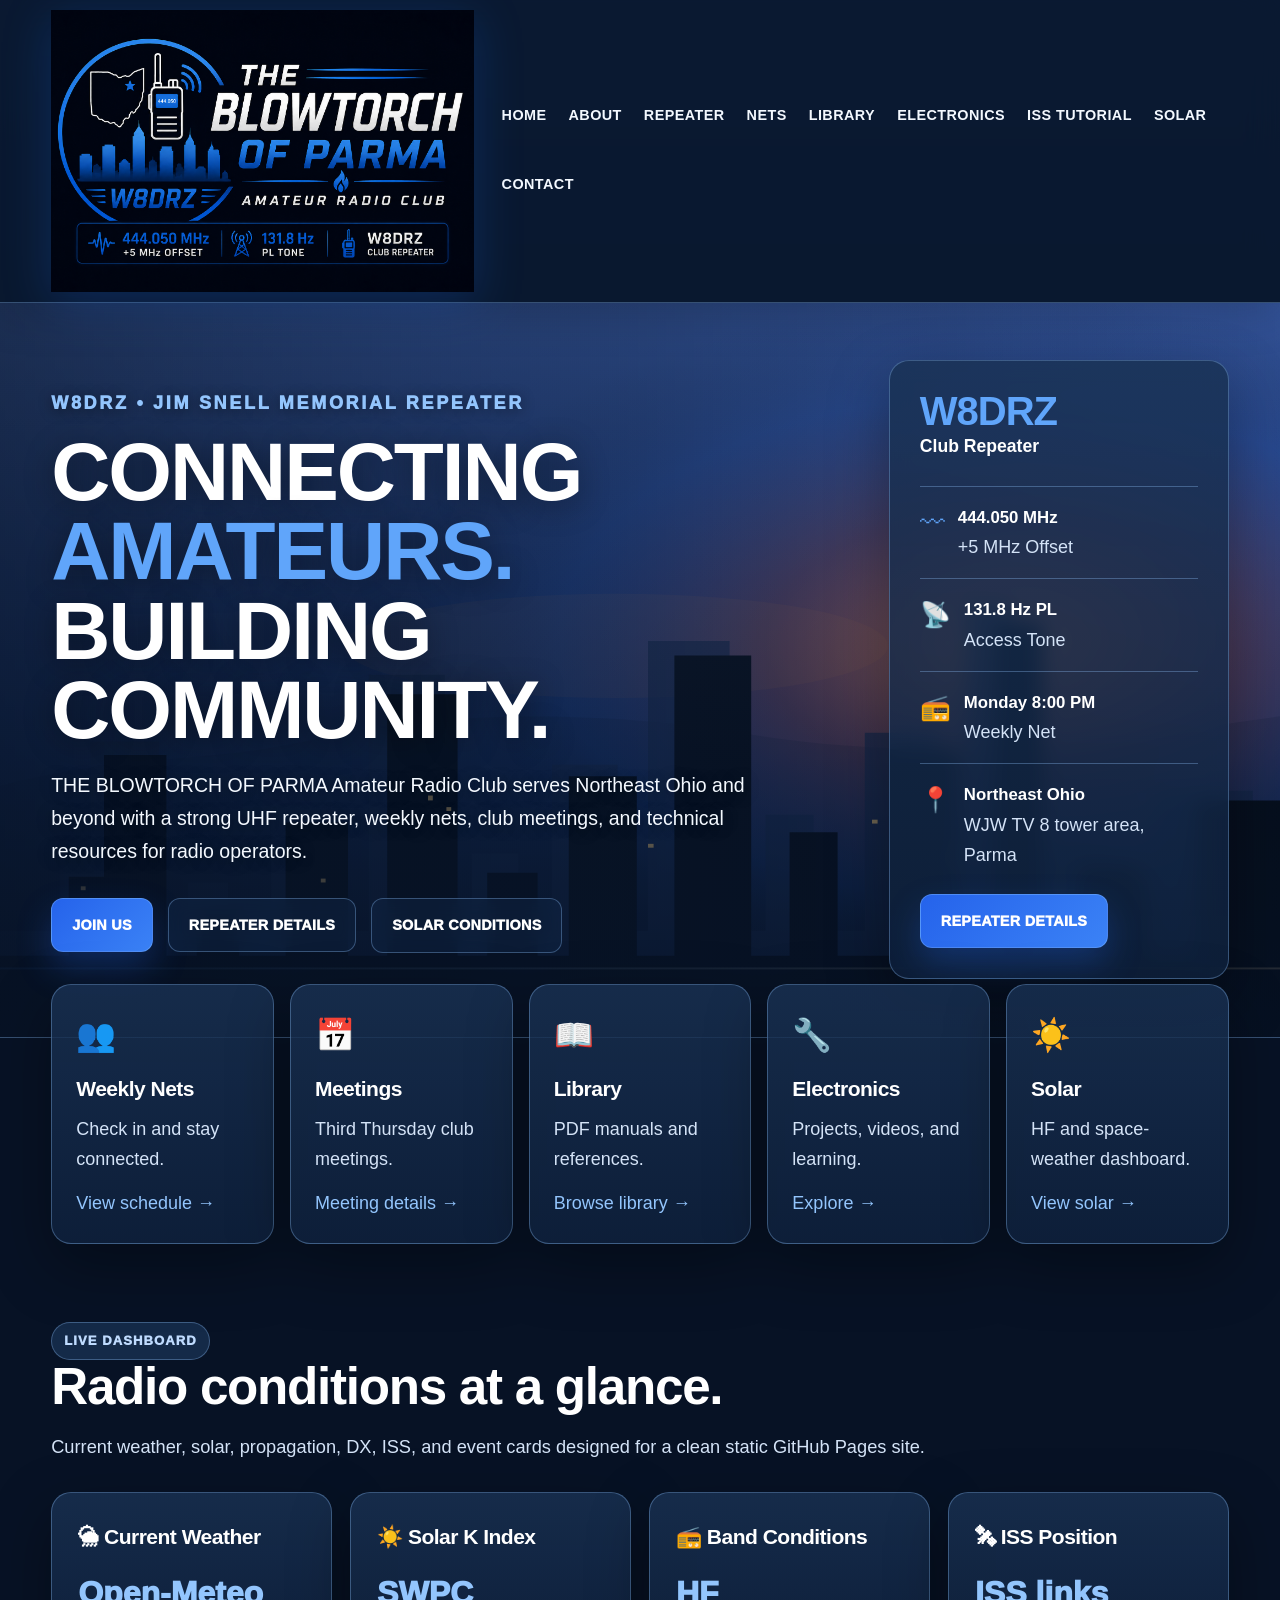
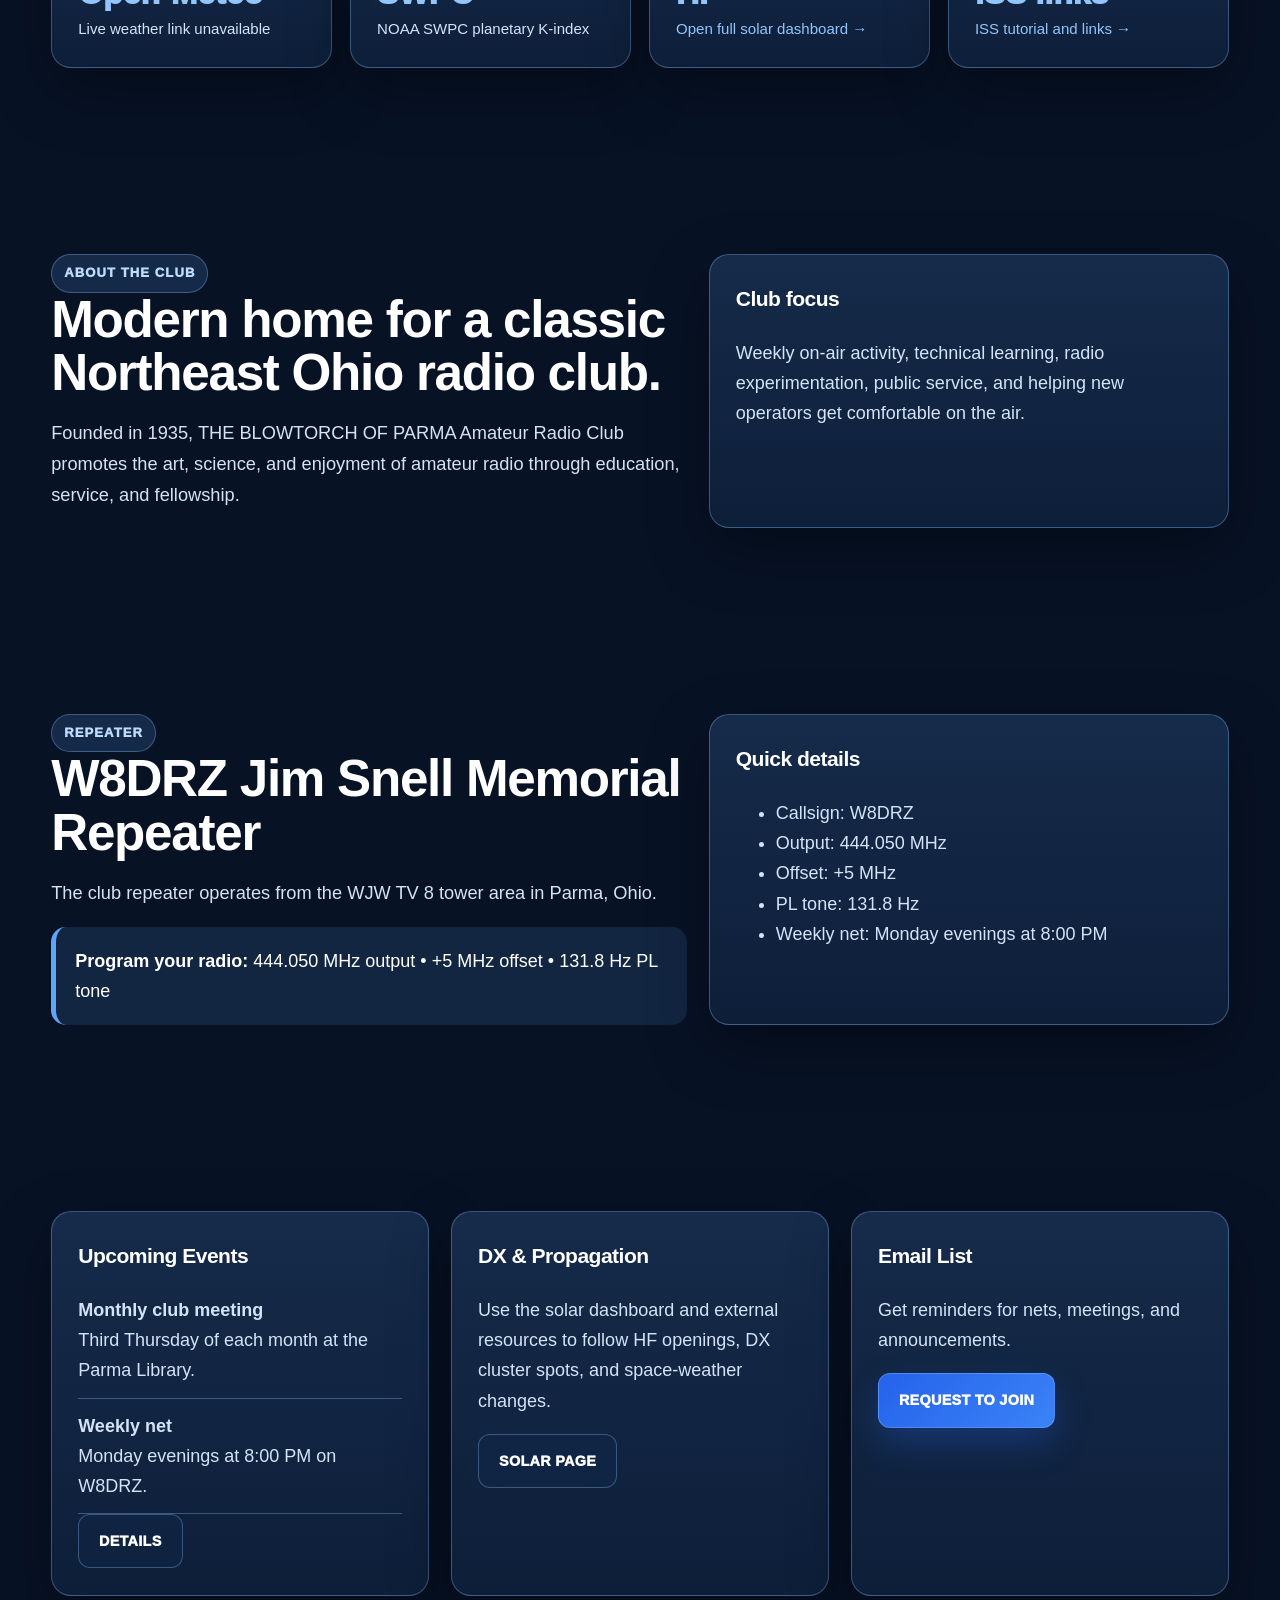
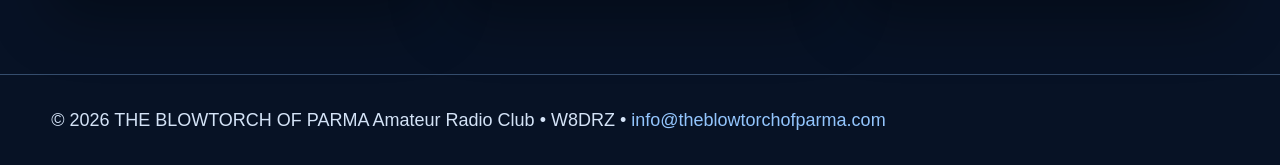
<file: index.html>
<!doctype html><html lang="en"><head><meta charset="utf-8"><meta name="viewport" content="width=device-width,initial-scale=1"><title>THE BLOWTORCH OF PARMA | W8DRZ</title><link rel="stylesheet" href="assets/styles.css"></head><body><header class="topbar"><div class="wrap nav"><a class="brand-logo" href="index.html"><img src="assets/tbop-logo.png" alt="THE BLOWTORCH OF PARMA Amateur Radio Club W8DRZ"></a><nav class="links"><a href="index.html">Home</a><a href="index.html#about">About</a><a href="index.html#repeater">Repeater</a><a href="nets.html">Nets</a><a href="library.html">Library</a><a href="electronics.html">Electronics</a><a href="iss.html">ISS Tutorial</a><a href="solar.html">Solar</a><a href="contact.html">Contact</a></nav></div></header><main>
<section class="hero"><div class="wrap hero-grid"><div><div class="eyebrow">W8DRZ • Jim Snell Memorial Repeater</div><h1>Connecting <span>amateurs.</span> Building community.</h1><p>THE BLOWTORCH OF PARMA Amateur Radio Club serves Northeast Ohio and beyond with a strong UHF repeater, weekly nets, club meetings, and technical resources for radio operators.</p><div class="cta"><a class="btn primary" href="contact.html">Join Us</a><a class="btn ghost" href="#repeater">Repeater Details</a><a class="btn ghost" href="solar.html">Solar Conditions</a></div></div><aside class="repeater-card"><h2>W8DRZ</h2><strong>Club Repeater</strong><div class="freq-list"><div class="freq-item"><span class="icon">〰</span><div><b>444.050 MHz</b><br><span>+5 MHz Offset</span></div></div><div class="freq-item"><span class="icon">📡</span><div><b>131.8 Hz PL</b><br><span>Access Tone</span></div></div><div class="freq-item"><span class="icon">📻</span><div><b>Monday 8:00 PM</b><br><span>Weekly Net</span></div></div><div class="freq-item"><span class="icon">📍</span><div><b>Northeast Ohio</b><br><span>WJW TV 8 tower area, Parma</span></div></div></div><a class="btn primary" href="#repeater">Repeater Details</a></aside></div></section>
<section class="quick"><div class="wrap quick-grid"><article class="card"><div class="feature-icon">👥</div><h3>Weekly Nets</h3><p>Check in and stay connected.</p><a href="nets.html">View schedule →</a></article><article class="card"><div class="feature-icon">📅</div><h3>Meetings</h3><p>Third Thursday club meetings.</p><a href="contact.html">Meeting details →</a></article><article class="card"><div class="feature-icon">📖</div><h3>Library</h3><p>PDF manuals and references.</p><a href="library.html">Browse library →</a></article><article class="card"><div class="feature-icon">🔧</div><h3>Electronics</h3><p>Projects, videos, and learning.</p><a href="electronics.html">Explore →</a></article><article class="card"><div class="feature-icon">☀️</div><h3>Solar</h3><p>HF and space-weather dashboard.</p><a href="solar.html">View solar →</a></article></div></section>
<section class="section" id="live"><div class="wrap"><span class="badge">Live dashboard</span><h2>Radio conditions at a glance.</h2><p class="lead">Current weather, solar, propagation, DX, ISS, and event cards designed for a clean static GitHub Pages site.</p><div class="widget-grid"><article class="card"><h3>🌦 Current Weather</h3><div class="widget-value" id="weatherTemp">Loading</div><div class="widget-label" id="weatherMore">Parma, Ohio</div></article><article class="card"><h3>☀️ Solar K Index</h3><div class="widget-value" id="kindex">Loading</div><div class="widget-label">NOAA SWPC planetary K-index</div></article><article class="card"><h3>📻 Band Conditions</h3><div class="widget-value">HF</div><div class="widget-label"><a href="solar.html">Open full solar dashboard →</a></div></article><article class="card"><h3>🛰 ISS Position</h3><div class="widget-value" id="issPos">Loading</div><div class="widget-label"><a href="iss.html">ISS tutorial and links →</a></div></article></div></div></section>
<section class="section" id="about"><div class="wrap grid two"><div><span class="badge">About the Club</span><h2>Modern home for a classic Northeast Ohio radio club.</h2><p class="lead">Founded in 1935, THE BLOWTORCH OF PARMA Amateur Radio Club promotes the art, science, and enjoyment of amateur radio through education, service, and fellowship.</p></div><div class="card"><h3>Club focus</h3><p>Weekly on-air activity, technical learning, radio experimentation, public service, and helping new operators get comfortable on the air.</p></div></div></section>
<section class="section" id="repeater"><div class="wrap grid two"><div><span class="badge">Repeater</span><h2>W8DRZ Jim Snell Memorial Repeater</h2><p class="lead">The club repeater operates from the WJW TV 8 tower area in Parma, Ohio.</p><div class="notice"><b>Program your radio:</b> 444.050 MHz output • +5 MHz offset • 131.8 Hz PL tone</div></div><div class="card"><h3>Quick details</h3><ul><li>Callsign: W8DRZ</li><li>Output: 444.050 MHz</li><li>Offset: +5 MHz</li><li>PL tone: 131.8 Hz</li><li>Weekly net: Monday evenings at 8:00 PM</li></ul></div></div></section>
<section class="section"><div class="wrap grid"><article class="card"><h3>Upcoming Events</h3><ul class="mini-list"><li><b>Monthly club meeting</b><br>Third Thursday of each month at the Parma Library.</li><li><b>Weekly net</b><br>Monday evenings at 8:00 PM on W8DRZ.</li></ul><a class="btn ghost" href="contact.html">Details</a></article><article class="card"><h3>DX & Propagation</h3><p>Use the solar dashboard and external resources to follow HF openings, DX cluster spots, and space-weather changes.</p><a class="btn ghost" href="solar.html">Solar page</a></article><article class="card"><h3>Email List</h3><p>Get reminders for nets, meetings, and announcements.</p><a class="btn primary" href="mailto:info@theblowtorchofparma.com?subject=TBOP%20Email%20List">Request to Join</a></article></div></section></main><footer class="footer"><div class="wrap">© 2026 THE BLOWTORCH OF PARMA Amateur Radio Club • W8DRZ • <a href="mailto:info@theblowtorchofparma.com">info@theblowtorchofparma.com</a></div></footer><script src="assets/site.js"></script></body></html>
</file>
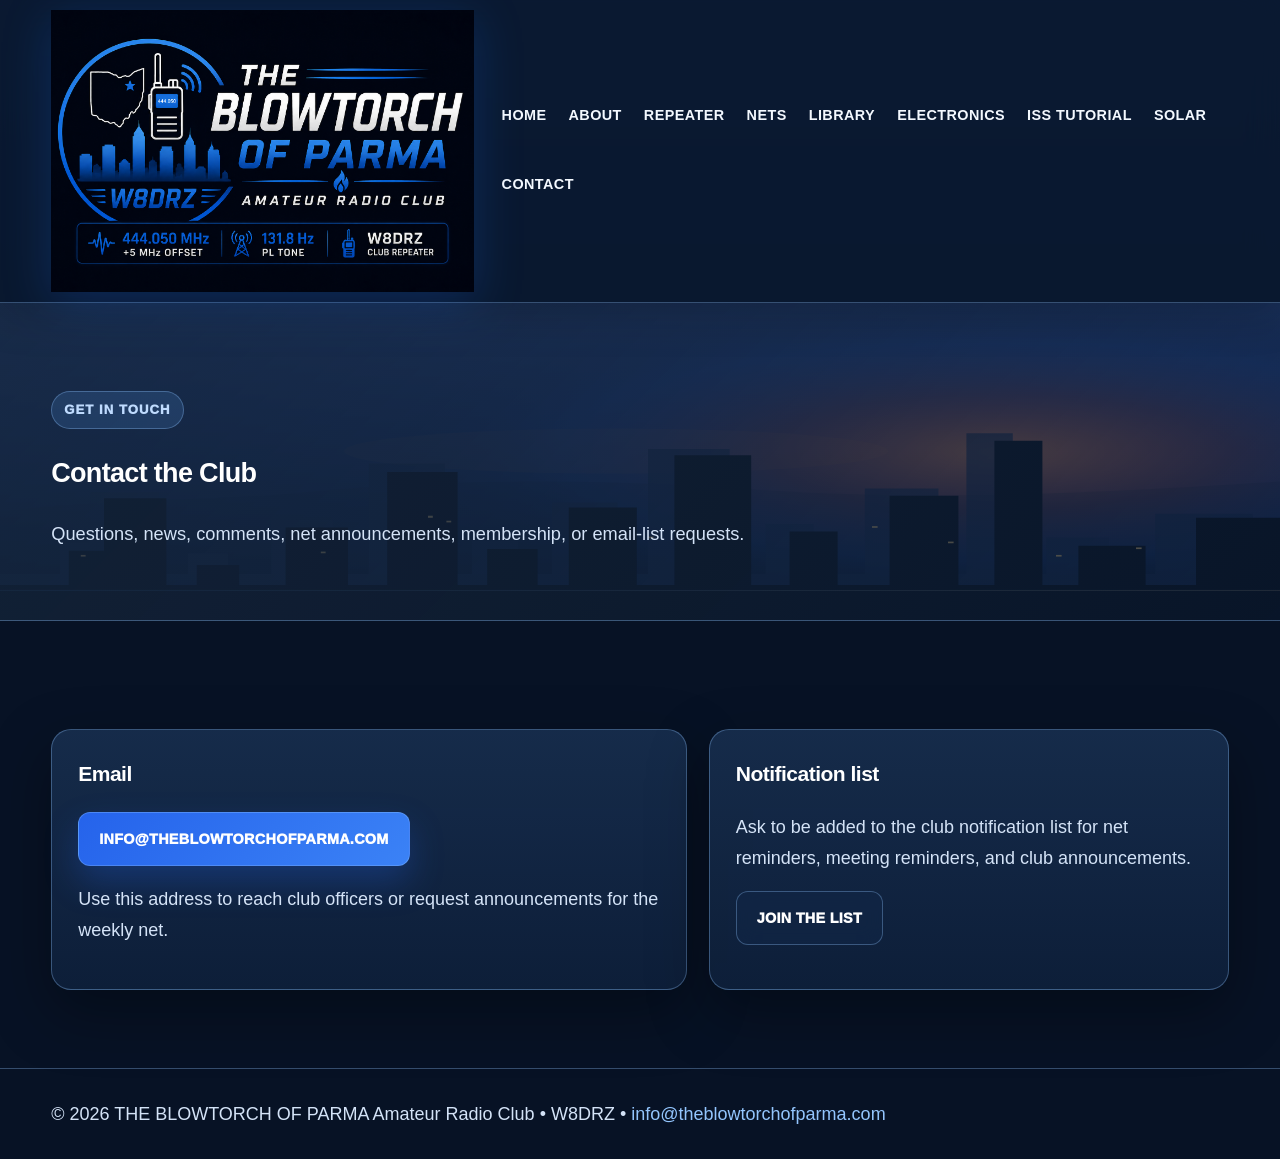
<file: contact.html>
<!doctype html><html lang="en"><head><meta charset="utf-8"><meta name="viewport" content="width=device-width,initial-scale=1"><title>Contact | TBOP</title><link rel="stylesheet" href="assets/styles.css"></head><body><header class="topbar"><div class="wrap nav"><a class="brand-logo" href="index.html"><img src="assets/tbop-logo.png" alt="THE BLOWTORCH OF PARMA Amateur Radio Club W8DRZ"></a><nav class="links"><a href="index.html">Home</a><a href="index.html#about">About</a><a href="index.html#repeater">Repeater</a><a href="nets.html">Nets</a><a href="library.html">Library</a><a href="electronics.html">Electronics</a><a href="iss.html">ISS Tutorial</a><a href="solar.html">Solar</a><a href="contact.html">Contact</a></nav></div></header><main><section class="page-hero"><div class="wrap"><span class="badge">Get in Touch</span><h1>Contact the Club</h1><p class="lead">Questions, news, comments, net announcements, membership, or email-list requests.</p></div></section><section class="section"><div class="wrap grid two"><div class="card"><h3>Email</h3><p><a class="btn primary" href="mailto:info@theblowtorchofparma.com">info@theblowtorchofparma.com</a></p><p>Use this address to reach club officers or request announcements for the weekly net.</p></div><div class="card"><h3>Notification list</h3><p>Ask to be added to the club notification list for net reminders, meeting reminders, and club announcements.</p><a class="btn ghost" href="mailto:info@theblowtorchofparma.com?subject=Add%20me%20to%20the%20TBOP%20Notification%20List">Join the list</a></div></div></section></main><footer class="footer"><div class="wrap">© 2026 THE BLOWTORCH OF PARMA Amateur Radio Club • W8DRZ • <a href="mailto:info@theblowtorchofparma.com">info@theblowtorchofparma.com</a></div></footer></body></html>
</file>
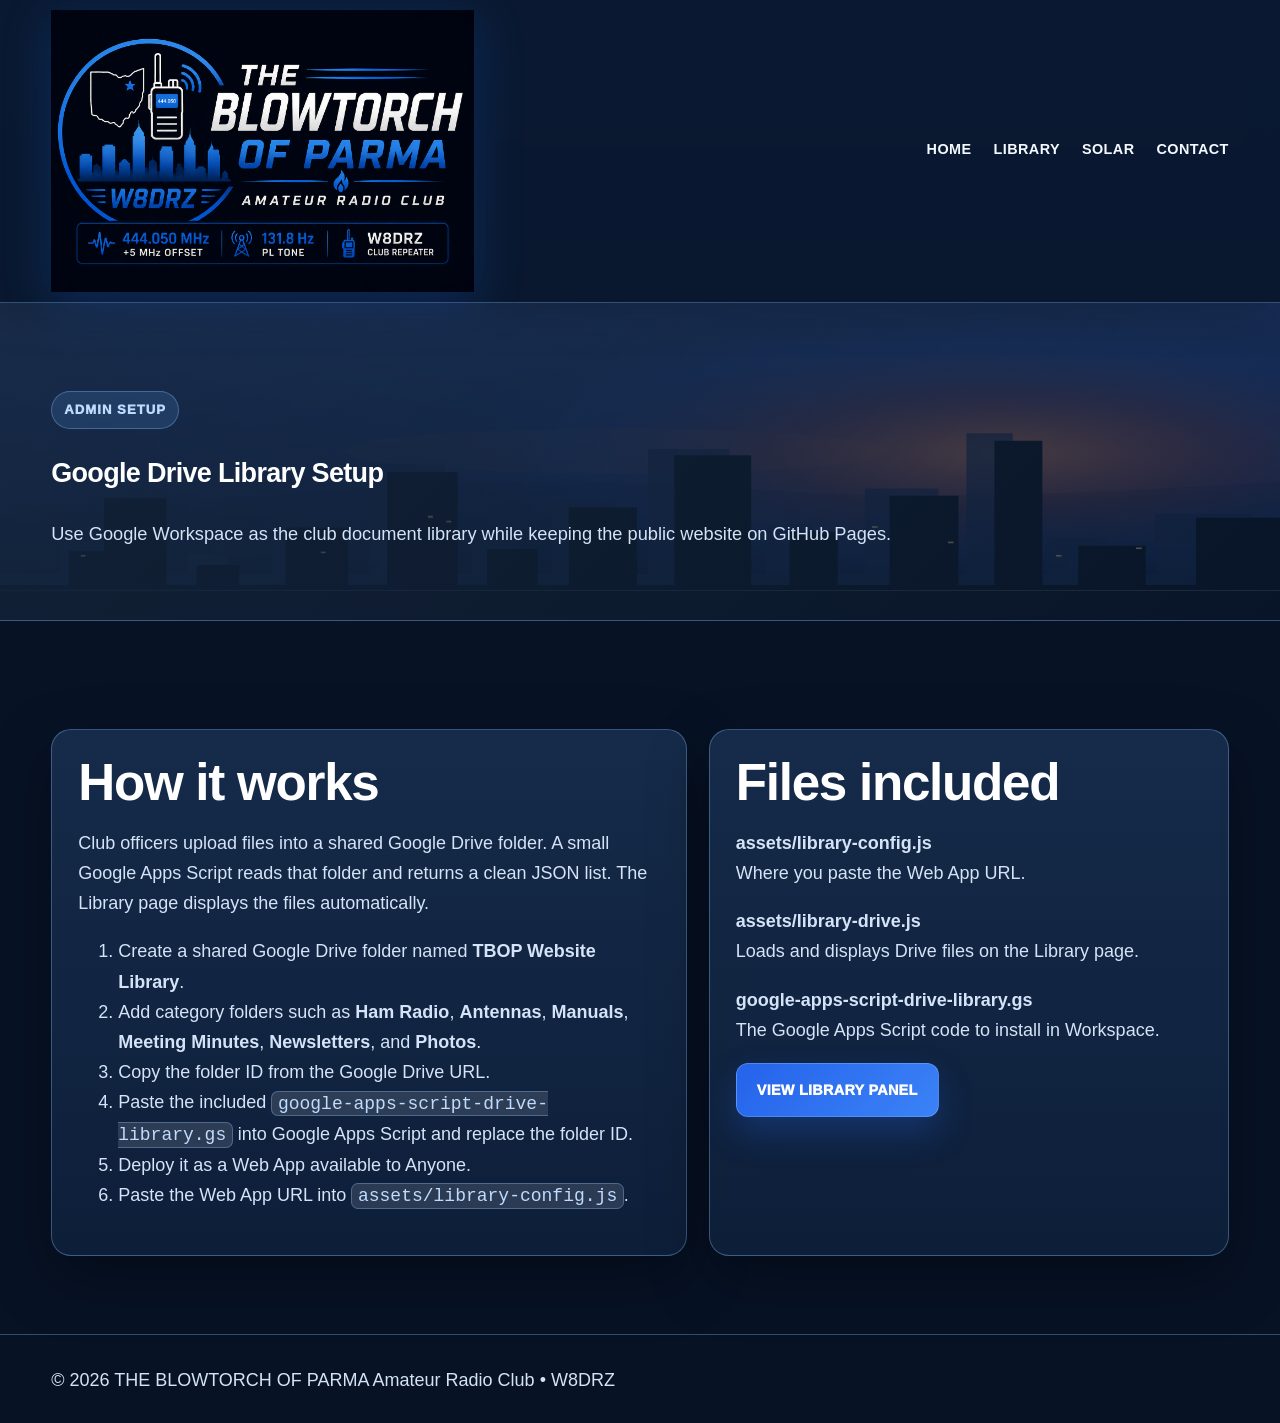
<file: drive-setup.html>
<!doctype html><html lang="en"><head><meta charset="utf-8"><meta name="viewport" content="width=device-width,initial-scale=1"><title>Google Drive Library Setup | TBOP</title><link rel="stylesheet" href="assets/styles.css"></head><body><header class="topbar"><div class="wrap nav"><a class="brand-logo" href="index.html"><img src="assets/tbop-logo.png" alt="THE BLOWTORCH OF PARMA"></a><nav class="links"><a href="index.html">Home</a><a href="library.html">Library</a><a href="solar.html">Solar</a><a href="contact.html">Contact</a></nav></div></header><main><section class="page-hero"><div class="wrap"><span class="badge">Admin Setup</span><h1>Google Drive Library Setup</h1><p class="lead">Use Google Workspace as the club document library while keeping the public website on GitHub Pages.</p></div></section><section class="section"><div class="wrap grid two"><div class="card"><h2>How it works</h2><p>Club officers upload files into a shared Google Drive folder. A small Google Apps Script reads that folder and returns a clean JSON list. The Library page displays the files automatically.</p><ol><li>Create a shared Google Drive folder named <strong>TBOP Website Library</strong>.</li><li>Add category folders such as <strong>Ham Radio</strong>, <strong>Antennas</strong>, <strong>Manuals</strong>, <strong>Meeting Minutes</strong>, <strong>Newsletters</strong>, and <strong>Photos</strong>.</li><li>Copy the folder ID from the Google Drive URL.</li><li>Paste the included <code>google-apps-script-drive-library.gs</code> into Google Apps Script and replace the folder ID.</li><li>Deploy it as a Web App available to Anyone.</li><li>Paste the Web App URL into <code>assets/library-config.js</code>.</li></ol></div><div class="card"><h2>Files included</h2><p><strong>assets/library-config.js</strong><br>Where you paste the Web App URL.</p><p><strong>assets/library-drive.js</strong><br>Loads and displays Drive files on the Library page.</p><p><strong>google-apps-script-drive-library.gs</strong><br>The Google Apps Script code to install in Workspace.</p><a class="btn primary" href="library.html#drive-library">View Library Panel</a></div></div></section></main><footer class="footer"><div class="wrap">© 2026 THE BLOWTORCH OF PARMA Amateur Radio Club • W8DRZ</div></footer></body></html>
</file>
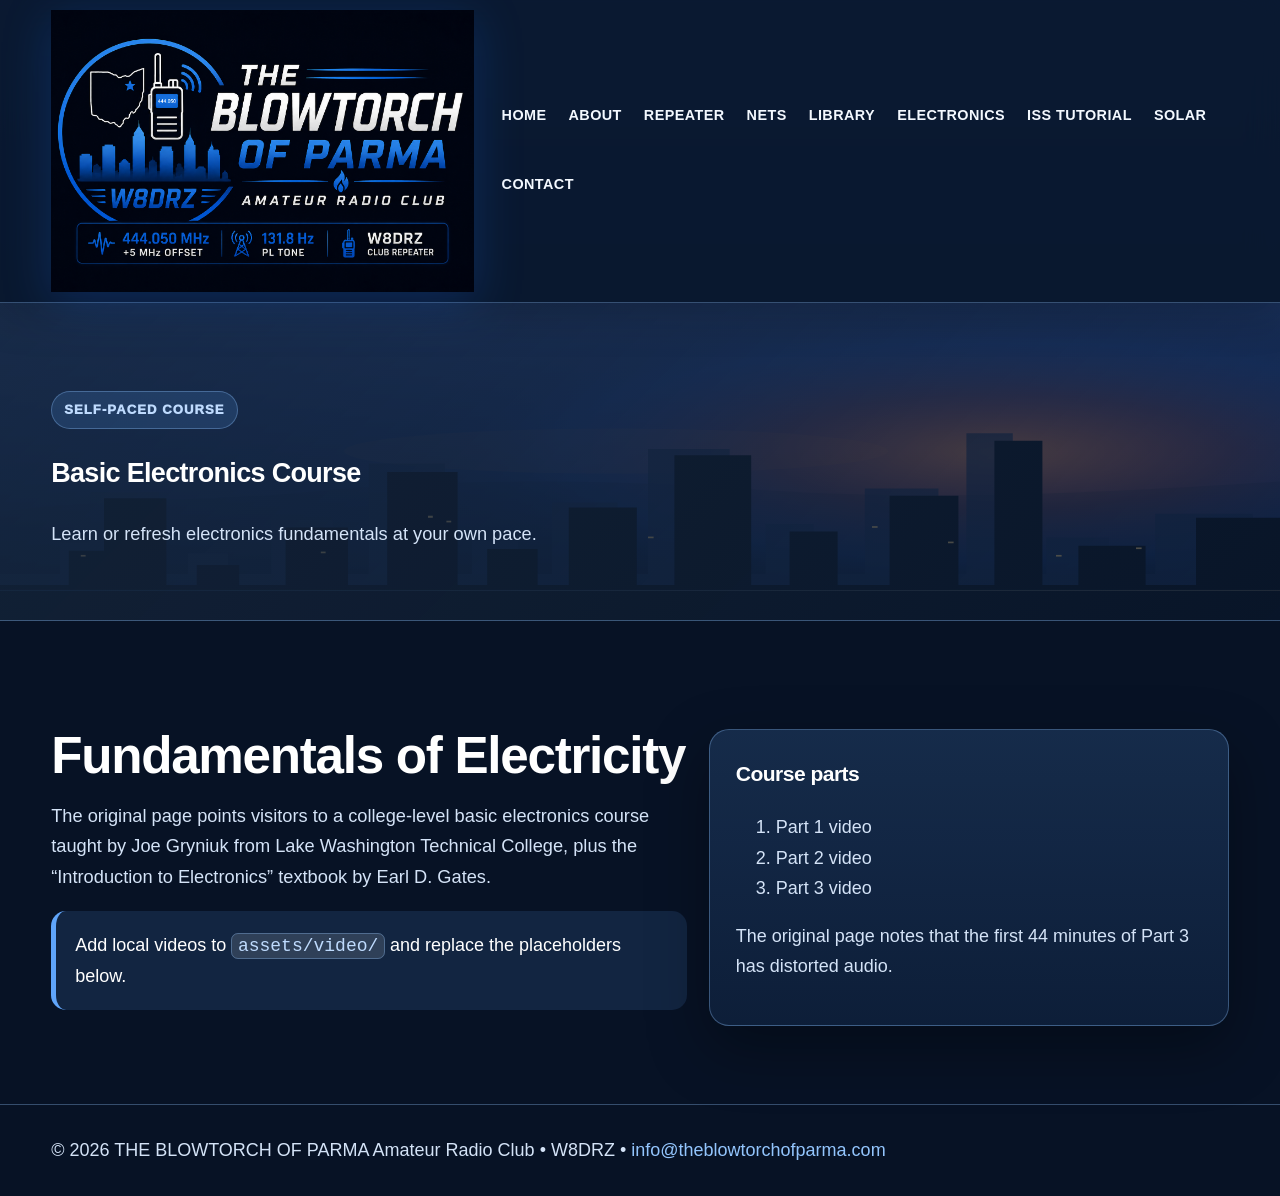
<file: electronics.html>
<!doctype html><html lang="en"><head><meta charset="utf-8"><meta name="viewport" content="width=device-width,initial-scale=1"><title>Basic Electronics Course | TBOP</title><link rel="stylesheet" href="assets/styles.css"></head><body><header class="topbar"><div class="wrap nav"><a class="brand-logo" href="index.html"><img src="assets/tbop-logo.png" alt="THE BLOWTORCH OF PARMA Amateur Radio Club W8DRZ"></a><nav class="links"><a href="index.html">Home</a><a href="index.html#about">About</a><a href="index.html#repeater">Repeater</a><a href="nets.html">Nets</a><a href="library.html">Library</a><a href="electronics.html">Electronics</a><a href="iss.html">ISS Tutorial</a><a href="solar.html">Solar</a><a href="contact.html">Contact</a></nav></div></header><main><section class="page-hero"><div class="wrap"><span class="badge">Self-paced Course</span><h1>Basic Electronics Course</h1><p class="lead">Learn or refresh electronics fundamentals at your own pace.</p></div></section><section class="section"><div class="wrap grid two"><div><h2>Fundamentals of Electricity</h2><p class="lead">The original page points visitors to a college-level basic electronics course taught by Joe Gryniuk from Lake Washington Technical College, plus the “Introduction to Electronics” textbook by Earl D. Gates.</p><div class="notice">Add local videos to <code>assets/video/</code> and replace the placeholders below.</div></div><div class="card"><h3>Course parts</h3><ol><li>Part 1 video</li><li>Part 2 video</li><li>Part 3 video</li></ol><p>The original page notes that the first 44 minutes of Part 3 has distorted audio.</p></div></div></section></main><footer class="footer"><div class="wrap">© 2026 THE BLOWTORCH OF PARMA Amateur Radio Club • W8DRZ • <a href="mailto:info@theblowtorchofparma.com">info@theblowtorchofparma.com</a></div></footer></body></html>
</file>
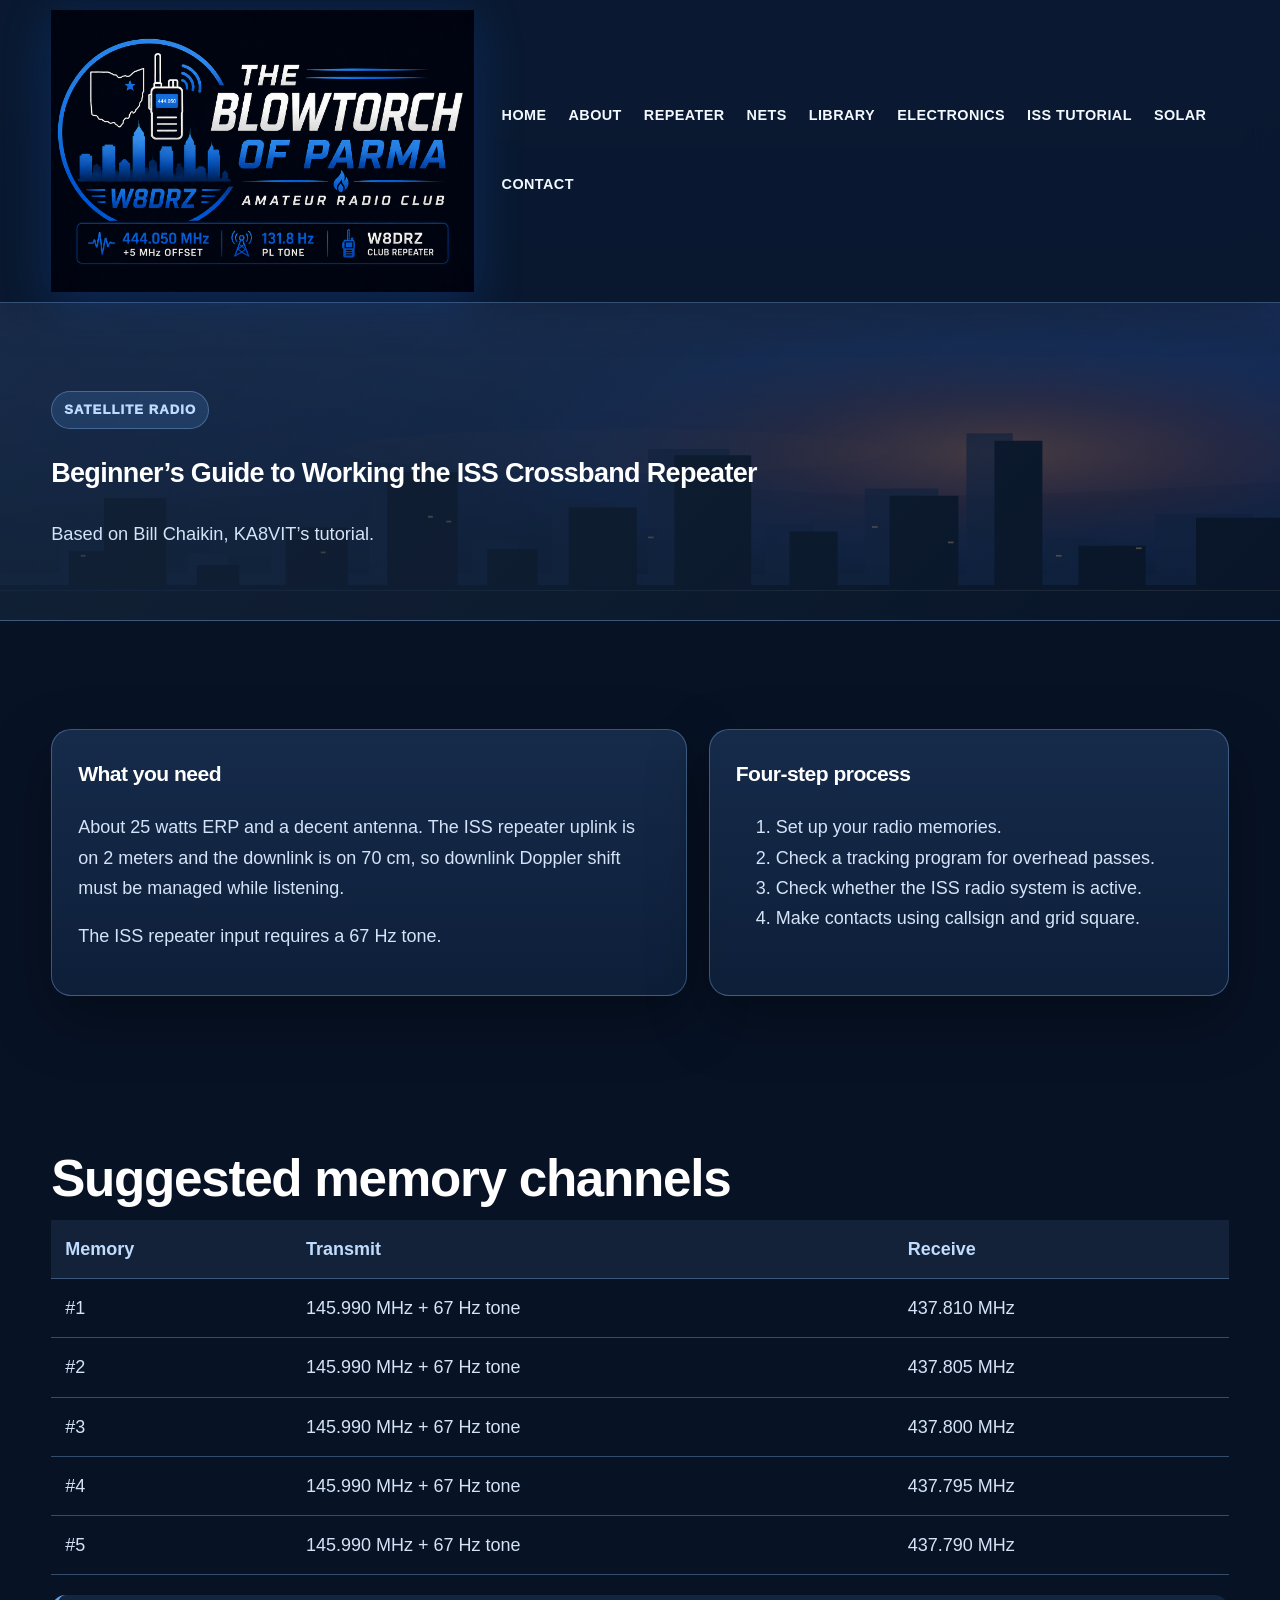
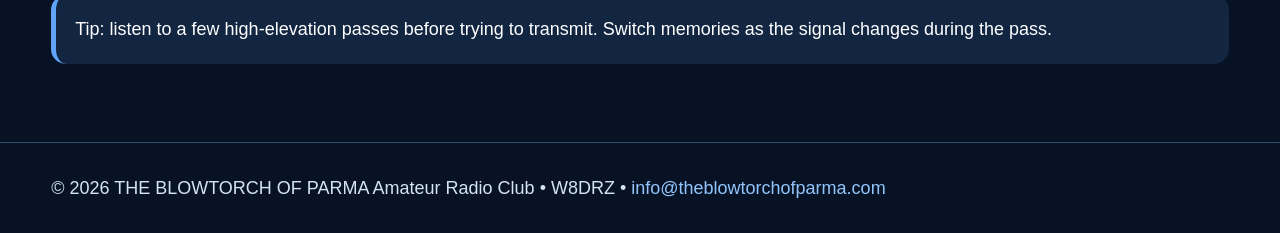
<file: iss.html>
<!doctype html><html lang="en"><head><meta charset="utf-8"><meta name="viewport" content="width=device-width,initial-scale=1"><title>ISS Crossband Repeater Tutorial | TBOP</title><link rel="stylesheet" href="assets/styles.css"></head><body><header class="topbar"><div class="wrap nav"><a class="brand-logo" href="index.html"><img src="assets/tbop-logo.png" alt="THE BLOWTORCH OF PARMA Amateur Radio Club W8DRZ"></a><nav class="links"><a href="index.html">Home</a><a href="index.html#about">About</a><a href="index.html#repeater">Repeater</a><a href="nets.html">Nets</a><a href="library.html">Library</a><a href="electronics.html">Electronics</a><a href="iss.html">ISS Tutorial</a><a href="solar.html">Solar</a><a href="contact.html">Contact</a></nav></div></header><main><section class="page-hero"><div class="wrap"><span class="badge">Satellite Radio</span><h1>Beginner’s Guide to Working the ISS Crossband Repeater</h1><p class="lead">Based on Bill Chaikin, KA8VIT’s tutorial.</p></div></section><section class="section"><div class="wrap grid two"><div class="card"><h3>What you need</h3><p>About 25 watts ERP and a decent antenna. The ISS repeater uplink is on 2 meters and the downlink is on 70 cm, so downlink Doppler shift must be managed while listening.</p><p>The ISS repeater input requires a 67 Hz tone.</p></div><div class="card"><h3>Four-step process</h3><ol><li>Set up your radio memories.</li><li>Check a tracking program for overhead passes.</li><li>Check whether the ISS radio system is active.</li><li>Make contacts using callsign and grid square.</li></ol></div></div></section><section class="section"><div class="wrap"><h2>Suggested memory channels</h2><table class="table"><thead><tr><th>Memory</th><th>Transmit</th><th>Receive</th></tr></thead><tbody><tr><td>#1</td><td>145.990 MHz + 67 Hz tone</td><td>437.810 MHz</td></tr><tr><td>#2</td><td>145.990 MHz + 67 Hz tone</td><td>437.805 MHz</td></tr><tr><td>#3</td><td>145.990 MHz + 67 Hz tone</td><td>437.800 MHz</td></tr><tr><td>#4</td><td>145.990 MHz + 67 Hz tone</td><td>437.795 MHz</td></tr><tr><td>#5</td><td>145.990 MHz + 67 Hz tone</td><td>437.790 MHz</td></tr></tbody></table><div class="notice" style="margin-top:20px">Tip: listen to a few high-elevation passes before trying to transmit. Switch memories as the signal changes during the pass.</div></div></section></main><footer class="footer"><div class="wrap">© 2026 THE BLOWTORCH OF PARMA Amateur Radio Club • W8DRZ • <a href="mailto:info@theblowtorchofparma.com">info@theblowtorchofparma.com</a></div></footer></body></html>
</file>
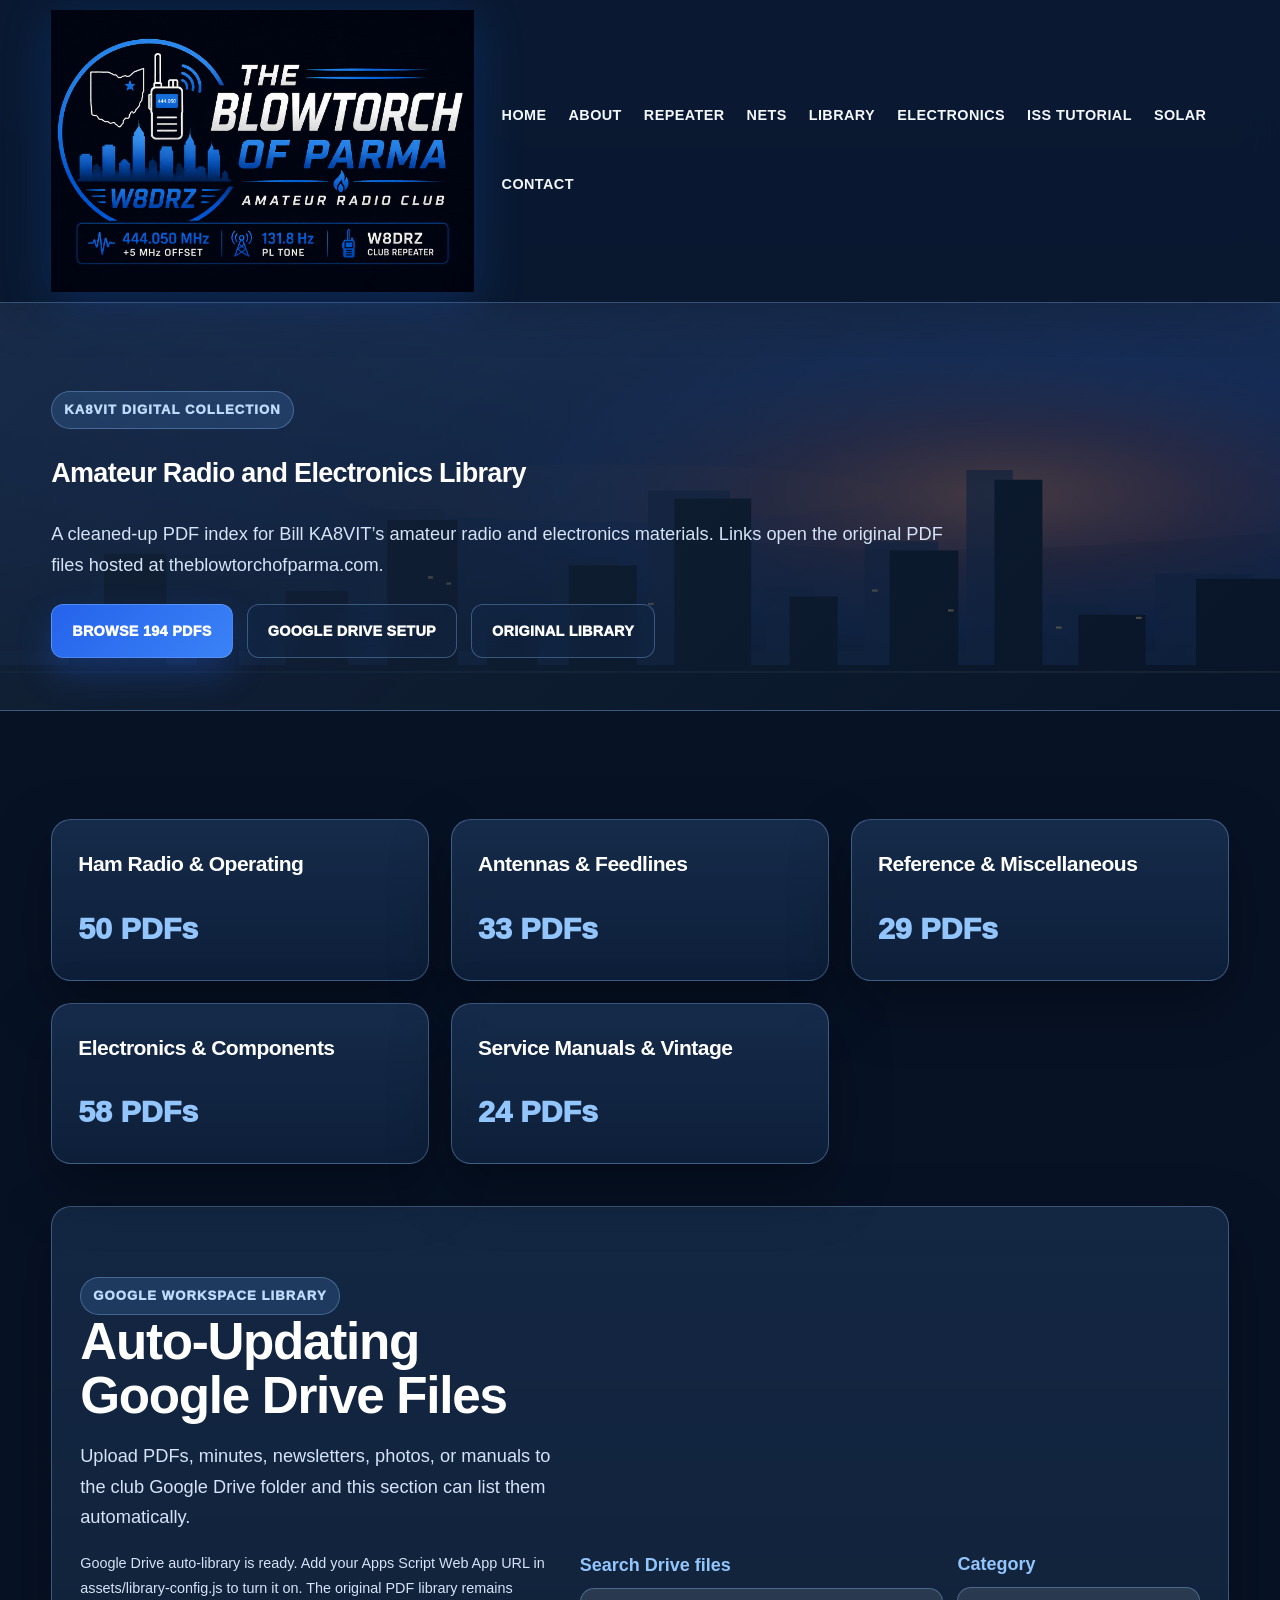
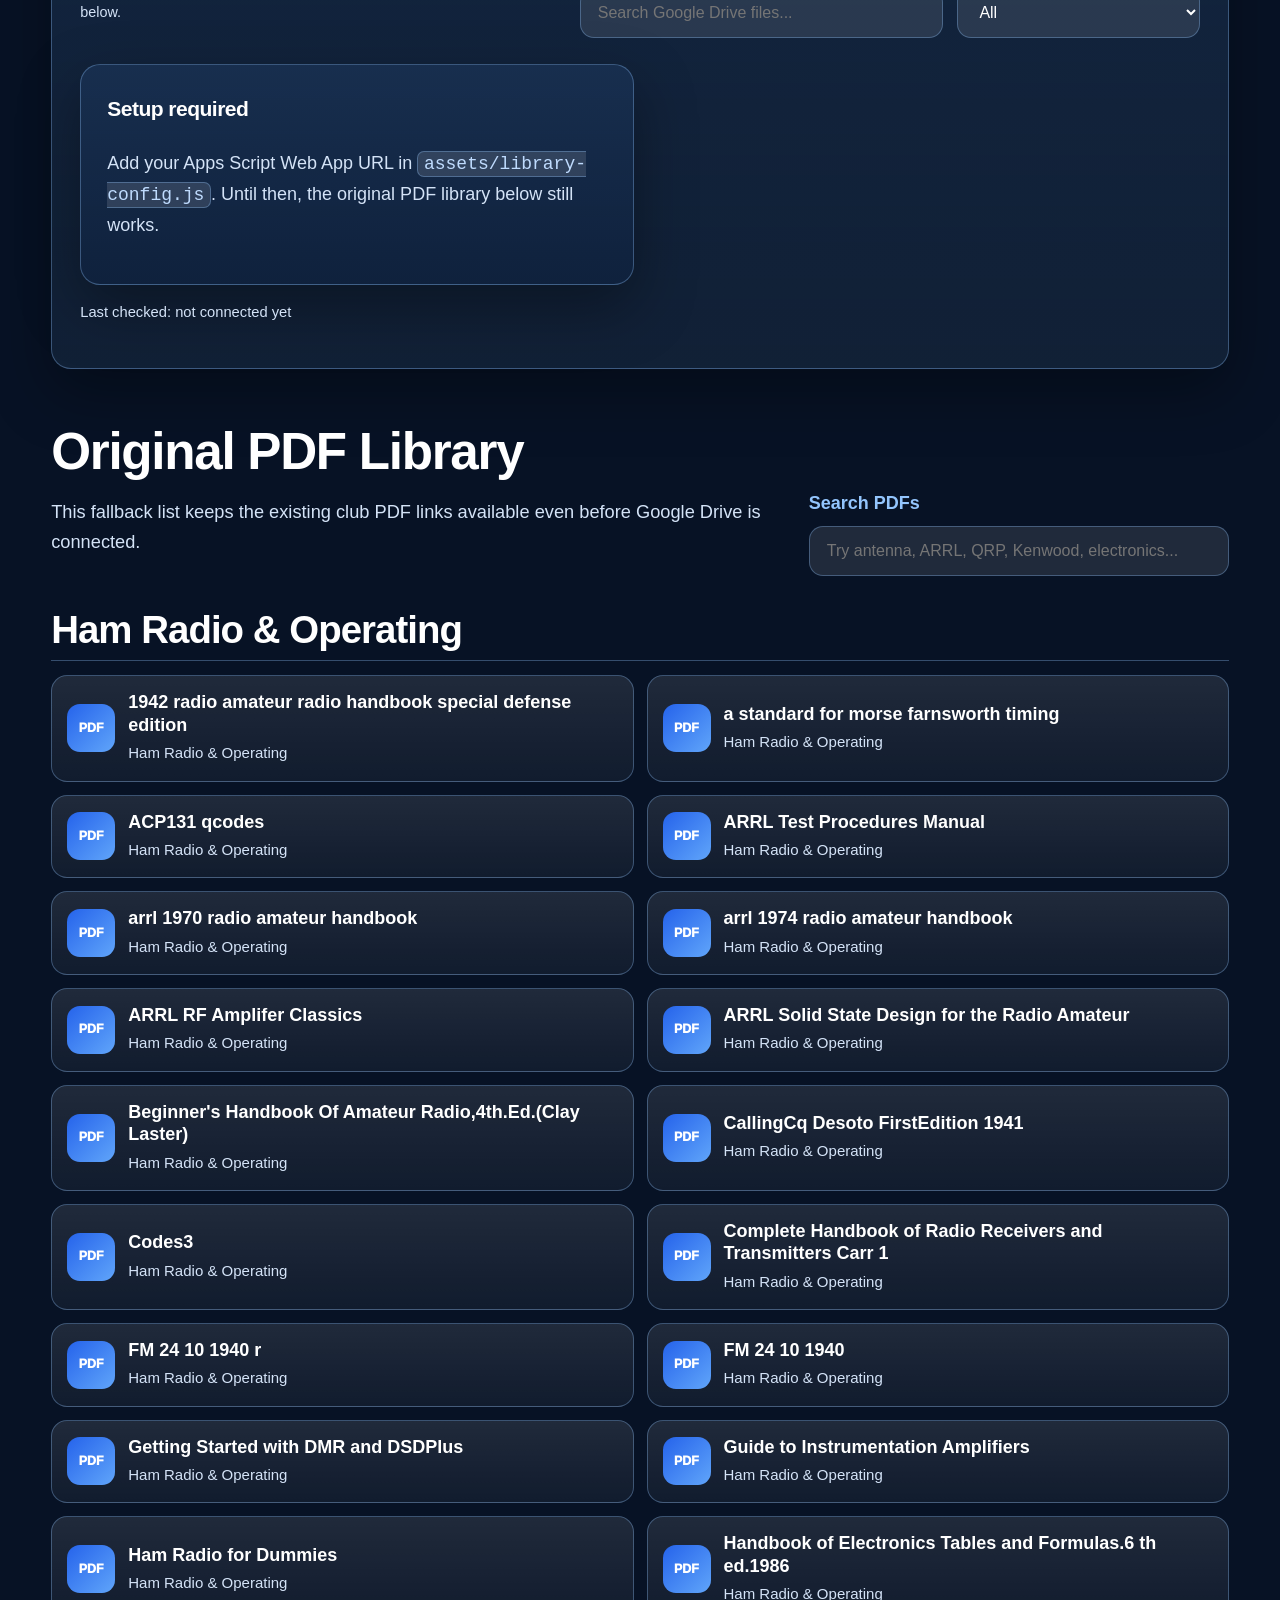
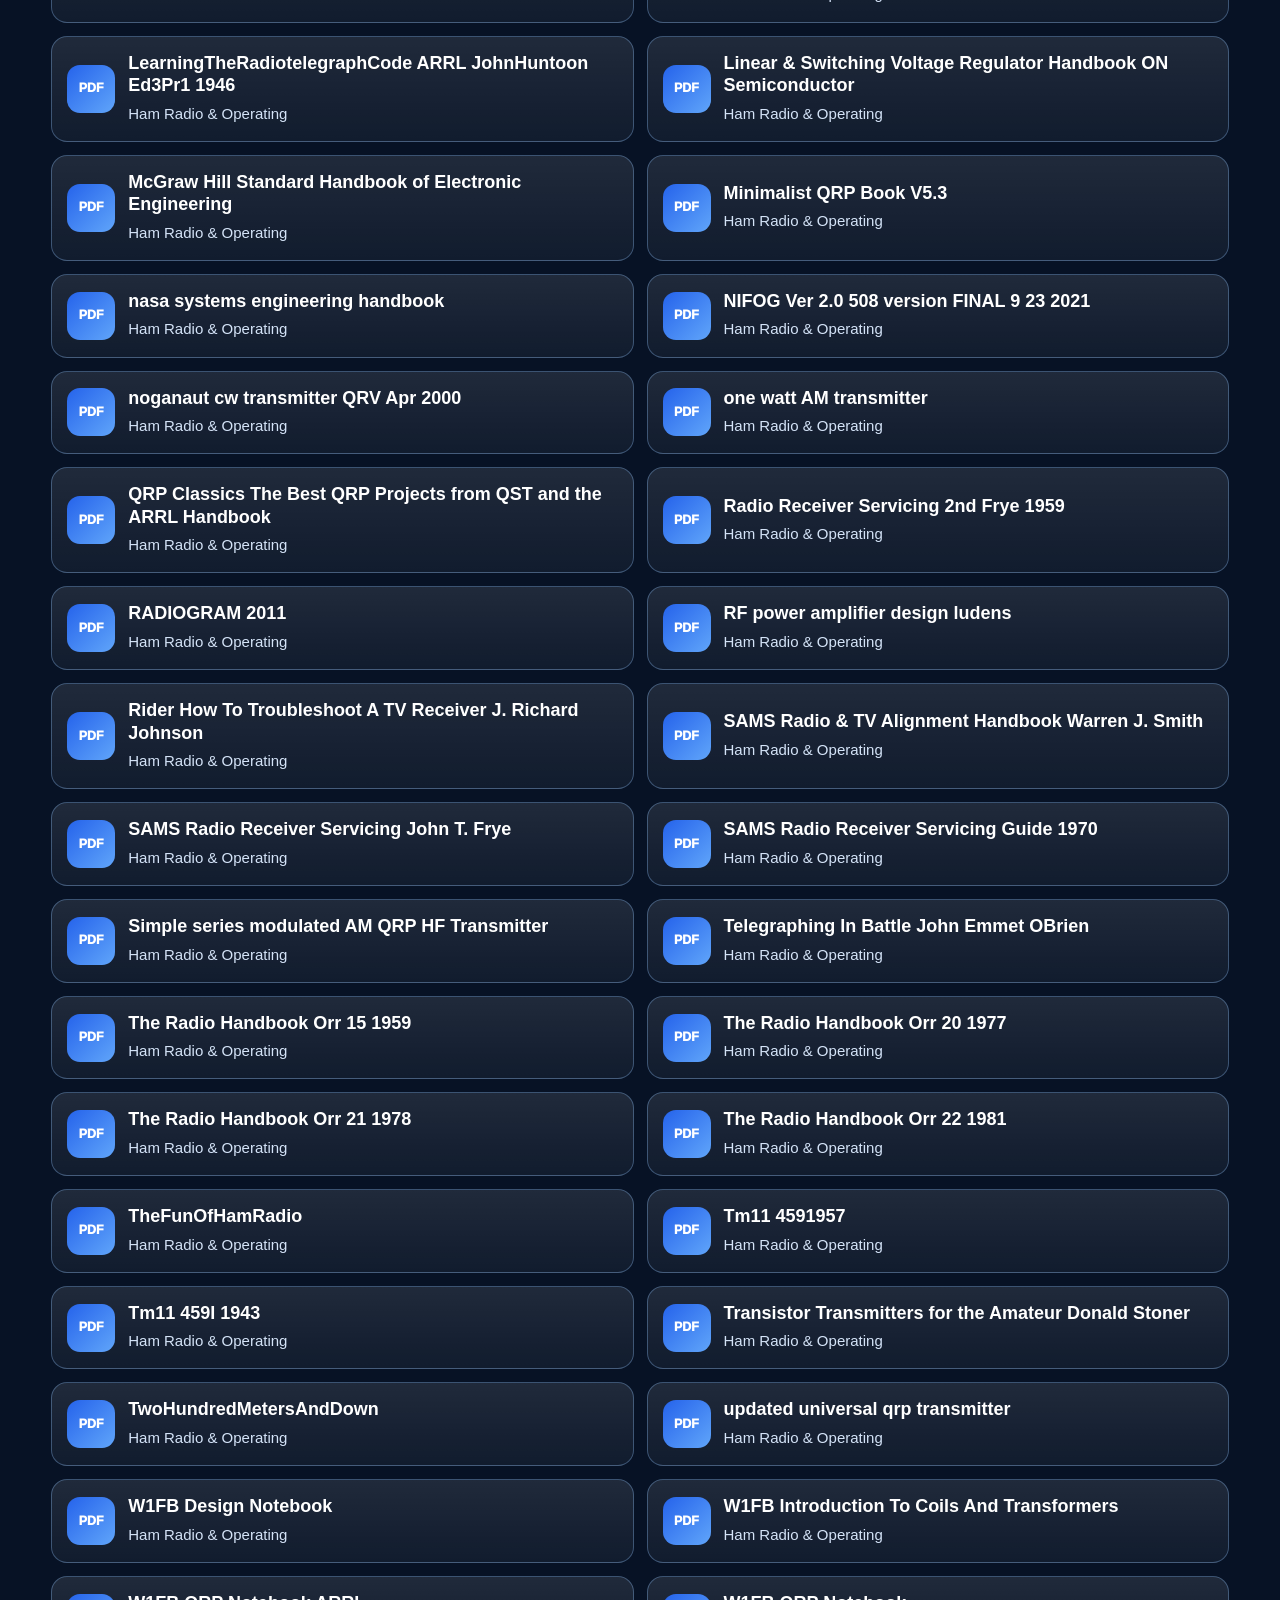
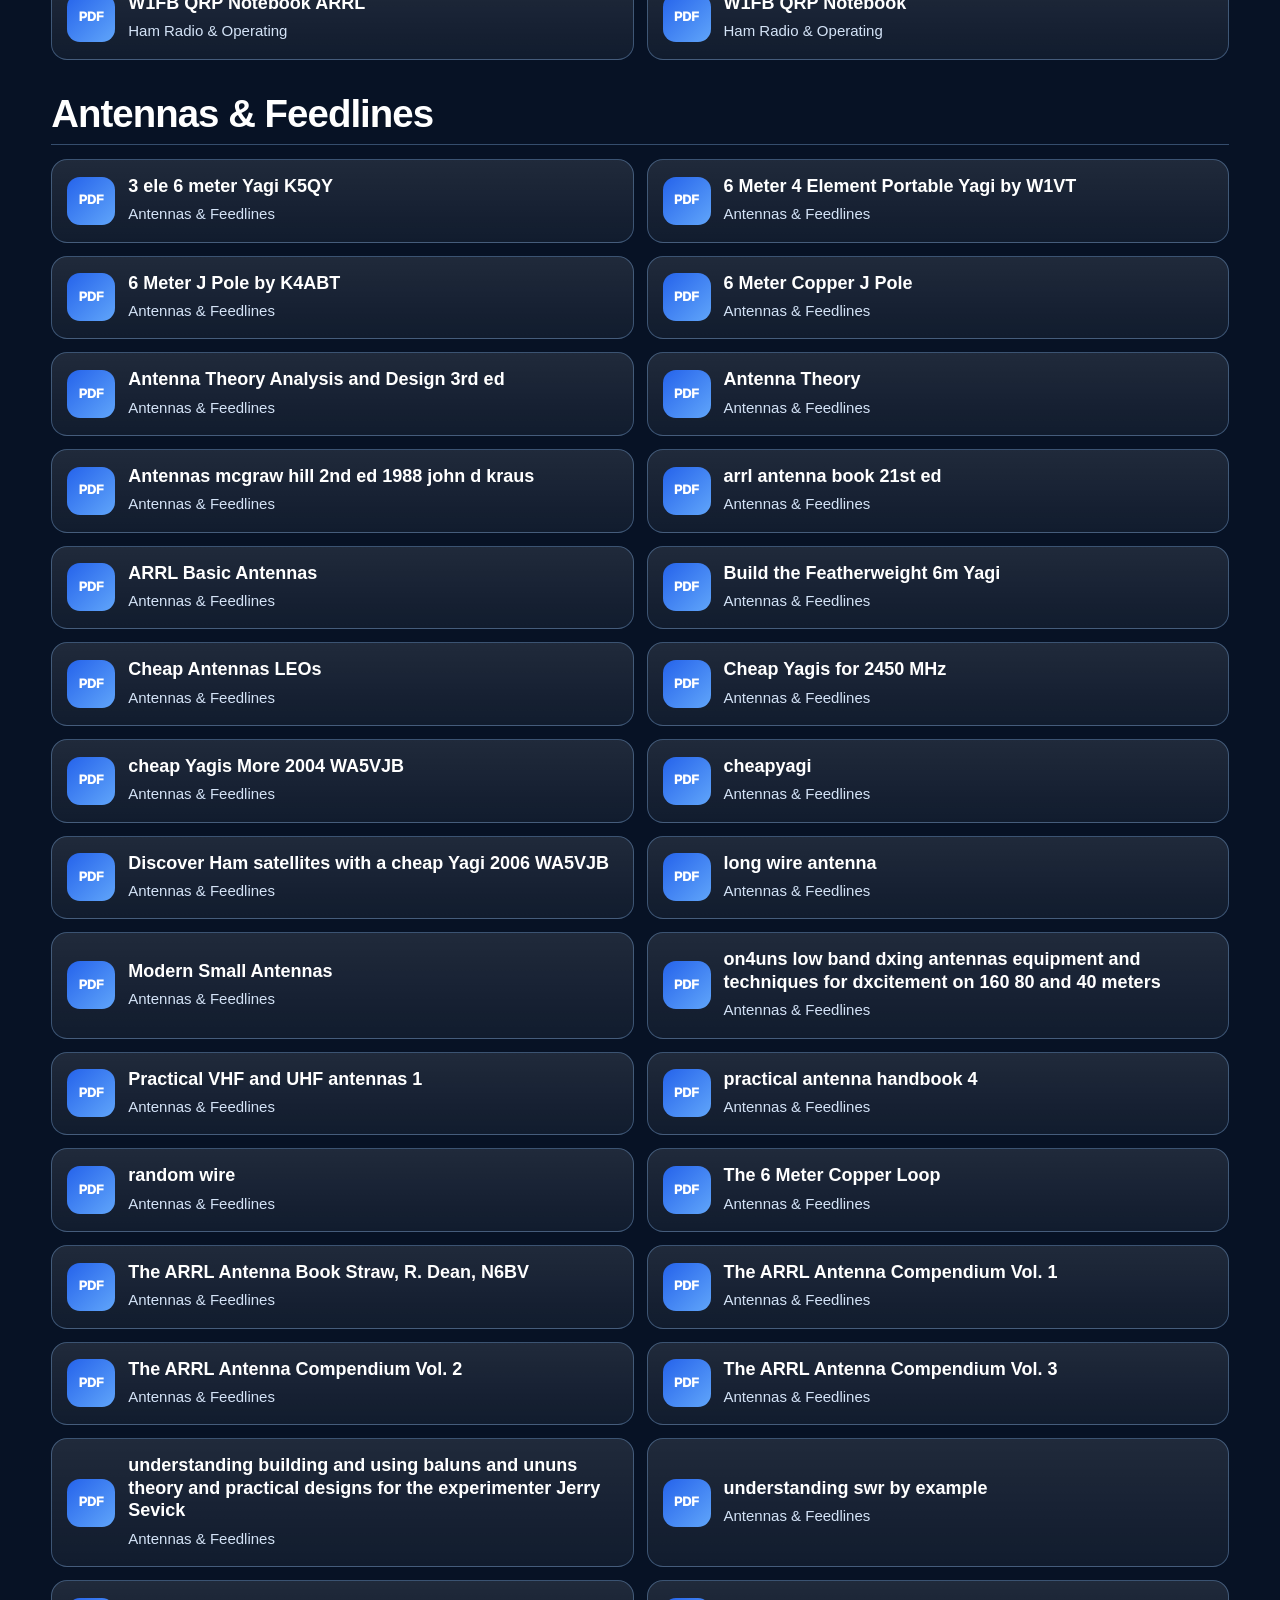
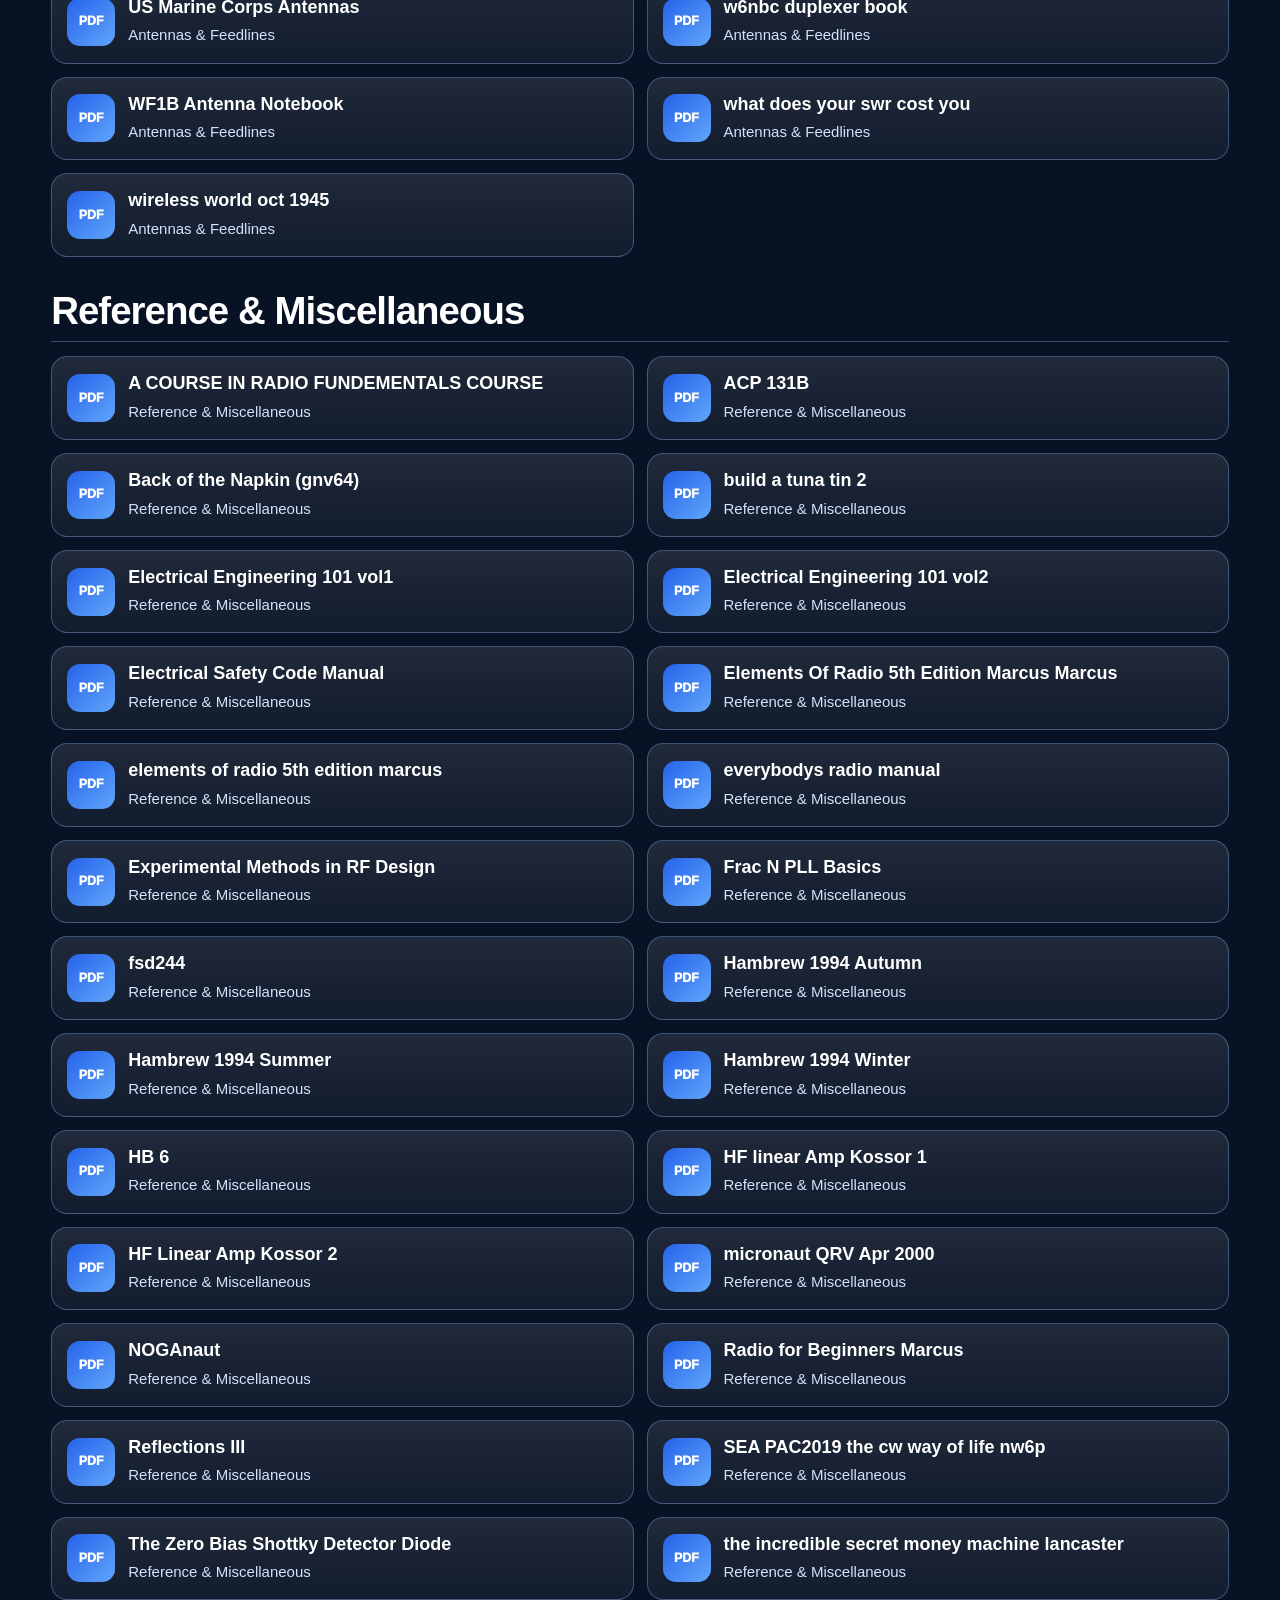
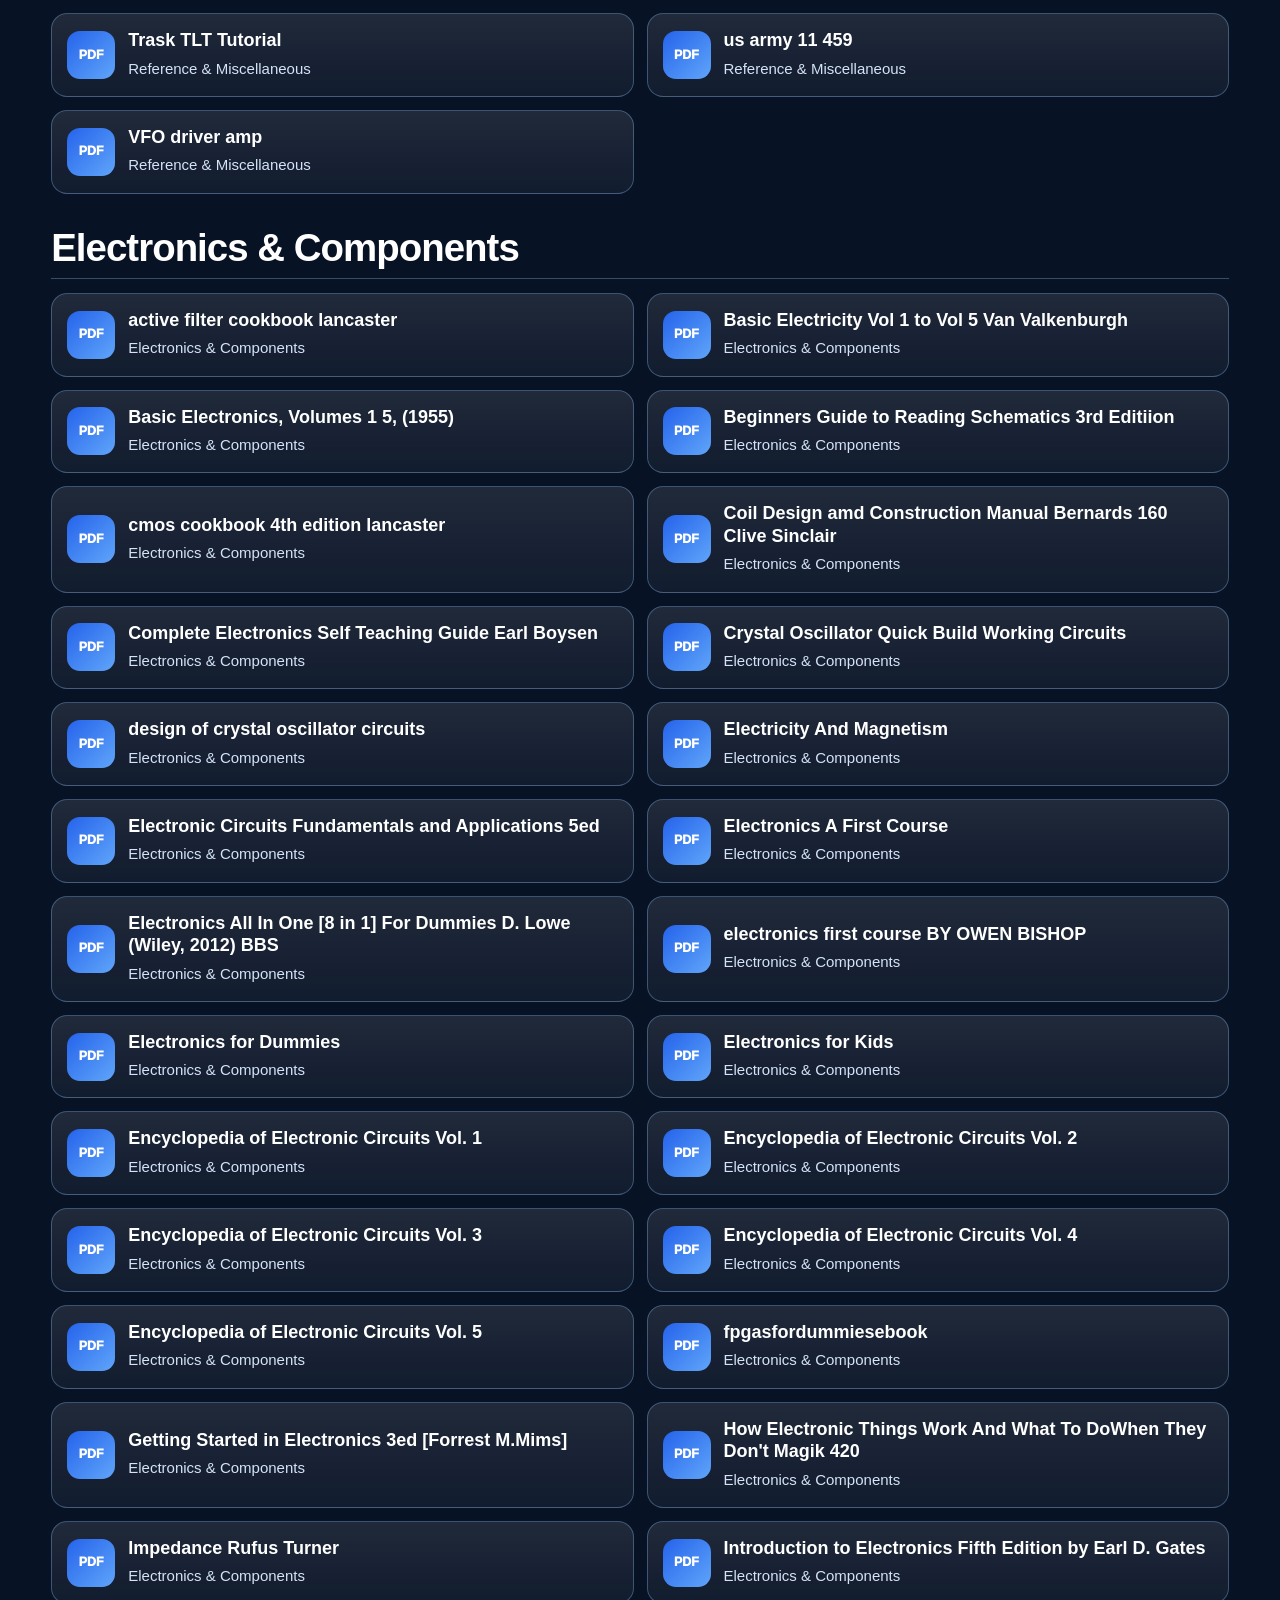
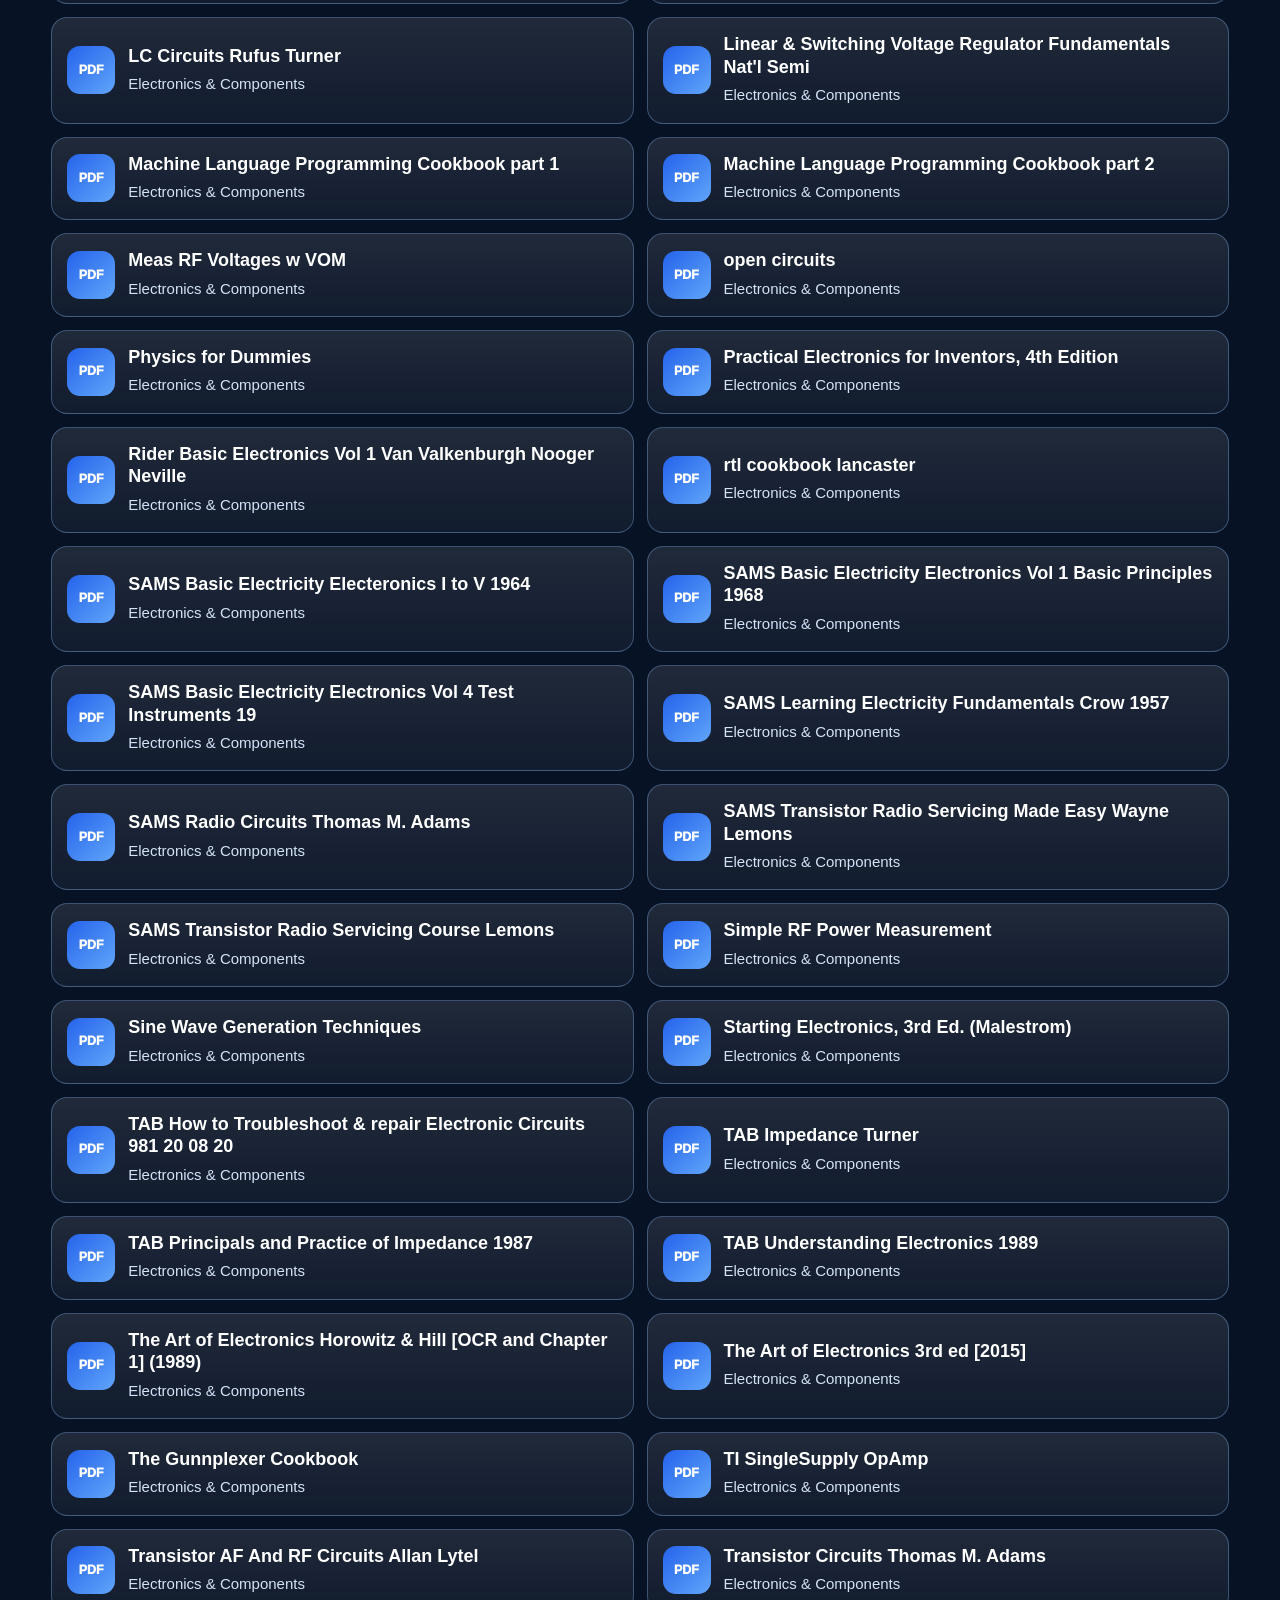
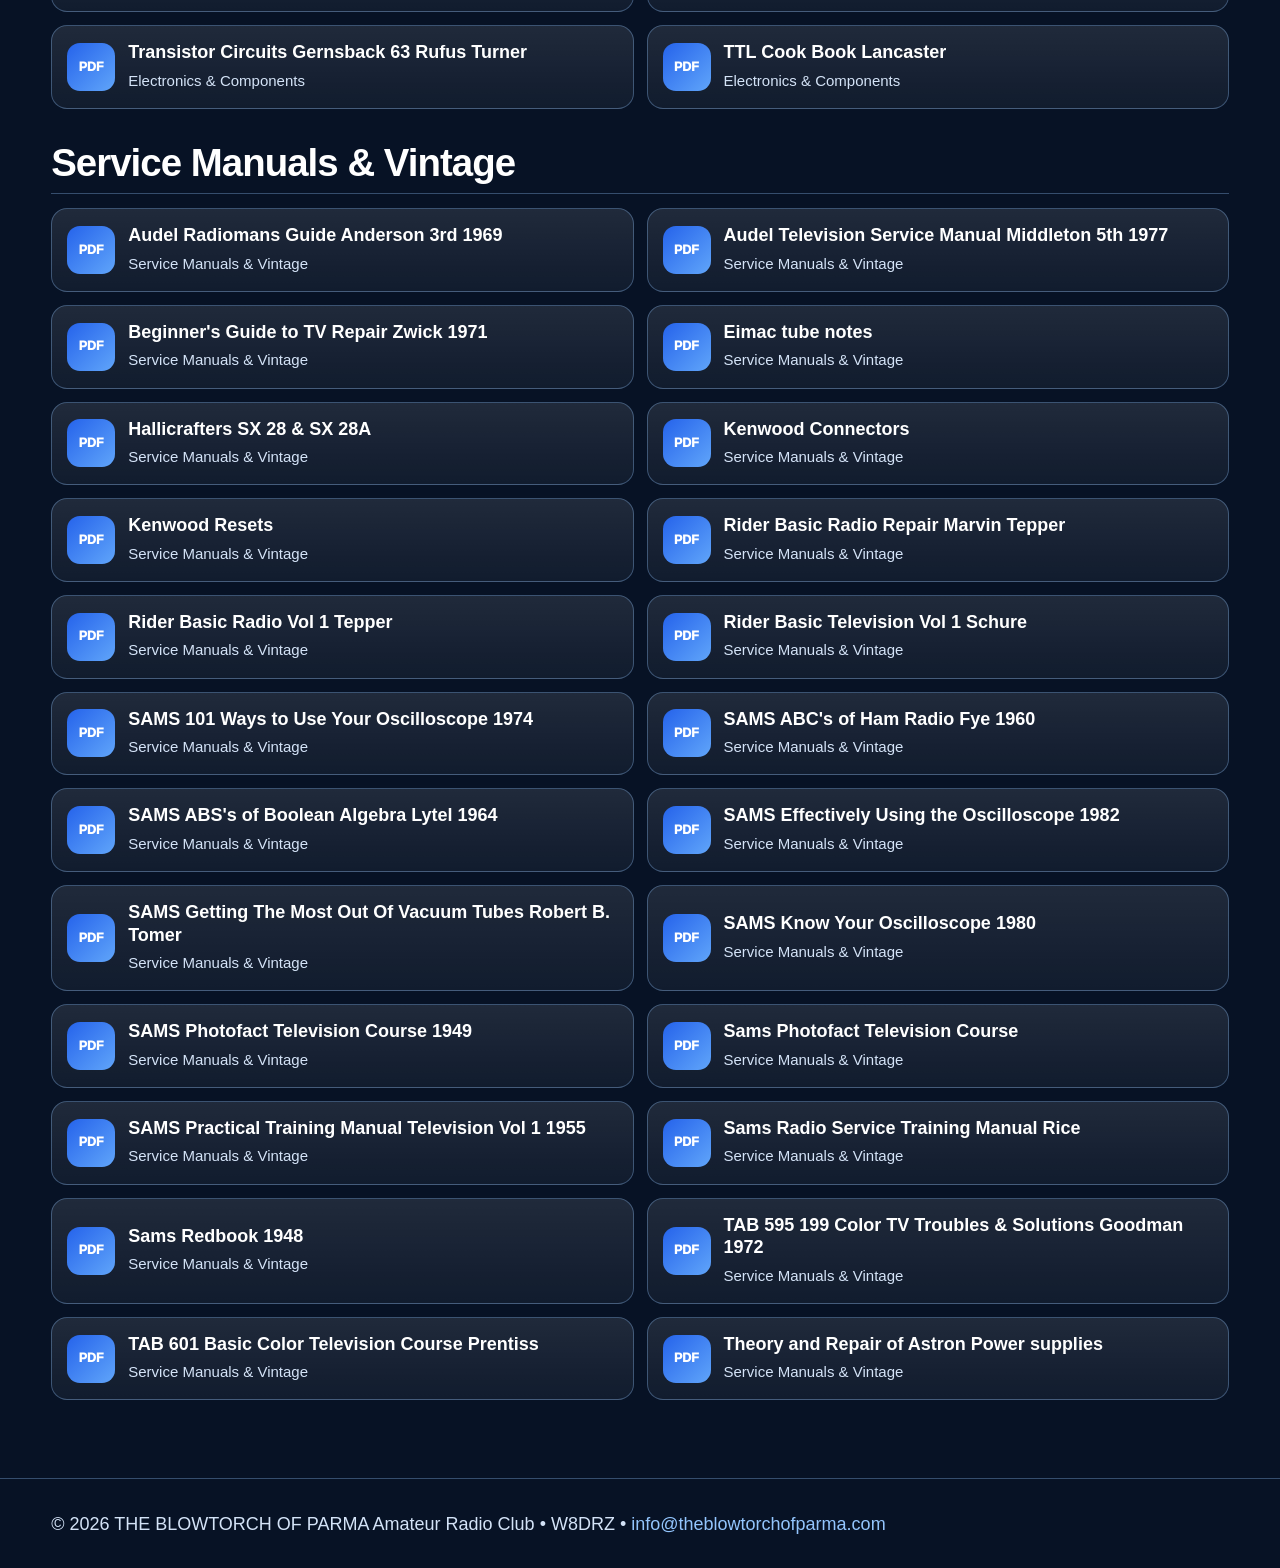
<file: library.html>
<!doctype html><html lang="en"><head><meta charset="utf-8"><meta name="viewport" content="width=device-width,initial-scale=1"><title>Radio Library | TBOP</title><link rel="stylesheet" href="assets/styles.css"></head><body><header class="topbar"><div class="wrap nav"><a class="brand-logo" href="index.html"><img src="assets/tbop-logo.png" alt="THE BLOWTORCH OF PARMA Amateur Radio Club W8DRZ"></a><nav class="links"><a href="index.html">Home</a><a href="index.html#about">About</a><a href="index.html#repeater">Repeater</a><a href="nets.html">Nets</a><a href="library.html">Library</a><a href="electronics.html">Electronics</a><a href="iss.html">ISS Tutorial</a><a href="solar.html">Solar</a><a href="contact.html">Contact</a></nav></div></header><main><section class="page-hero"><div class="wrap"><span class="badge">KA8VIT Digital Collection</span><h1>Amateur Radio and Electronics Library</h1><p class="lead">A cleaned-up PDF index for Bill KA8VIT’s amateur radio and electronics materials. Links open the original PDF files hosted at theblowtorchofparma.com.</p><div class="library-actions"><a class="btn primary" href="#library-list">Browse 194 PDFs</a><a class="btn ghost" href="drive-setup.html">Google Drive Setup</a><a class="btn ghost" href="https://theblowtorchofparma.com/library.htm" target="_blank" rel="noopener">Original Library</a></div></div></section><section class="section"><div class="wrap"><div class="grid library-summary"><div class="card"><h3>Ham Radio &amp; Operating</h3><p>50 PDFs</p></div><div class="card"><h3>Antennas &amp; Feedlines</h3><p>33 PDFs</p></div><div class="card"><h3>Reference &amp; Miscellaneous</h3><p>29 PDFs</p></div><div class="card"><h3>Electronics &amp; Components</h3><p>58 PDFs</p></div><div class="card"><h3>Service Manuals &amp; Vintage</h3><p>24 PDFs</p></div></div>
<div class="drive-library-panel" id="drive-library">
  <div class="library-tools">
    <div>
      <span class="badge">Google Workspace Library</span>
      <h2>Auto-Updating Google Drive Files</h2>
      <p class="lead">Upload PDFs, minutes, newsletters, photos, or manuals to the club Google Drive folder and this section can list them automatically.</p>
      <p class="data-note" id="driveLibraryStatus">Checking Google Drive setup…</p>
    </div>
    <div class="drive-controls">
      <label class="search-box"><span>Search Drive files</span><input id="driveLibrarySearch" type="search" placeholder="Search Google Drive files..."></label>
      <label class="search-box"><span>Category</span><select id="driveLibraryCategory"><option>All</option></select></label>
    </div>
  </div>
  <div id="driveLibraryGrid" class="drive-library-grid">
    <div class="card"><h3>Setup required</h3><p>Add your Apps Script Web App URL in <code>assets/library-config.js</code>. Until then, the original PDF library below still works.</p></div>
  </div>
  <p class="small">Last checked: <span id="driveLibraryUpdated">not connected yet</span></p>
</div>
<div id="library-list" class="library-tools"><div><h2>Original PDF Library</h2><p class="lead">This fallback list keeps the existing club PDF links available even before Google Drive is connected.</p></div><label class="search-box"><span>Search PDFs</span><input id="librarySearch" type="search" placeholder="Try antenna, ARRL, QRP, Kenwood, electronics..."></label></div><section class="library-category" data-category="Ham Radio &amp; Operating"><h2>Ham Radio &amp; Operating</h2><div class="library-grid"><a class="library-item" href="https://theblowtorchofparma.com/library/1942_radio_amateur_radio_handbook_special_defense_edition.pdf" target="_blank" rel="noopener" data-title="1942_radio_amateur_radio_handbook_special_defense_edition.pdf ham radio &amp; operating"><span class="pdf-icon">PDF</span><span><strong>1942 radio amateur radio handbook special defense edition</strong><small>Ham Radio &amp; Operating</small></span></a>
<a class="library-item" href="https://theblowtorchofparma.com/library/a-standard-for-morse-farnsworth-timing.pdf" target="_blank" rel="noopener" data-title="a-standard-for-morse-farnsworth-timing.pdf ham radio &amp; operating"><span class="pdf-icon">PDF</span><span><strong>a standard for morse farnsworth timing</strong><small>Ham Radio &amp; Operating</small></span></a>
<a class="library-item" href="https://theblowtorchofparma.com/library/ACP131%20qcodes.pdf" target="_blank" rel="noopener" data-title="acp131 qcodes.pdf ham radio &amp; operating"><span class="pdf-icon">PDF</span><span><strong>ACP131 qcodes</strong><small>Ham Radio &amp; Operating</small></span></a>
<a class="library-item" href="https://theblowtorchofparma.com/library/ARRL%20Test%20Procedures%20Manual.pdf" target="_blank" rel="noopener" data-title="arrl test procedures manual.pdf ham radio &amp; operating"><span class="pdf-icon">PDF</span><span><strong>ARRL Test Procedures Manual</strong><small>Ham Radio &amp; Operating</small></span></a>
<a class="library-item" href="https://theblowtorchofparma.com/library/arrl-1970-radio-amateur-handbook.pdf" target="_blank" rel="noopener" data-title="arrl-1970-radio-amateur-handbook.pdf ham radio &amp; operating"><span class="pdf-icon">PDF</span><span><strong>arrl 1970 radio amateur handbook</strong><small>Ham Radio &amp; Operating</small></span></a>
<a class="library-item" href="https://theblowtorchofparma.com/library/arrl-1974-radio-amateur-handbook.pdf" target="_blank" rel="noopener" data-title="arrl-1974-radio-amateur-handbook.pdf ham radio &amp; operating"><span class="pdf-icon">PDF</span><span><strong>arrl 1974 radio amateur handbook</strong><small>Ham Radio &amp; Operating</small></span></a>
<a class="library-item" href="https://theblowtorchofparma.com/library/ARRL-RF-Amplifer-Classics.pdf" target="_blank" rel="noopener" data-title="arrl-rf-amplifer-classics.pdf ham radio &amp; operating"><span class="pdf-icon">PDF</span><span><strong>ARRL RF Amplifer Classics</strong><small>Ham Radio &amp; Operating</small></span></a>
<a class="library-item" href="https://theblowtorchofparma.com/library/ARRL-Solid-State-Design-for-the-Radio-Amateur.pdf" target="_blank" rel="noopener" data-title="arrl-solid-state-design-for-the-radio-amateur.pdf ham radio &amp; operating"><span class="pdf-icon">PDF</span><span><strong>ARRL Solid State Design for the Radio Amateur</strong><small>Ham Radio &amp; Operating</small></span></a>
<a class="library-item" href="https://theblowtorchofparma.com/library/Beginner%27s%20Handbook%20Of%20Amateur%20Radio%2C4th.Ed.%28Clay_Laster%29.pdf" target="_blank" rel="noopener" data-title="beginner&#x27;s handbook of amateur radio,4th.ed.(clay_laster).pdf ham radio &amp; operating"><span class="pdf-icon">PDF</span><span><strong>Beginner&#x27;s Handbook Of Amateur Radio,4th.Ed.(Clay Laster)</strong><small>Ham Radio &amp; Operating</small></span></a>
<a class="library-item" href="https://theblowtorchofparma.com/library/CallingCq-Desoto-FirstEdition-1941.pdf" target="_blank" rel="noopener" data-title="callingcq-desoto-firstedition-1941.pdf ham radio &amp; operating"><span class="pdf-icon">PDF</span><span><strong>CallingCq Desoto FirstEdition 1941</strong><small>Ham Radio &amp; Operating</small></span></a>
<a class="library-item" href="https://theblowtorchofparma.com/library/Codes3.pdf" target="_blank" rel="noopener" data-title="codes3.pdf ham radio &amp; operating"><span class="pdf-icon">PDF</span><span><strong>Codes3</strong><small>Ham Radio &amp; Operating</small></span></a>
<a class="library-item" href="https://theblowtorchofparma.com/library/Complete-Handbook-of-Radio-Receivers-and-Transmitters-Carr-1.pdf" target="_blank" rel="noopener" data-title="complete-handbook-of-radio-receivers-and-transmitters-carr-1.pdf ham radio &amp; operating"><span class="pdf-icon">PDF</span><span><strong>Complete Handbook of Radio Receivers and Transmitters Carr 1</strong><small>Ham Radio &amp; Operating</small></span></a>
<a class="library-item" href="https://theblowtorchofparma.com/library/FM%2024-10%201940-r.pdf" target="_blank" rel="noopener" data-title="fm 24-10 1940-r.pdf ham radio &amp; operating"><span class="pdf-icon">PDF</span><span><strong>FM 24 10 1940 r</strong><small>Ham Radio &amp; Operating</small></span></a>
<a class="library-item" href="https://theblowtorchofparma.com/library/FM%2024-10%201940.pdf" target="_blank" rel="noopener" data-title="fm 24-10 1940.pdf ham radio &amp; operating"><span class="pdf-icon">PDF</span><span><strong>FM 24 10 1940</strong><small>Ham Radio &amp; Operating</small></span></a>
<a class="library-item" href="https://theblowtorchofparma.com/library/Getting%20Started%20with%20DMR%20and%20DSDPlus.pdf" target="_blank" rel="noopener" data-title="getting started with dmr and dsdplus.pdf ham radio &amp; operating"><span class="pdf-icon">PDF</span><span><strong>Getting Started with DMR and DSDPlus</strong><small>Ham Radio &amp; Operating</small></span></a>
<a class="library-item" href="https://theblowtorchofparma.com/library/Guide%20to%20Instrumentation%20Amplifiers.pdf" target="_blank" rel="noopener" data-title="guide to instrumentation amplifiers.pdf ham radio &amp; operating"><span class="pdf-icon">PDF</span><span><strong>Guide to Instrumentation Amplifiers</strong><small>Ham Radio &amp; Operating</small></span></a>
<a class="library-item" href="https://theblowtorchofparma.com/library/Ham%20Radio%20for%20Dummies.pdf" target="_blank" rel="noopener" data-title="ham radio for dummies.pdf ham radio &amp; operating"><span class="pdf-icon">PDF</span><span><strong>Ham Radio for Dummies</strong><small>Ham Radio &amp; Operating</small></span></a>
<a class="library-item" href="https://theblowtorchofparma.com/library/Handbook_of_Electronics_Tables_and_Formulas.6-th_ed.1986.pdf" target="_blank" rel="noopener" data-title="handbook_of_electronics_tables_and_formulas.6-th_ed.1986.pdf ham radio &amp; operating"><span class="pdf-icon">PDF</span><span><strong>Handbook of Electronics Tables and Formulas.6 th ed.1986</strong><small>Ham Radio &amp; Operating</small></span></a>
<a class="library-item" href="https://theblowtorchofparma.com/library/LearningTheRadiotelegraphCode_ARRL_JohnHuntoon_Ed3Pr1_1946.pdf" target="_blank" rel="noopener" data-title="learningtheradiotelegraphcode_arrl_johnhuntoon_ed3pr1_1946.pdf ham radio &amp; operating"><span class="pdf-icon">PDF</span><span><strong>LearningTheRadiotelegraphCode ARRL JohnHuntoon Ed3Pr1 1946</strong><small>Ham Radio &amp; Operating</small></span></a>
<a class="library-item" href="https://theblowtorchofparma.com/library/Linear%20%26%20Switching%20Voltage%20Regulator%20Handbook%20-%20ON%20Semiconductor.pdf" target="_blank" rel="noopener" data-title="linear &amp; switching voltage regulator handbook - on semiconductor.pdf ham radio &amp; operating"><span class="pdf-icon">PDF</span><span><strong>Linear &amp; Switching Voltage Regulator Handbook   ON Semiconductor</strong><small>Ham Radio &amp; Operating</small></span></a>
<a class="library-item" href="https://theblowtorchofparma.com/library/McGraw-Hill%20-%20Standard%20Handbook%20of%20Electronic%20Engineering.pdf" target="_blank" rel="noopener" data-title="mcgraw-hill - standard handbook of electronic engineering.pdf ham radio &amp; operating"><span class="pdf-icon">PDF</span><span><strong>McGraw Hill   Standard Handbook of Electronic Engineering</strong><small>Ham Radio &amp; Operating</small></span></a>
<a class="library-item" href="https://theblowtorchofparma.com/library/Minimalist_QRP_Book_V5.3.pdf" target="_blank" rel="noopener" data-title="minimalist_qrp_book_v5.3.pdf ham radio &amp; operating"><span class="pdf-icon">PDF</span><span><strong>Minimalist QRP Book V5.3</strong><small>Ham Radio &amp; Operating</small></span></a>
<a class="library-item" href="https://theblowtorchofparma.com/library/nasa_systems_engineering_handbook.pdf" target="_blank" rel="noopener" data-title="nasa_systems_engineering_handbook.pdf ham radio &amp; operating"><span class="pdf-icon">PDF</span><span><strong>nasa systems engineering handbook</strong><small>Ham Radio &amp; Operating</small></span></a>
<a class="library-item" href="https://theblowtorchofparma.com/library/NIFOG_Ver_2.0_508_version_FINAL_9_23_2021.pdf" target="_blank" rel="noopener" data-title="nifog_ver_2.0_508_version_final_9_23_2021.pdf ham radio &amp; operating"><span class="pdf-icon">PDF</span><span><strong>NIFOG Ver 2.0 508 version FINAL 9 23 2021</strong><small>Ham Radio &amp; Operating</small></span></a>
<a class="library-item" href="https://theblowtorchofparma.com/library/noganaut-cw-transmitter-QRV-Apr-2000.pdf" target="_blank" rel="noopener" data-title="noganaut-cw-transmitter-qrv-apr-2000.pdf ham radio &amp; operating"><span class="pdf-icon">PDF</span><span><strong>noganaut cw transmitter QRV Apr 2000</strong><small>Ham Radio &amp; Operating</small></span></a>
<a class="library-item" href="https://theblowtorchofparma.com/library/one%20watt%20AM%20transmitter.pdf" target="_blank" rel="noopener" data-title="one watt am transmitter.pdf ham radio &amp; operating"><span class="pdf-icon">PDF</span><span><strong>one watt AM transmitter</strong><small>Ham Radio &amp; Operating</small></span></a>
<a class="library-item" href="https://theblowtorchofparma.com/library/QRP%20Classics%20-%20The%20Best%20QRP%20Projects%20from%20QST%20and%20the%20ARRL%20Handbook.pdf" target="_blank" rel="noopener" data-title="qrp classics - the best qrp projects from qst and the arrl handbook.pdf ham radio &amp; operating"><span class="pdf-icon">PDF</span><span><strong>QRP Classics   The Best QRP Projects from QST and the ARRL Handbook</strong><small>Ham Radio &amp; Operating</small></span></a>
<a class="library-item" href="https://theblowtorchofparma.com/library/Radio-Receiver-Servicing-2nd-Frye-1959.pdf" target="_blank" rel="noopener" data-title="radio-receiver-servicing-2nd-frye-1959.pdf ham radio &amp; operating"><span class="pdf-icon">PDF</span><span><strong>Radio Receiver Servicing 2nd Frye 1959</strong><small>Ham Radio &amp; Operating</small></span></a>
<a class="library-item" href="https://theblowtorchofparma.com/library/RADIOGRAM-2011.pdf" target="_blank" rel="noopener" data-title="radiogram-2011.pdf ham radio &amp; operating"><span class="pdf-icon">PDF</span><span><strong>RADIOGRAM 2011</strong><small>Ham Radio &amp; Operating</small></span></a>
<a class="library-item" href="https://theblowtorchofparma.com/library/RF%20power%20amplifier%20design%20-%20ludens.pdf" target="_blank" rel="noopener" data-title="rf power amplifier design - ludens.pdf ham radio &amp; operating"><span class="pdf-icon">PDF</span><span><strong>RF power amplifier design   ludens</strong><small>Ham Radio &amp; Operating</small></span></a>
<a class="library-item" href="https://theblowtorchofparma.com/library/Rider-How-To-Troubleshoot-A-TV-Receiver-J.-Richard-Johnson.pdf" target="_blank" rel="noopener" data-title="rider-how-to-troubleshoot-a-tv-receiver-j.-richard-johnson.pdf ham radio &amp; operating"><span class="pdf-icon">PDF</span><span><strong>Rider How To Troubleshoot A TV Receiver J. Richard Johnson</strong><small>Ham Radio &amp; Operating</small></span></a>
<a class="library-item" href="https://theblowtorchofparma.com/library/SAMS-Radio%20%26%20TV%20Alignment%20Handbook%20-%20Warren%20J.%20Smith.pdf" target="_blank" rel="noopener" data-title="sams-radio &amp; tv alignment handbook - warren j. smith.pdf ham radio &amp; operating"><span class="pdf-icon">PDF</span><span><strong>SAMS Radio &amp; TV Alignment Handbook   Warren J. Smith</strong><small>Ham Radio &amp; Operating</small></span></a>
<a class="library-item" href="https://theblowtorchofparma.com/library/SAMS-Radio%20Receiver%20Servicing%20-%20John%20T.%20Frye.pdf" target="_blank" rel="noopener" data-title="sams-radio receiver servicing - john t. frye.pdf ham radio &amp; operating"><span class="pdf-icon">PDF</span><span><strong>SAMS Radio Receiver Servicing   John T. Frye</strong><small>Ham Radio &amp; Operating</small></span></a>
<a class="library-item" href="https://theblowtorchofparma.com/library/SAMS-Radio-Receiver-Servicing-Guide-1970.pdf" target="_blank" rel="noopener" data-title="sams-radio-receiver-servicing-guide-1970.pdf ham radio &amp; operating"><span class="pdf-icon">PDF</span><span><strong>SAMS Radio Receiver Servicing Guide 1970</strong><small>Ham Radio &amp; Operating</small></span></a>
<a class="library-item" href="https://theblowtorchofparma.com/library/Simple%20series%20modulated%20AM%20QRP%20HF%20Transmitter.pdf" target="_blank" rel="noopener" data-title="simple series modulated am qrp hf transmitter.pdf ham radio &amp; operating"><span class="pdf-icon">PDF</span><span><strong>Simple series modulated AM QRP HF Transmitter</strong><small>Ham Radio &amp; Operating</small></span></a>
<a class="library-item" href="https://theblowtorchofparma.com/library/Telegraphing-In-Battle-John-Emmet-OBrien.pdf" target="_blank" rel="noopener" data-title="telegraphing-in-battle-john-emmet-obrien.pdf ham radio &amp; operating"><span class="pdf-icon">PDF</span><span><strong>Telegraphing In Battle John Emmet OBrien</strong><small>Ham Radio &amp; Operating</small></span></a>
<a class="library-item" href="https://theblowtorchofparma.com/library/The-Radio-Handbook-Orr-15-1959.pdf" target="_blank" rel="noopener" data-title="the-radio-handbook-orr-15-1959.pdf ham radio &amp; operating"><span class="pdf-icon">PDF</span><span><strong>The Radio Handbook Orr 15 1959</strong><small>Ham Radio &amp; Operating</small></span></a>
<a class="library-item" href="https://theblowtorchofparma.com/library/The-Radio-Handbook-Orr-20-1977.pdf" target="_blank" rel="noopener" data-title="the-radio-handbook-orr-20-1977.pdf ham radio &amp; operating"><span class="pdf-icon">PDF</span><span><strong>The Radio Handbook Orr 20 1977</strong><small>Ham Radio &amp; Operating</small></span></a>
<a class="library-item" href="https://theblowtorchofparma.com/library/The-Radio-Handbook-Orr-21-1978.pdf" target="_blank" rel="noopener" data-title="the-radio-handbook-orr-21-1978.pdf ham radio &amp; operating"><span class="pdf-icon">PDF</span><span><strong>The Radio Handbook Orr 21 1978</strong><small>Ham Radio &amp; Operating</small></span></a>
<a class="library-item" href="https://theblowtorchofparma.com/library/The-Radio-Handbook-Orr-22-1981.pdf" target="_blank" rel="noopener" data-title="the-radio-handbook-orr-22-1981.pdf ham radio &amp; operating"><span class="pdf-icon">PDF</span><span><strong>The Radio Handbook Orr 22 1981</strong><small>Ham Radio &amp; Operating</small></span></a>
<a class="library-item" href="https://theblowtorchofparma.com/library/TheFunOfHamRadio.pdf" target="_blank" rel="noopener" data-title="thefunofhamradio.pdf ham radio &amp; operating"><span class="pdf-icon">PDF</span><span><strong>TheFunOfHamRadio</strong><small>Ham Radio &amp; Operating</small></span></a>
<a class="library-item" href="https://theblowtorchofparma.com/library/Tm11-4591957.pdf" target="_blank" rel="noopener" data-title="tm11-4591957.pdf ham radio &amp; operating"><span class="pdf-icon">PDF</span><span><strong>Tm11 4591957</strong><small>Ham Radio &amp; Operating</small></span></a>
<a class="library-item" href="https://theblowtorchofparma.com/library/Tm11-459I-1943.pdf" target="_blank" rel="noopener" data-title="tm11-459i-1943.pdf ham radio &amp; operating"><span class="pdf-icon">PDF</span><span><strong>Tm11 459I 1943</strong><small>Ham Radio &amp; Operating</small></span></a>
<a class="library-item" href="https://theblowtorchofparma.com/library/Transistor-Transmitters-for-the-Amateur-Donald-Stoner.pdf" target="_blank" rel="noopener" data-title="transistor-transmitters-for-the-amateur-donald-stoner.pdf ham radio &amp; operating"><span class="pdf-icon">PDF</span><span><strong>Transistor Transmitters for the Amateur Donald Stoner</strong><small>Ham Radio &amp; Operating</small></span></a>
<a class="library-item" href="https://theblowtorchofparma.com/library/TwoHundredMetersAndDown.pdf" target="_blank" rel="noopener" data-title="twohundredmetersanddown.pdf ham radio &amp; operating"><span class="pdf-icon">PDF</span><span><strong>TwoHundredMetersAndDown</strong><small>Ham Radio &amp; Operating</small></span></a>
<a class="library-item" href="https://theblowtorchofparma.com/library/updated-universal-qrp-transmitter.pdf" target="_blank" rel="noopener" data-title="updated-universal-qrp-transmitter.pdf ham radio &amp; operating"><span class="pdf-icon">PDF</span><span><strong>updated universal qrp transmitter</strong><small>Ham Radio &amp; Operating</small></span></a>
<a class="library-item" href="https://theblowtorchofparma.com/library/W1FB%20Design%20Notebook.pdf" target="_blank" rel="noopener" data-title="w1fb design notebook.pdf ham radio &amp; operating"><span class="pdf-icon">PDF</span><span><strong>W1FB Design Notebook</strong><small>Ham Radio &amp; Operating</small></span></a>
<a class="library-item" href="https://theblowtorchofparma.com/library/W1FB%20Introduction%20To%20Coils%20And%20Transformers.pdf" target="_blank" rel="noopener" data-title="w1fb introduction to coils and transformers.pdf ham radio &amp; operating"><span class="pdf-icon">PDF</span><span><strong>W1FB Introduction To Coils And Transformers</strong><small>Ham Radio &amp; Operating</small></span></a>
<a class="library-item" href="https://theblowtorchofparma.com/library/W1FB%20QRP%20Notebook%20-%20ARRL.pdf" target="_blank" rel="noopener" data-title="w1fb qrp notebook - arrl.pdf ham radio &amp; operating"><span class="pdf-icon">PDF</span><span><strong>W1FB QRP Notebook   ARRL</strong><small>Ham Radio &amp; Operating</small></span></a>
<a class="library-item" href="https://theblowtorchofparma.com/library/W1FB%20QRP%20Notebook.pdf" target="_blank" rel="noopener" data-title="w1fb qrp notebook.pdf ham radio &amp; operating"><span class="pdf-icon">PDF</span><span><strong>W1FB QRP Notebook</strong><small>Ham Radio &amp; Operating</small></span></a></div></section><section class="library-category" data-category="Antennas &amp; Feedlines"><h2>Antennas &amp; Feedlines</h2><div class="library-grid"><a class="library-item" href="https://theblowtorchofparma.com/library/3-ele%206-meter%20Yagi%20-%20K5QY.pdf" target="_blank" rel="noopener" data-title="3-ele 6-meter yagi - k5qy.pdf antennas &amp; feedlines"><span class="pdf-icon">PDF</span><span><strong>3 ele 6 meter Yagi   K5QY</strong><small>Antennas &amp; Feedlines</small></span></a>
<a class="library-item" href="https://theblowtorchofparma.com/library/6%20Meter%204%20Element%20Portable%20Yagi%20by%20W1VT.pdf" target="_blank" rel="noopener" data-title="6 meter 4 element portable yagi by w1vt.pdf antennas &amp; feedlines"><span class="pdf-icon">PDF</span><span><strong>6 Meter 4 Element Portable Yagi by W1VT</strong><small>Antennas &amp; Feedlines</small></span></a>
<a class="library-item" href="https://theblowtorchofparma.com/library/6%20Meter%20J-Pole%20by%20K4ABT.pdf" target="_blank" rel="noopener" data-title="6 meter j-pole by k4abt.pdf antennas &amp; feedlines"><span class="pdf-icon">PDF</span><span><strong>6 Meter J Pole by K4ABT</strong><small>Antennas &amp; Feedlines</small></span></a>
<a class="library-item" href="https://theblowtorchofparma.com/library/6-Meter-Copper-J-Pole.pdf" target="_blank" rel="noopener" data-title="6-meter-copper-j-pole.pdf antennas &amp; feedlines"><span class="pdf-icon">PDF</span><span><strong>6 Meter Copper J Pole</strong><small>Antennas &amp; Feedlines</small></span></a>
<a class="library-item" href="https://theblowtorchofparma.com/library/Antenna%20Theory%20Analysis%20and%20Design%203rd%20ed.pdf" target="_blank" rel="noopener" data-title="antenna theory analysis and design 3rd ed.pdf antennas &amp; feedlines"><span class="pdf-icon">PDF</span><span><strong>Antenna Theory Analysis and Design 3rd ed</strong><small>Antennas &amp; Feedlines</small></span></a>
<a class="library-item" href="https://theblowtorchofparma.com/library/Antenna%20Theory.pdf" target="_blank" rel="noopener" data-title="antenna theory.pdf antennas &amp; feedlines"><span class="pdf-icon">PDF</span><span><strong>Antenna Theory</strong><small>Antennas &amp; Feedlines</small></span></a>
<a class="library-item" href="https://theblowtorchofparma.com/library/Antennas_mcgraw-hill_2nd_ed_1988-john_d_kraus.pdf" target="_blank" rel="noopener" data-title="antennas_mcgraw-hill_2nd_ed_1988-john_d_kraus.pdf antennas &amp; feedlines"><span class="pdf-icon">PDF</span><span><strong>Antennas mcgraw hill 2nd ed 1988 john d kraus</strong><small>Antennas &amp; Feedlines</small></span></a>
<a class="library-item" href="https://theblowtorchofparma.com/library/arrl_antenna_book_21st_ed.pdf" target="_blank" rel="noopener" data-title="arrl_antenna_book_21st_ed.pdf antennas &amp; feedlines"><span class="pdf-icon">PDF</span><span><strong>arrl antenna book 21st ed</strong><small>Antennas &amp; Feedlines</small></span></a>
<a class="library-item" href="https://theblowtorchofparma.com/library/ARRL_Basic_Antennas.pdf" target="_blank" rel="noopener" data-title="arrl_basic_antennas.pdf antennas &amp; feedlines"><span class="pdf-icon">PDF</span><span><strong>ARRL Basic Antennas</strong><small>Antennas &amp; Feedlines</small></span></a>
<a class="library-item" href="https://theblowtorchofparma.com/library/Build%20the%20Featherweight%206m%20Yagi.pdf" target="_blank" rel="noopener" data-title="build the featherweight 6m yagi.pdf antennas &amp; feedlines"><span class="pdf-icon">PDF</span><span><strong>Build the Featherweight 6m Yagi</strong><small>Antennas &amp; Feedlines</small></span></a>
<a class="library-item" href="https://theblowtorchofparma.com/library/Cheap%20Antennas-LEOs.pdf" target="_blank" rel="noopener" data-title="cheap antennas-leos.pdf antennas &amp; feedlines"><span class="pdf-icon">PDF</span><span><strong>Cheap Antennas LEOs</strong><small>Antennas &amp; Feedlines</small></span></a>
<a class="library-item" href="https://theblowtorchofparma.com/library/Cheap%20Yagis%20for%202450%20MHz.pdf" target="_blank" rel="noopener" data-title="cheap yagis for 2450 mhz.pdf antennas &amp; feedlines"><span class="pdf-icon">PDF</span><span><strong>Cheap Yagis for 2450 MHz</strong><small>Antennas &amp; Feedlines</small></span></a>
<a class="library-item" href="https://theblowtorchofparma.com/library/cheap_Yagis_More_2004%20WA5VJB.pdf" target="_blank" rel="noopener" data-title="cheap_yagis_more_2004 wa5vjb.pdf antennas &amp; feedlines"><span class="pdf-icon">PDF</span><span><strong>cheap Yagis More 2004 WA5VJB</strong><small>Antennas &amp; Feedlines</small></span></a>
<a class="library-item" href="https://theblowtorchofparma.com/library/cheapyagi.pdf" target="_blank" rel="noopener" data-title="cheapyagi.pdf antennas &amp; feedlines"><span class="pdf-icon">PDF</span><span><strong>cheapyagi</strong><small>Antennas &amp; Feedlines</small></span></a>
<a class="library-item" href="https://theblowtorchofparma.com/library/Discover_Ham_satellites_with_a_cheap_Yagi_2006%20WA5VJB.pdf" target="_blank" rel="noopener" data-title="discover_ham_satellites_with_a_cheap_yagi_2006 wa5vjb.pdf antennas &amp; feedlines"><span class="pdf-icon">PDF</span><span><strong>Discover Ham satellites with a cheap Yagi 2006 WA5VJB</strong><small>Antennas &amp; Feedlines</small></span></a>
<a class="library-item" href="https://theblowtorchofparma.com/library/long_wire_antenna.pdf" target="_blank" rel="noopener" data-title="long_wire_antenna.pdf antennas &amp; feedlines"><span class="pdf-icon">PDF</span><span><strong>long wire antenna</strong><small>Antennas &amp; Feedlines</small></span></a>
<a class="library-item" href="https://theblowtorchofparma.com/library/Modern%20Small%20Antennas.pdf" target="_blank" rel="noopener" data-title="modern small antennas.pdf antennas &amp; feedlines"><span class="pdf-icon">PDF</span><span><strong>Modern Small Antennas</strong><small>Antennas &amp; Feedlines</small></span></a>
<a class="library-item" href="https://theblowtorchofparma.com/library/on4uns-low-band-dxing-antennas-equipment-and-techniques-for-dxcitement-on-160-80-and-40-meters.pdf" target="_blank" rel="noopener" data-title="on4uns-low-band-dxing-antennas-equipment-and-techniques-for-dxcitement-on-160-80-and-40-meters.pdf antennas &amp; feedlines"><span class="pdf-icon">PDF</span><span><strong>on4uns low band dxing antennas equipment and techniques for dxcitement on 160 80 and 40 meters</strong><small>Antennas &amp; Feedlines</small></span></a>
<a class="library-item" href="https://theblowtorchofparma.com/library/Practical%20VHF%20and%20UHF%20antennas-1.pdf" target="_blank" rel="noopener" data-title="practical vhf and uhf antennas-1.pdf antennas &amp; feedlines"><span class="pdf-icon">PDF</span><span><strong>Practical VHF and UHF antennas 1</strong><small>Antennas &amp; Feedlines</small></span></a>
<a class="library-item" href="https://theblowtorchofparma.com/library/practical_antenna_handbook_4.pdf" target="_blank" rel="noopener" data-title="practical_antenna_handbook_4.pdf antennas &amp; feedlines"><span class="pdf-icon">PDF</span><span><strong>practical antenna handbook 4</strong><small>Antennas &amp; Feedlines</small></span></a>
<a class="library-item" href="https://theblowtorchofparma.com/library/random%20wire.pdf" target="_blank" rel="noopener" data-title="random wire.pdf antennas &amp; feedlines"><span class="pdf-icon">PDF</span><span><strong>random wire</strong><small>Antennas &amp; Feedlines</small></span></a>
<a class="library-item" href="https://theblowtorchofparma.com/library/The%206%20Meter%20Copper%20Loop.pdf" target="_blank" rel="noopener" data-title="the 6 meter copper loop.pdf antennas &amp; feedlines"><span class="pdf-icon">PDF</span><span><strong>The 6 Meter Copper Loop</strong><small>Antennas &amp; Feedlines</small></span></a>
<a class="library-item" href="https://theblowtorchofparma.com/library/The%20ARRL%20Antenna%20Book%20-%20Straw%2C%20R.%20Dean%2C%20N6BV.pdf" target="_blank" rel="noopener" data-title="the arrl antenna book - straw, r. dean, n6bv.pdf antennas &amp; feedlines"><span class="pdf-icon">PDF</span><span><strong>The ARRL Antenna Book   Straw, R. Dean, N6BV</strong><small>Antennas &amp; Feedlines</small></span></a>
<a class="library-item" href="https://theblowtorchofparma.com/library/The_ARRL_Antenna_Compendium_Vol._1.pdf" target="_blank" rel="noopener" data-title="the_arrl_antenna_compendium_vol._1.pdf antennas &amp; feedlines"><span class="pdf-icon">PDF</span><span><strong>The ARRL Antenna Compendium Vol. 1</strong><small>Antennas &amp; Feedlines</small></span></a>
<a class="library-item" href="https://theblowtorchofparma.com/library/The_ARRL_Antenna_Compendium_Vol._2.pdf" target="_blank" rel="noopener" data-title="the_arrl_antenna_compendium_vol._2.pdf antennas &amp; feedlines"><span class="pdf-icon">PDF</span><span><strong>The ARRL Antenna Compendium Vol. 2</strong><small>Antennas &amp; Feedlines</small></span></a>
<a class="library-item" href="https://theblowtorchofparma.com/library/The_ARRL_Antenna_Compendium_Vol._3.pdf" target="_blank" rel="noopener" data-title="the_arrl_antenna_compendium_vol._3.pdf antennas &amp; feedlines"><span class="pdf-icon">PDF</span><span><strong>The ARRL Antenna Compendium Vol. 3</strong><small>Antennas &amp; Feedlines</small></span></a>
<a class="library-item" href="https://theblowtorchofparma.com/library/understanding-building-and-using-baluns-and-ununs-theory-and-practical-designs-for-the-experimenter-Jerry-Sevick.pdf" target="_blank" rel="noopener" data-title="understanding-building-and-using-baluns-and-ununs-theory-and-practical-designs-for-the-experimenter-jerry-sevick.pdf antennas &amp; feedlines"><span class="pdf-icon">PDF</span><span><strong>understanding building and using baluns and ununs theory and practical designs for the experimenter Jerry Sevick</strong><small>Antennas &amp; Feedlines</small></span></a>
<a class="library-item" href="https://theblowtorchofparma.com/library/understanding-swr-by-example.pdf" target="_blank" rel="noopener" data-title="understanding-swr-by-example.pdf antennas &amp; feedlines"><span class="pdf-icon">PDF</span><span><strong>understanding swr by example</strong><small>Antennas &amp; Feedlines</small></span></a>
<a class="library-item" href="https://theblowtorchofparma.com/library/US%20Marine%20Corps%20-%20Antennas.pdf" target="_blank" rel="noopener" data-title="us marine corps - antennas.pdf antennas &amp; feedlines"><span class="pdf-icon">PDF</span><span><strong>US Marine Corps   Antennas</strong><small>Antennas &amp; Feedlines</small></span></a>
<a class="library-item" href="https://theblowtorchofparma.com/library/w6nbc-duplexer-book.pdf" target="_blank" rel="noopener" data-title="w6nbc-duplexer-book.pdf antennas &amp; feedlines"><span class="pdf-icon">PDF</span><span><strong>w6nbc duplexer book</strong><small>Antennas &amp; Feedlines</small></span></a>
<a class="library-item" href="https://theblowtorchofparma.com/library/WF1B%20Antenna%20Notebook.pdf" target="_blank" rel="noopener" data-title="wf1b antenna notebook.pdf antennas &amp; feedlines"><span class="pdf-icon">PDF</span><span><strong>WF1B Antenna Notebook</strong><small>Antennas &amp; Feedlines</small></span></a>
<a class="library-item" href="https://theblowtorchofparma.com/library/what-does-your-swr-cost-you.pdf" target="_blank" rel="noopener" data-title="what-does-your-swr-cost-you.pdf antennas &amp; feedlines"><span class="pdf-icon">PDF</span><span><strong>what does your swr cost you</strong><small>Antennas &amp; Feedlines</small></span></a>
<a class="library-item" href="https://theblowtorchofparma.com/library/wireless-world-oct-1945.pdf" target="_blank" rel="noopener" data-title="wireless-world-oct-1945.pdf antennas &amp; feedlines"><span class="pdf-icon">PDF</span><span><strong>wireless world oct 1945</strong><small>Antennas &amp; Feedlines</small></span></a></div></section><section class="library-category" data-category="Reference &amp; Miscellaneous"><h2>Reference &amp; Miscellaneous</h2><div class="library-grid"><a class="library-item" href="https://theblowtorchofparma.com/library/A_COURSE_IN_RADIO_FUNDEMENTALS_COURSE.pdf" target="_blank" rel="noopener" data-title="a_course_in_radio_fundementals_course.pdf reference &amp; miscellaneous"><span class="pdf-icon">PDF</span><span><strong>A COURSE IN RADIO FUNDEMENTALS COURSE</strong><small>Reference &amp; Miscellaneous</small></span></a>
<a class="library-item" href="https://theblowtorchofparma.com/library/ACP%20131B.pdf" target="_blank" rel="noopener" data-title="acp 131b.pdf reference &amp; miscellaneous"><span class="pdf-icon">PDF</span><span><strong>ACP 131B</strong><small>Reference &amp; Miscellaneous</small></span></a>
<a class="library-item" href="https://theblowtorchofparma.com/library/Back%20of%20the%20Napkin%20%28gnv64%29.pdf" target="_blank" rel="noopener" data-title="back of the napkin (gnv64).pdf reference &amp; miscellaneous"><span class="pdf-icon">PDF</span><span><strong>Back of the Napkin (gnv64)</strong><small>Reference &amp; Miscellaneous</small></span></a>
<a class="library-item" href="https://theblowtorchofparma.com/library/build-a-tuna-tin-2.pdf" target="_blank" rel="noopener" data-title="build-a-tuna-tin-2.pdf reference &amp; miscellaneous"><span class="pdf-icon">PDF</span><span><strong>build a tuna tin 2</strong><small>Reference &amp; Miscellaneous</small></span></a>
<a class="library-item" href="https://theblowtorchofparma.com/library/Electrical%20Engineering%20101_vol1.pdf" target="_blank" rel="noopener" data-title="electrical engineering 101_vol1.pdf reference &amp; miscellaneous"><span class="pdf-icon">PDF</span><span><strong>Electrical Engineering 101 vol1</strong><small>Reference &amp; Miscellaneous</small></span></a>
<a class="library-item" href="https://theblowtorchofparma.com/library/Electrical%20Engineering%20101_vol2.pdf" target="_blank" rel="noopener" data-title="electrical engineering 101_vol2.pdf reference &amp; miscellaneous"><span class="pdf-icon">PDF</span><span><strong>Electrical Engineering 101 vol2</strong><small>Reference &amp; Miscellaneous</small></span></a>
<a class="library-item" href="https://theblowtorchofparma.com/library/Electrical%20Safety%20Code%20Manual.pdf" target="_blank" rel="noopener" data-title="electrical safety code manual.pdf reference &amp; miscellaneous"><span class="pdf-icon">PDF</span><span><strong>Electrical Safety Code Manual</strong><small>Reference &amp; Miscellaneous</small></span></a>
<a class="library-item" href="https://theblowtorchofparma.com/library/Elements-Of-Radio-5th-Edition-Marcus-Marcus.pdf" target="_blank" rel="noopener" data-title="elements-of-radio-5th-edition-marcus-marcus.pdf reference &amp; miscellaneous"><span class="pdf-icon">PDF</span><span><strong>Elements Of Radio 5th Edition Marcus Marcus</strong><small>Reference &amp; Miscellaneous</small></span></a>
<a class="library-item" href="https://theblowtorchofparma.com/library/elements-of-radio-5th-edition-marcus.pdf" target="_blank" rel="noopener" data-title="elements-of-radio-5th-edition-marcus.pdf reference &amp; miscellaneous"><span class="pdf-icon">PDF</span><span><strong>elements of radio 5th edition marcus</strong><small>Reference &amp; Miscellaneous</small></span></a>
<a class="library-item" href="https://theblowtorchofparma.com/library/everybodys_radio_manual.pdf" target="_blank" rel="noopener" data-title="everybodys_radio_manual.pdf reference &amp; miscellaneous"><span class="pdf-icon">PDF</span><span><strong>everybodys radio manual</strong><small>Reference &amp; Miscellaneous</small></span></a>
<a class="library-item" href="https://theblowtorchofparma.com/library/Experimental-Methods-in-RF-Design.pdf" target="_blank" rel="noopener" data-title="experimental-methods-in-rf-design.pdf reference &amp; miscellaneous"><span class="pdf-icon">PDF</span><span><strong>Experimental Methods in RF Design</strong><small>Reference &amp; Miscellaneous</small></span></a>
<a class="library-item" href="https://theblowtorchofparma.com/library/Frac-N%20PLL%20Basics.pdf" target="_blank" rel="noopener" data-title="frac-n pll basics.pdf reference &amp; miscellaneous"><span class="pdf-icon">PDF</span><span><strong>Frac N PLL Basics</strong><small>Reference &amp; Miscellaneous</small></span></a>
<a class="library-item" href="https://theblowtorchofparma.com/library/fsd244.pdf" target="_blank" rel="noopener" data-title="fsd244.pdf reference &amp; miscellaneous"><span class="pdf-icon">PDF</span><span><strong>fsd244</strong><small>Reference &amp; Miscellaneous</small></span></a>
<a class="library-item" href="https://theblowtorchofparma.com/library/Hambrew%201994%20Autumn.pdf" target="_blank" rel="noopener" data-title="hambrew 1994 autumn.pdf reference &amp; miscellaneous"><span class="pdf-icon">PDF</span><span><strong>Hambrew 1994 Autumn</strong><small>Reference &amp; Miscellaneous</small></span></a>
<a class="library-item" href="https://theblowtorchofparma.com/library/Hambrew%201994%20Summer.pdf" target="_blank" rel="noopener" data-title="hambrew 1994 summer.pdf reference &amp; miscellaneous"><span class="pdf-icon">PDF</span><span><strong>Hambrew 1994 Summer</strong><small>Reference &amp; Miscellaneous</small></span></a>
<a class="library-item" href="https://theblowtorchofparma.com/library/Hambrew%201994%20Winter.pdf" target="_blank" rel="noopener" data-title="hambrew 1994 winter.pdf reference &amp; miscellaneous"><span class="pdf-icon">PDF</span><span><strong>Hambrew 1994 Winter</strong><small>Reference &amp; Miscellaneous</small></span></a>
<a class="library-item" href="https://theblowtorchofparma.com/library/HB-6.pdf" target="_blank" rel="noopener" data-title="hb-6.pdf reference &amp; miscellaneous"><span class="pdf-icon">PDF</span><span><strong>HB 6</strong><small>Reference &amp; Miscellaneous</small></span></a>
<a class="library-item" href="https://theblowtorchofparma.com/library/HF%20linear%20Amp%20Kossor%201.pdf" target="_blank" rel="noopener" data-title="hf linear amp kossor 1.pdf reference &amp; miscellaneous"><span class="pdf-icon">PDF</span><span><strong>HF linear Amp Kossor 1</strong><small>Reference &amp; Miscellaneous</small></span></a>
<a class="library-item" href="https://theblowtorchofparma.com/library/HF%20Linear%20Amp%20Kossor%202.pdf" target="_blank" rel="noopener" data-title="hf linear amp kossor 2.pdf reference &amp; miscellaneous"><span class="pdf-icon">PDF</span><span><strong>HF Linear Amp Kossor 2</strong><small>Reference &amp; Miscellaneous</small></span></a>
<a class="library-item" href="https://theblowtorchofparma.com/library/micronaut-QRV-Apr-2000.pdf" target="_blank" rel="noopener" data-title="micronaut-qrv-apr-2000.pdf reference &amp; miscellaneous"><span class="pdf-icon">PDF</span><span><strong>micronaut QRV Apr 2000</strong><small>Reference &amp; Miscellaneous</small></span></a>
<a class="library-item" href="https://theblowtorchofparma.com/library/NOGAnaut.pdf" target="_blank" rel="noopener" data-title="noganaut.pdf reference &amp; miscellaneous"><span class="pdf-icon">PDF</span><span><strong>NOGAnaut</strong><small>Reference &amp; Miscellaneous</small></span></a>
<a class="library-item" href="https://theblowtorchofparma.com/library/Radio-for-Beginners-Marcus.pdf" target="_blank" rel="noopener" data-title="radio-for-beginners-marcus.pdf reference &amp; miscellaneous"><span class="pdf-icon">PDF</span><span><strong>Radio for Beginners Marcus</strong><small>Reference &amp; Miscellaneous</small></span></a>
<a class="library-item" href="https://theblowtorchofparma.com/library/Reflections%20III.pdf" target="_blank" rel="noopener" data-title="reflections iii.pdf reference &amp; miscellaneous"><span class="pdf-icon">PDF</span><span><strong>Reflections III</strong><small>Reference &amp; Miscellaneous</small></span></a>
<a class="library-item" href="https://theblowtorchofparma.com/library/SEA-PAC2019-the-cw-way-of%20life-nw6p.pdf" target="_blank" rel="noopener" data-title="sea-pac2019-the-cw-way-of life-nw6p.pdf reference &amp; miscellaneous"><span class="pdf-icon">PDF</span><span><strong>SEA PAC2019 the cw way of life nw6p</strong><small>Reference &amp; Miscellaneous</small></span></a>
<a class="library-item" href="https://theblowtorchofparma.com/library/The%20Zero%20Bias%20Shottky%20Detector%20Diode.pdf" target="_blank" rel="noopener" data-title="the zero bias shottky detector diode.pdf reference &amp; miscellaneous"><span class="pdf-icon">PDF</span><span><strong>The Zero Bias Shottky Detector Diode</strong><small>Reference &amp; Miscellaneous</small></span></a>
<a class="library-item" href="https://theblowtorchofparma.com/library/the-incredible-secret-money-machine-lancaster.pdf" target="_blank" rel="noopener" data-title="the-incredible-secret-money-machine-lancaster.pdf reference &amp; miscellaneous"><span class="pdf-icon">PDF</span><span><strong>the incredible secret money machine lancaster</strong><small>Reference &amp; Miscellaneous</small></span></a>
<a class="library-item" href="https://theblowtorchofparma.com/library/Trask_TLT_Tutorial.pdf" target="_blank" rel="noopener" data-title="trask_tlt_tutorial.pdf reference &amp; miscellaneous"><span class="pdf-icon">PDF</span><span><strong>Trask TLT Tutorial</strong><small>Reference &amp; Miscellaneous</small></span></a>
<a class="library-item" href="https://theblowtorchofparma.com/library/us-army-11-459.pdf" target="_blank" rel="noopener" data-title="us-army-11-459.pdf reference &amp; miscellaneous"><span class="pdf-icon">PDF</span><span><strong>us army 11 459</strong><small>Reference &amp; Miscellaneous</small></span></a>
<a class="library-item" href="https://theblowtorchofparma.com/library/VFO_driver_amp.pdf" target="_blank" rel="noopener" data-title="vfo_driver_amp.pdf reference &amp; miscellaneous"><span class="pdf-icon">PDF</span><span><strong>VFO driver amp</strong><small>Reference &amp; Miscellaneous</small></span></a></div></section><section class="library-category" data-category="Electronics &amp; Components"><h2>Electronics &amp; Components</h2><div class="library-grid"><a class="library-item" href="https://theblowtorchofparma.com/library/active-filter-cookbook-lancaster.pdf" target="_blank" rel="noopener" data-title="active-filter-cookbook-lancaster.pdf electronics &amp; components"><span class="pdf-icon">PDF</span><span><strong>active filter cookbook lancaster</strong><small>Electronics &amp; Components</small></span></a>
<a class="library-item" href="https://theblowtorchofparma.com/library/Basic%20Electricity%20Vol%201%20to%20Vol%205%20Van%20Valkenburgh.pdf" target="_blank" rel="noopener" data-title="basic electricity vol 1 to vol 5 van valkenburgh.pdf electronics &amp; components"><span class="pdf-icon">PDF</span><span><strong>Basic Electricity Vol 1 to Vol 5 Van Valkenburgh</strong><small>Electronics &amp; Components</small></span></a>
<a class="library-item" href="https://theblowtorchofparma.com/library/Basic%20Electronics%2C%20Volumes%201-5%2C%20%281955%29.pdf" target="_blank" rel="noopener" data-title="basic electronics, volumes 1-5, (1955).pdf electronics &amp; components"><span class="pdf-icon">PDF</span><span><strong>Basic Electronics, Volumes 1 5, (1955)</strong><small>Electronics &amp; Components</small></span></a>
<a class="library-item" href="https://theblowtorchofparma.com/library/Beginners-Guide-to-Reading-Schematics-3rd-Editiion.pdf" target="_blank" rel="noopener" data-title="beginners-guide-to-reading-schematics-3rd-editiion.pdf electronics &amp; components"><span class="pdf-icon">PDF</span><span><strong>Beginners Guide to Reading Schematics 3rd Editiion</strong><small>Electronics &amp; Components</small></span></a>
<a class="library-item" href="https://theblowtorchofparma.com/library/cmos-cookbook-4th-edition-lancaster.pdf" target="_blank" rel="noopener" data-title="cmos-cookbook-4th-edition-lancaster.pdf electronics &amp; components"><span class="pdf-icon">PDF</span><span><strong>cmos cookbook 4th edition lancaster</strong><small>Electronics &amp; Components</small></span></a>
<a class="library-item" href="https://theblowtorchofparma.com/library/Coil-Design-amd-Construction-Manual-Bernards-160-Clive-Sinclair.pdf" target="_blank" rel="noopener" data-title="coil-design-amd-construction-manual-bernards-160-clive-sinclair.pdf electronics &amp; components"><span class="pdf-icon">PDF</span><span><strong>Coil Design amd Construction Manual Bernards 160 Clive Sinclair</strong><small>Electronics &amp; Components</small></span></a>
<a class="library-item" href="https://theblowtorchofparma.com/library/Complete%20Electronics%20Self-Teaching%20Guide%20-%20Earl%20Boysen.pdf" target="_blank" rel="noopener" data-title="complete electronics self-teaching guide - earl boysen.pdf electronics &amp; components"><span class="pdf-icon">PDF</span><span><strong>Complete Electronics Self Teaching Guide   Earl Boysen</strong><small>Electronics &amp; Components</small></span></a>
<a class="library-item" href="https://theblowtorchofparma.com/library/Crystal%20Oscillator%20Quick%20Build%20Working%20Circuits.pdf" target="_blank" rel="noopener" data-title="crystal oscillator quick build working circuits.pdf electronics &amp; components"><span class="pdf-icon">PDF</span><span><strong>Crystal Oscillator Quick Build Working Circuits</strong><small>Electronics &amp; Components</small></span></a>
<a class="library-item" href="https://theblowtorchofparma.com/library/design-of-crystal-oscillator-circuits.pdf" target="_blank" rel="noopener" data-title="design-of-crystal-oscillator-circuits.pdf electronics &amp; components"><span class="pdf-icon">PDF</span><span><strong>design of crystal oscillator circuits</strong><small>Electronics &amp; Components</small></span></a>
<a class="library-item" href="https://theblowtorchofparma.com/library/Electricity%20And%20Magnetism%20.pdf" target="_blank" rel="noopener" data-title="electricity and magnetism .pdf electronics &amp; components"><span class="pdf-icon">PDF</span><span><strong>Electricity And Magnetism</strong><small>Electronics &amp; Components</small></span></a>
<a class="library-item" href="https://theblowtorchofparma.com/library/Electronic%20Circuits%20Fundamentals%20and%20Applications%205ed.pdf" target="_blank" rel="noopener" data-title="electronic circuits fundamentals and applications 5ed.pdf electronics &amp; components"><span class="pdf-icon">PDF</span><span><strong>Electronic Circuits Fundamentals and Applications 5ed</strong><small>Electronics &amp; Components</small></span></a>
<a class="library-item" href="https://theblowtorchofparma.com/library/Electronics%20-%20A%20First%20Course.pdf" target="_blank" rel="noopener" data-title="electronics - a first course.pdf electronics &amp; components"><span class="pdf-icon">PDF</span><span><strong>Electronics   A First Course</strong><small>Electronics &amp; Components</small></span></a>
<a class="library-item" href="https://theblowtorchofparma.com/library/Electronics%20All-In-One%20%5B8-in-1%5D%20For%20Dummies%20-%20D.%20Lowe%20%28Wiley%2C%202012%29%20BBS.pdf" target="_blank" rel="noopener" data-title="electronics all-in-one [8-in-1] for dummies - d. lowe (wiley, 2012) bbs.pdf electronics &amp; components"><span class="pdf-icon">PDF</span><span><strong>Electronics All In One [8 in 1] For Dummies   D. Lowe (Wiley, 2012) BBS</strong><small>Electronics &amp; Components</small></span></a>
<a class="library-item" href="https://theblowtorchofparma.com/library/electronics%20first%20course%20BY%20OWEN%20BISHOP.pdf" target="_blank" rel="noopener" data-title="electronics first course by owen bishop.pdf electronics &amp; components"><span class="pdf-icon">PDF</span><span><strong>electronics first course BY OWEN BISHOP</strong><small>Electronics &amp; Components</small></span></a>
<a class="library-item" href="https://theblowtorchofparma.com/library/Electronics%20for%20Dummies.pdf" target="_blank" rel="noopener" data-title="electronics for dummies.pdf electronics &amp; components"><span class="pdf-icon">PDF</span><span><strong>Electronics for Dummies</strong><small>Electronics &amp; Components</small></span></a>
<a class="library-item" href="https://theblowtorchofparma.com/library/Electronics%20for%20Kids.pdf" target="_blank" rel="noopener" data-title="electronics for kids.pdf electronics &amp; components"><span class="pdf-icon">PDF</span><span><strong>Electronics for Kids</strong><small>Electronics &amp; Components</small></span></a>
<a class="library-item" href="https://theblowtorchofparma.com/library/Encyclopedia_of_Electronic_Circuits_Vol._1.pdf" target="_blank" rel="noopener" data-title="encyclopedia_of_electronic_circuits_vol._1.pdf electronics &amp; components"><span class="pdf-icon">PDF</span><span><strong>Encyclopedia of Electronic Circuits Vol. 1</strong><small>Electronics &amp; Components</small></span></a>
<a class="library-item" href="https://theblowtorchofparma.com/library/Encyclopedia_of_Electronic_Circuits_Vol._2.pdf" target="_blank" rel="noopener" data-title="encyclopedia_of_electronic_circuits_vol._2.pdf electronics &amp; components"><span class="pdf-icon">PDF</span><span><strong>Encyclopedia of Electronic Circuits Vol. 2</strong><small>Electronics &amp; Components</small></span></a>
<a class="library-item" href="https://theblowtorchofparma.com/library/Encyclopedia_of_Electronic_Circuits_Vol._3.pdf" target="_blank" rel="noopener" data-title="encyclopedia_of_electronic_circuits_vol._3.pdf electronics &amp; components"><span class="pdf-icon">PDF</span><span><strong>Encyclopedia of Electronic Circuits Vol. 3</strong><small>Electronics &amp; Components</small></span></a>
<a class="library-item" href="https://theblowtorchofparma.com/library/Encyclopedia_of_Electronic_Circuits_Vol._4.pdf" target="_blank" rel="noopener" data-title="encyclopedia_of_electronic_circuits_vol._4.pdf electronics &amp; components"><span class="pdf-icon">PDF</span><span><strong>Encyclopedia of Electronic Circuits Vol. 4</strong><small>Electronics &amp; Components</small></span></a>
<a class="library-item" href="https://theblowtorchofparma.com/library/Encyclopedia_of_Electronic_Circuits_Vol._5.pdf" target="_blank" rel="noopener" data-title="encyclopedia_of_electronic_circuits_vol._5.pdf electronics &amp; components"><span class="pdf-icon">PDF</span><span><strong>Encyclopedia of Electronic Circuits Vol. 5</strong><small>Electronics &amp; Components</small></span></a>
<a class="library-item" href="https://theblowtorchofparma.com/library/fpgasfordummiesebook.pdf" target="_blank" rel="noopener" data-title="fpgasfordummiesebook.pdf electronics &amp; components"><span class="pdf-icon">PDF</span><span><strong>fpgasfordummiesebook</strong><small>Electronics &amp; Components</small></span></a>
<a class="library-item" href="https://theblowtorchofparma.com/library/Getting_Started_in_Electronics_-_3ed_-_%5BForrest_M.Mims%5D.pdf" target="_blank" rel="noopener" data-title="getting_started_in_electronics_-_3ed_-_[forrest_m.mims].pdf electronics &amp; components"><span class="pdf-icon">PDF</span><span><strong>Getting Started in Electronics   3ed   [Forrest M.Mims]</strong><small>Electronics &amp; Components</small></span></a>
<a class="library-item" href="https://theblowtorchofparma.com/library/How%20Electronic%20Things%20Work%20And%20What%20To%20DoWhen%20They%20Don%27t%20-%20Magik_420.pdf" target="_blank" rel="noopener" data-title="how electronic things work and what to dowhen they don&#x27;t - magik_420.pdf electronics &amp; components"><span class="pdf-icon">PDF</span><span><strong>How Electronic Things Work And What To DoWhen They Don&#x27;t   Magik 420</strong><small>Electronics &amp; Components</small></span></a>
<a class="library-item" href="https://theblowtorchofparma.com/library/Impedance-Rufus-Turner.pdf" target="_blank" rel="noopener" data-title="impedance-rufus-turner.pdf electronics &amp; components"><span class="pdf-icon">PDF</span><span><strong>Impedance Rufus Turner</strong><small>Electronics &amp; Components</small></span></a>
<a class="library-item" href="https://theblowtorchofparma.com/library/Introduction%20to%20Electronics%20Fifth%20Edition%20by%20Earl%20D.%20Gates.pdf" target="_blank" rel="noopener" data-title="introduction to electronics fifth edition by earl d. gates.pdf electronics &amp; components"><span class="pdf-icon">PDF</span><span><strong>Introduction to Electronics Fifth Edition by Earl D. Gates</strong><small>Electronics &amp; Components</small></span></a>
<a class="library-item" href="https://theblowtorchofparma.com/library/LC-Circuits-Rufus-Turner.pdf" target="_blank" rel="noopener" data-title="lc-circuits-rufus-turner.pdf electronics &amp; components"><span class="pdf-icon">PDF</span><span><strong>LC Circuits Rufus Turner</strong><small>Electronics &amp; Components</small></span></a>
<a class="library-item" href="https://theblowtorchofparma.com/library/Linear%20%26%20Switching%20Voltage%20Regulator%20Fundamentals%20-%20Nat%27l%20Semi.pdf" target="_blank" rel="noopener" data-title="linear &amp; switching voltage regulator fundamentals - nat&#x27;l semi.pdf electronics &amp; components"><span class="pdf-icon">PDF</span><span><strong>Linear &amp; Switching Voltage Regulator Fundamentals   Nat&#x27;l Semi</strong><small>Electronics &amp; Components</small></span></a>
<a class="library-item" href="https://theblowtorchofparma.com/library/Machine_Language_Programming_Cookbook_part_1.pdf" target="_blank" rel="noopener" data-title="machine_language_programming_cookbook_part_1.pdf electronics &amp; components"><span class="pdf-icon">PDF</span><span><strong>Machine Language Programming Cookbook part 1</strong><small>Electronics &amp; Components</small></span></a>
<a class="library-item" href="https://theblowtorchofparma.com/library/Machine_Language_Programming_Cookbook_part_2.pdf" target="_blank" rel="noopener" data-title="machine_language_programming_cookbook_part_2.pdf electronics &amp; components"><span class="pdf-icon">PDF</span><span><strong>Machine Language Programming Cookbook part 2</strong><small>Electronics &amp; Components</small></span></a>
<a class="library-item" href="https://theblowtorchofparma.com/library/Meas%20RF%20Voltages%20w%20VOM.pdf" target="_blank" rel="noopener" data-title="meas rf voltages w vom.pdf electronics &amp; components"><span class="pdf-icon">PDF</span><span><strong>Meas RF Voltages w VOM</strong><small>Electronics &amp; Components</small></span></a>
<a class="library-item" href="https://theblowtorchofparma.com/library/open-circuits.pdf" target="_blank" rel="noopener" data-title="open-circuits.pdf electronics &amp; components"><span class="pdf-icon">PDF</span><span><strong>open circuits</strong><small>Electronics &amp; Components</small></span></a>
<a class="library-item" href="https://theblowtorchofparma.com/library/Physics%20for%20Dummies.pdf" target="_blank" rel="noopener" data-title="physics for dummies.pdf electronics &amp; components"><span class="pdf-icon">PDF</span><span><strong>Physics for Dummies</strong><small>Electronics &amp; Components</small></span></a>
<a class="library-item" href="https://theblowtorchofparma.com/library/Practical%20Electronics%20for%20Inventors%2C%204th%20Edition.pdf" target="_blank" rel="noopener" data-title="practical electronics for inventors, 4th edition.pdf electronics &amp; components"><span class="pdf-icon">PDF</span><span><strong>Practical Electronics for Inventors, 4th Edition</strong><small>Electronics &amp; Components</small></span></a>
<a class="library-item" href="https://theblowtorchofparma.com/library/Rider-Basic-Electronics-Vol-1--Van-Valkenburgh-Nooger-Neville.pdf" target="_blank" rel="noopener" data-title="rider-basic-electronics-vol-1--van-valkenburgh-nooger-neville.pdf electronics &amp; components"><span class="pdf-icon">PDF</span><span><strong>Rider Basic Electronics Vol 1  Van Valkenburgh Nooger Neville</strong><small>Electronics &amp; Components</small></span></a>
<a class="library-item" href="https://theblowtorchofparma.com/library/rtl-cookbook-lancaster.pdf" target="_blank" rel="noopener" data-title="rtl-cookbook-lancaster.pdf electronics &amp; components"><span class="pdf-icon">PDF</span><span><strong>rtl cookbook lancaster</strong><small>Electronics &amp; Components</small></span></a>
<a class="library-item" href="https://theblowtorchofparma.com/library/SAMS-Basic-Electricity-Electeronics-I-to-V-1964.pdf" target="_blank" rel="noopener" data-title="sams-basic-electricity-electeronics-i-to-v-1964.pdf electronics &amp; components"><span class="pdf-icon">PDF</span><span><strong>SAMS Basic Electricity Electeronics I to V 1964</strong><small>Electronics &amp; Components</small></span></a>
<a class="library-item" href="https://theblowtorchofparma.com/library/SAMS-Basic-Electricity-Electronics-Vol-1-Basic-Principles-1968.pdf" target="_blank" rel="noopener" data-title="sams-basic-electricity-electronics-vol-1-basic-principles-1968.pdf electronics &amp; components"><span class="pdf-icon">PDF</span><span><strong>SAMS Basic Electricity Electronics Vol 1 Basic Principles 1968</strong><small>Electronics &amp; Components</small></span></a>
<a class="library-item" href="https://theblowtorchofparma.com/library/SAMS-Basic-Electricity-Electronics-Vol-4-Test-Instruments-19.pdf" target="_blank" rel="noopener" data-title="sams-basic-electricity-electronics-vol-4-test-instruments-19.pdf electronics &amp; components"><span class="pdf-icon">PDF</span><span><strong>SAMS Basic Electricity Electronics Vol 4 Test Instruments 19</strong><small>Electronics &amp; Components</small></span></a>
<a class="library-item" href="https://theblowtorchofparma.com/library/SAMS-Learning-Electricity-Fundamentals-Crow-1957.pdf" target="_blank" rel="noopener" data-title="sams-learning-electricity-fundamentals-crow-1957.pdf electronics &amp; components"><span class="pdf-icon">PDF</span><span><strong>SAMS Learning Electricity Fundamentals Crow 1957</strong><small>Electronics &amp; Components</small></span></a>
<a class="library-item" href="https://theblowtorchofparma.com/library/SAMS-Radio%20Circuits%20-%20Thomas%20M.%20Adams.pdf" target="_blank" rel="noopener" data-title="sams-radio circuits - thomas m. adams.pdf electronics &amp; components"><span class="pdf-icon">PDF</span><span><strong>SAMS Radio Circuits   Thomas M. Adams</strong><small>Electronics &amp; Components</small></span></a>
<a class="library-item" href="https://theblowtorchofparma.com/library/SAMS-Transistor%20Radio%20Servicing%20Made%20Easy%20-%20Wayne%20Lemons.pdf" target="_blank" rel="noopener" data-title="sams-transistor radio servicing made easy - wayne lemons.pdf electronics &amp; components"><span class="pdf-icon">PDF</span><span><strong>SAMS Transistor Radio Servicing Made Easy   Wayne Lemons</strong><small>Electronics &amp; Components</small></span></a>
<a class="library-item" href="https://theblowtorchofparma.com/library/SAMS-Transistor-Radio-Servicing-Course-Lemons.pdf" target="_blank" rel="noopener" data-title="sams-transistor-radio-servicing-course-lemons.pdf electronics &amp; components"><span class="pdf-icon">PDF</span><span><strong>SAMS Transistor Radio Servicing Course Lemons</strong><small>Electronics &amp; Components</small></span></a>
<a class="library-item" href="https://theblowtorchofparma.com/library/Simple%20RF%20Power%20Measurement.pdf" target="_blank" rel="noopener" data-title="simple rf power measurement.pdf electronics &amp; components"><span class="pdf-icon">PDF</span><span><strong>Simple RF Power Measurement</strong><small>Electronics &amp; Components</small></span></a>
<a class="library-item" href="https://theblowtorchofparma.com/library/Sine%20Wave%20Generation%20Techniques.pdf" target="_blank" rel="noopener" data-title="sine wave generation techniques.pdf electronics &amp; components"><span class="pdf-icon">PDF</span><span><strong>Sine Wave Generation Techniques</strong><small>Electronics &amp; Components</small></span></a>
<a class="library-item" href="https://theblowtorchofparma.com/library/Starting%20Electronics%2C%203rd%20Ed.%20-%20%28Malestrom%29.pdf" target="_blank" rel="noopener" data-title="starting electronics, 3rd ed. - (malestrom).pdf electronics &amp; components"><span class="pdf-icon">PDF</span><span><strong>Starting Electronics, 3rd Ed.   (Malestrom)</strong><small>Electronics &amp; Components</small></span></a>
<a class="library-item" href="https://theblowtorchofparma.com/library/TAB-How-to-Troubleshoot-%26-repair-Electronic-Circuits-981-20-08-20.pdf" target="_blank" rel="noopener" data-title="tab-how-to-troubleshoot-&amp;-repair-electronic-circuits-981-20-08-20.pdf electronics &amp; components"><span class="pdf-icon">PDF</span><span><strong>TAB How to Troubleshoot &amp; repair Electronic Circuits 981 20 08 20</strong><small>Electronics &amp; Components</small></span></a>
<a class="library-item" href="https://theblowtorchofparma.com/library/TAB-Impedance-Turner.pdf" target="_blank" rel="noopener" data-title="tab-impedance-turner.pdf electronics &amp; components"><span class="pdf-icon">PDF</span><span><strong>TAB Impedance Turner</strong><small>Electronics &amp; Components</small></span></a>
<a class="library-item" href="https://theblowtorchofparma.com/library/TAB-Principals-and-Practice-of-Impedance-1987.pdf" target="_blank" rel="noopener" data-title="tab-principals-and-practice-of-impedance-1987.pdf electronics &amp; components"><span class="pdf-icon">PDF</span><span><strong>TAB Principals and Practice of Impedance 1987</strong><small>Electronics &amp; Components</small></span></a>
<a class="library-item" href="https://theblowtorchofparma.com/library/TAB-Understanding-Electronics-1989.pdf" target="_blank" rel="noopener" data-title="tab-understanding-electronics-1989.pdf electronics &amp; components"><span class="pdf-icon">PDF</span><span><strong>TAB Understanding Electronics 1989</strong><small>Electronics &amp; Components</small></span></a>
<a class="library-item" href="https://theblowtorchofparma.com/library/The%20Art%20of%20Electronics%20-%20Horowitz%20%26%20Hill%20%5BOCR%20and%20Chapter%201%5D%20%281989%29.pdf" target="_blank" rel="noopener" data-title="the art of electronics - horowitz &amp; hill [ocr and chapter 1] (1989).pdf electronics &amp; components"><span class="pdf-icon">PDF</span><span><strong>The Art of Electronics   Horowitz &amp; Hill [OCR and Chapter 1] (1989)</strong><small>Electronics &amp; Components</small></span></a>
<a class="library-item" href="https://theblowtorchofparma.com/library/The%20Art%20of%20Electronics%203rd%20ed%20%5B2015%5D.pdf" target="_blank" rel="noopener" data-title="the art of electronics 3rd ed [2015].pdf electronics &amp; components"><span class="pdf-icon">PDF</span><span><strong>The Art of Electronics 3rd ed [2015]</strong><small>Electronics &amp; Components</small></span></a>
<a class="library-item" href="https://theblowtorchofparma.com/library/The%20Gunnplexer%20Cookbook.pdf" target="_blank" rel="noopener" data-title="the gunnplexer cookbook.pdf electronics &amp; components"><span class="pdf-icon">PDF</span><span><strong>The Gunnplexer Cookbook</strong><small>Electronics &amp; Components</small></span></a>
<a class="library-item" href="https://theblowtorchofparma.com/library/TI_SingleSupply_OpAmp.pdf" target="_blank" rel="noopener" data-title="ti_singlesupply_opamp.pdf electronics &amp; components"><span class="pdf-icon">PDF</span><span><strong>TI SingleSupply OpAmp</strong><small>Electronics &amp; Components</small></span></a>
<a class="library-item" href="https://theblowtorchofparma.com/library/Transistor%20AF%20And%20RF%20Circuits%20-%20Allan%20Lytel.pdf" target="_blank" rel="noopener" data-title="transistor af and rf circuits - allan lytel.pdf electronics &amp; components"><span class="pdf-icon">PDF</span><span><strong>Transistor AF And RF Circuits   Allan Lytel</strong><small>Electronics &amp; Components</small></span></a>
<a class="library-item" href="https://theblowtorchofparma.com/library/Transistor%20Circuits%20-%20Thomas%20M.%20Adams.pdf" target="_blank" rel="noopener" data-title="transistor circuits - thomas m. adams.pdf electronics &amp; components"><span class="pdf-icon">PDF</span><span><strong>Transistor Circuits   Thomas M. Adams</strong><small>Electronics &amp; Components</small></span></a>
<a class="library-item" href="https://theblowtorchofparma.com/library/Transistor-Circuits-Gernsback-63-Rufus-Turner.pdf" target="_blank" rel="noopener" data-title="transistor-circuits-gernsback-63-rufus-turner.pdf electronics &amp; components"><span class="pdf-icon">PDF</span><span><strong>Transistor Circuits Gernsback 63 Rufus Turner</strong><small>Electronics &amp; Components</small></span></a>
<a class="library-item" href="https://theblowtorchofparma.com/library/TTL-Cook-Book-Lancaster.pdf" target="_blank" rel="noopener" data-title="ttl-cook-book-lancaster.pdf electronics &amp; components"><span class="pdf-icon">PDF</span><span><strong>TTL Cook Book Lancaster</strong><small>Electronics &amp; Components</small></span></a></div></section><section class="library-category" data-category="Service Manuals &amp; Vintage"><h2>Service Manuals &amp; Vintage</h2><div class="library-grid"><a class="library-item" href="https://theblowtorchofparma.com/library/Audel-Radiomans-Guide-Anderson-3rd-1969.pdf" target="_blank" rel="noopener" data-title="audel-radiomans-guide-anderson-3rd-1969.pdf service manuals &amp; vintage"><span class="pdf-icon">PDF</span><span><strong>Audel Radiomans Guide Anderson 3rd 1969</strong><small>Service Manuals &amp; Vintage</small></span></a>
<a class="library-item" href="https://theblowtorchofparma.com/library/Audel-Television-Service-Manual-Middleton-5th-1977.pdf" target="_blank" rel="noopener" data-title="audel-television-service-manual-middleton-5th-1977.pdf service manuals &amp; vintage"><span class="pdf-icon">PDF</span><span><strong>Audel Television Service Manual Middleton 5th 1977</strong><small>Service Manuals &amp; Vintage</small></span></a>
<a class="library-item" href="https://theblowtorchofparma.com/library/Beginner%27s-Guide-to-TV-Repair-Zwick-1971.pdf" target="_blank" rel="noopener" data-title="beginner&#x27;s-guide-to-tv-repair-zwick-1971.pdf service manuals &amp; vintage"><span class="pdf-icon">PDF</span><span><strong>Beginner&#x27;s Guide to TV Repair Zwick 1971</strong><small>Service Manuals &amp; Vintage</small></span></a>
<a class="library-item" href="https://theblowtorchofparma.com/library/Eimac_tube_notes.pdf" target="_blank" rel="noopener" data-title="eimac_tube_notes.pdf service manuals &amp; vintage"><span class="pdf-icon">PDF</span><span><strong>Eimac tube notes</strong><small>Service Manuals &amp; Vintage</small></span></a>
<a class="library-item" href="https://theblowtorchofparma.com/library/Hallicrafters_SX-28_%26_SX-28A.pdf" target="_blank" rel="noopener" data-title="hallicrafters_sx-28_&amp;_sx-28a.pdf service manuals &amp; vintage"><span class="pdf-icon">PDF</span><span><strong>Hallicrafters SX 28 &amp; SX 28A</strong><small>Service Manuals &amp; Vintage</small></span></a>
<a class="library-item" href="https://theblowtorchofparma.com/library/Kenwood%20Connectors.pdf" target="_blank" rel="noopener" data-title="kenwood connectors.pdf service manuals &amp; vintage"><span class="pdf-icon">PDF</span><span><strong>Kenwood Connectors</strong><small>Service Manuals &amp; Vintage</small></span></a>
<a class="library-item" href="https://theblowtorchofparma.com/library/Kenwood%20Resets.pdf" target="_blank" rel="noopener" data-title="kenwood resets.pdf service manuals &amp; vintage"><span class="pdf-icon">PDF</span><span><strong>Kenwood Resets</strong><small>Service Manuals &amp; Vintage</small></span></a>
<a class="library-item" href="https://theblowtorchofparma.com/library/Rider-Basic-Radio-Repair-Marvin-Tepper.pdf" target="_blank" rel="noopener" data-title="rider-basic-radio-repair-marvin-tepper.pdf service manuals &amp; vintage"><span class="pdf-icon">PDF</span><span><strong>Rider Basic Radio Repair Marvin Tepper</strong><small>Service Manuals &amp; Vintage</small></span></a>
<a class="library-item" href="https://theblowtorchofparma.com/library/Rider-Basic-Radio-Vol-1-Tepper.pdf" target="_blank" rel="noopener" data-title="rider-basic-radio-vol-1-tepper.pdf service manuals &amp; vintage"><span class="pdf-icon">PDF</span><span><strong>Rider Basic Radio Vol 1 Tepper</strong><small>Service Manuals &amp; Vintage</small></span></a>
<a class="library-item" href="https://theblowtorchofparma.com/library/Rider-Basic-Television-Vol-1-Schure.pdf" target="_blank" rel="noopener" data-title="rider-basic-television-vol-1-schure.pdf service manuals &amp; vintage"><span class="pdf-icon">PDF</span><span><strong>Rider Basic Television Vol 1 Schure</strong><small>Service Manuals &amp; Vintage</small></span></a>
<a class="library-item" href="https://theblowtorchofparma.com/library/SAMS-101-Ways-to-Use-Your-Oscilloscope-1974.pdf" target="_blank" rel="noopener" data-title="sams-101-ways-to-use-your-oscilloscope-1974.pdf service manuals &amp; vintage"><span class="pdf-icon">PDF</span><span><strong>SAMS 101 Ways to Use Your Oscilloscope 1974</strong><small>Service Manuals &amp; Vintage</small></span></a>
<a class="library-item" href="https://theblowtorchofparma.com/library/SAMS-ABC%27s-of-Ham-Radio-Fye-1960.pdf" target="_blank" rel="noopener" data-title="sams-abc&#x27;s-of-ham-radio-fye-1960.pdf service manuals &amp; vintage"><span class="pdf-icon">PDF</span><span><strong>SAMS ABC&#x27;s of Ham Radio Fye 1960</strong><small>Service Manuals &amp; Vintage</small></span></a>
<a class="library-item" href="https://theblowtorchofparma.com/library/SAMS-ABS%27s-of-Boolean-Algebra-Lytel-1964.pdf" target="_blank" rel="noopener" data-title="sams-abs&#x27;s-of-boolean-algebra-lytel-1964.pdf service manuals &amp; vintage"><span class="pdf-icon">PDF</span><span><strong>SAMS ABS&#x27;s of Boolean Algebra Lytel 1964</strong><small>Service Manuals &amp; Vintage</small></span></a>
<a class="library-item" href="https://theblowtorchofparma.com/library/SAMS-Effectively-Using-the-Oscilloscope-1982.pdf" target="_blank" rel="noopener" data-title="sams-effectively-using-the-oscilloscope-1982.pdf service manuals &amp; vintage"><span class="pdf-icon">PDF</span><span><strong>SAMS Effectively Using the Oscilloscope 1982</strong><small>Service Manuals &amp; Vintage</small></span></a>
<a class="library-item" href="https://theblowtorchofparma.com/library/SAMS-Getting%20The%20Most%20Out%20Of%20Vacuum%20Tubes%20-%20Robert%20B.%20Tomer.pdf" target="_blank" rel="noopener" data-title="sams-getting the most out of vacuum tubes - robert b. tomer.pdf service manuals &amp; vintage"><span class="pdf-icon">PDF</span><span><strong>SAMS Getting The Most Out Of Vacuum Tubes   Robert B. Tomer</strong><small>Service Manuals &amp; Vintage</small></span></a>
<a class="library-item" href="https://theblowtorchofparma.com/library/SAMS-Know-Your-Oscilloscope-1980.pdf" target="_blank" rel="noopener" data-title="sams-know-your-oscilloscope-1980.pdf service manuals &amp; vintage"><span class="pdf-icon">PDF</span><span><strong>SAMS Know Your Oscilloscope 1980</strong><small>Service Manuals &amp; Vintage</small></span></a>
<a class="library-item" href="https://theblowtorchofparma.com/library/SAMS-Photofact-Television-Course-1949.pdf" target="_blank" rel="noopener" data-title="sams-photofact-television-course-1949.pdf service manuals &amp; vintage"><span class="pdf-icon">PDF</span><span><strong>SAMS Photofact Television Course 1949</strong><small>Service Manuals &amp; Vintage</small></span></a>
<a class="library-item" href="https://theblowtorchofparma.com/library/Sams-Photofact-Television-Course.pdf" target="_blank" rel="noopener" data-title="sams-photofact-television-course.pdf service manuals &amp; vintage"><span class="pdf-icon">PDF</span><span><strong>Sams Photofact Television Course</strong><small>Service Manuals &amp; Vintage</small></span></a>
<a class="library-item" href="https://theblowtorchofparma.com/library/SAMS-Practical-Training-Manual-Television-Vol-1-1955.pdf" target="_blank" rel="noopener" data-title="sams-practical-training-manual-television-vol-1-1955.pdf service manuals &amp; vintage"><span class="pdf-icon">PDF</span><span><strong>SAMS Practical Training Manual Television Vol 1 1955</strong><small>Service Manuals &amp; Vintage</small></span></a>
<a class="library-item" href="https://theblowtorchofparma.com/library/Sams-Radio-Service-Training-Manual-Rice.pdf" target="_blank" rel="noopener" data-title="sams-radio-service-training-manual-rice.pdf service manuals &amp; vintage"><span class="pdf-icon">PDF</span><span><strong>Sams Radio Service Training Manual Rice</strong><small>Service Manuals &amp; Vintage</small></span></a>
<a class="library-item" href="https://theblowtorchofparma.com/library/Sams-Redbook-1948.pdf" target="_blank" rel="noopener" data-title="sams-redbook-1948.pdf service manuals &amp; vintage"><span class="pdf-icon">PDF</span><span><strong>Sams Redbook 1948</strong><small>Service Manuals &amp; Vintage</small></span></a>
<a class="library-item" href="https://theblowtorchofparma.com/library/TAB-595-199-Color-TV-Troubles-%26-Solutions-Goodman-1972.pdf" target="_blank" rel="noopener" data-title="tab-595-199-color-tv-troubles-&amp;-solutions-goodman-1972.pdf service manuals &amp; vintage"><span class="pdf-icon">PDF</span><span><strong>TAB 595 199 Color TV Troubles &amp; Solutions Goodman 1972</strong><small>Service Manuals &amp; Vintage</small></span></a>
<a class="library-item" href="https://theblowtorchofparma.com/library/TAB-601-Basic-Color-Television-Course-Prentiss.pdf" target="_blank" rel="noopener" data-title="tab-601-basic-color-television-course-prentiss.pdf service manuals &amp; vintage"><span class="pdf-icon">PDF</span><span><strong>TAB 601 Basic Color Television Course Prentiss</strong><small>Service Manuals &amp; Vintage</small></span></a>
<a class="library-item" href="https://theblowtorchofparma.com/library/Theory-and-Repair-of-Astron-Power-supplies.pdf" target="_blank" rel="noopener" data-title="theory-and-repair-of-astron-power-supplies.pdf service manuals &amp; vintage"><span class="pdf-icon">PDF</span><span><strong>Theory and Repair of Astron Power supplies</strong><small>Service Manuals &amp; Vintage</small></span></a></div></section></div></section></main><footer class="footer"><div class="wrap">© 2026 THE BLOWTORCH OF PARMA Amateur Radio Club • W8DRZ • <a href="mailto:info@theblowtorchofparma.com">info@theblowtorchofparma.com</a></div></footer><script>const search=document.getElementById('librarySearch');const items=[...document.querySelectorAll('.library-item')];const categories=[...document.querySelectorAll('.library-category')];search.addEventListener('input',()=>{const q=search.value.trim().toLowerCase();items.forEach(item=>{item.hidden=q&&!item.dataset.title.includes(q);});categories.forEach(cat=>{const visible=[...cat.querySelectorAll('.library-item')].some(i=>!i.hidden);cat.hidden=!visible;});});</script><script src="assets/library-config.js"></script><script src="assets/library-drive.js"></script></body></html>
</file>
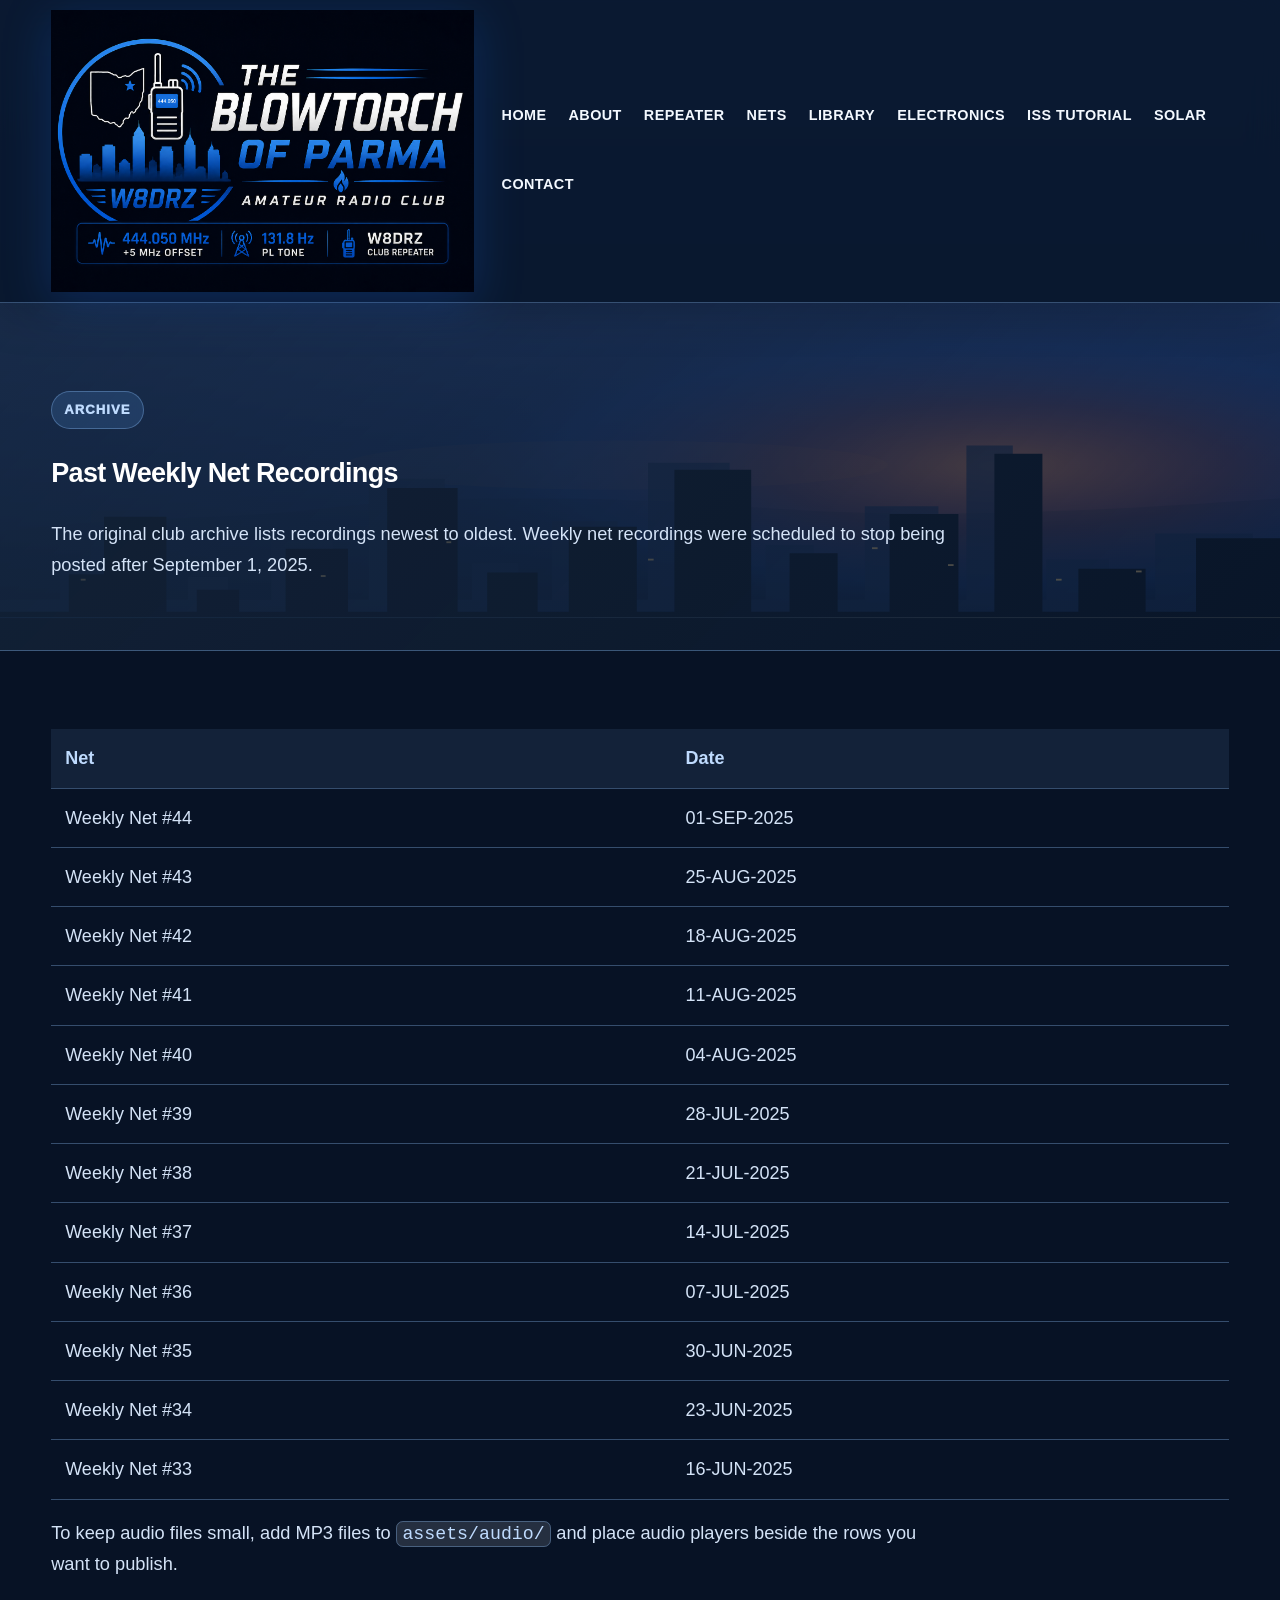
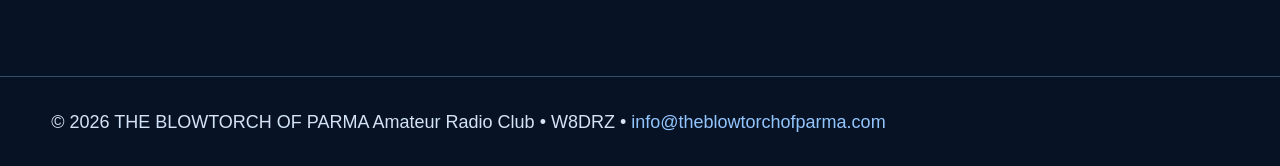
<file: nets.html>
<!doctype html><html lang="en"><head><meta charset="utf-8"><meta name="viewport" content="width=device-width,initial-scale=1"><title>Past Net Recordings | TBOP</title><link rel="stylesheet" href="assets/styles.css"></head><body><header class="topbar"><div class="wrap nav"><a class="brand-logo" href="index.html"><img src="assets/tbop-logo.png" alt="THE BLOWTORCH OF PARMA Amateur Radio Club W8DRZ"></a><nav class="links"><a href="index.html">Home</a><a href="index.html#about">About</a><a href="index.html#repeater">Repeater</a><a href="nets.html">Nets</a><a href="library.html">Library</a><a href="electronics.html">Electronics</a><a href="iss.html">ISS Tutorial</a><a href="solar.html">Solar</a><a href="contact.html">Contact</a></nav></div></header><main><section class="page-hero"><div class="wrap"><span class="badge">Archive</span><h1>Past Weekly Net Recordings</h1><p class="lead">The original club archive lists recordings newest to oldest. Weekly net recordings were scheduled to stop being posted after September 1, 2025.</p></div></section><section class="section"><div class="wrap"><table class="table"><thead><tr><th>Net</th><th>Date</th></tr></thead><tbody><tr><td>Weekly Net #44</td><td>01-SEP-2025</td></tr><tr><td>Weekly Net #43</td><td>25-AUG-2025</td></tr><tr><td>Weekly Net #42</td><td>18-AUG-2025</td></tr><tr><td>Weekly Net #41</td><td>11-AUG-2025</td></tr><tr><td>Weekly Net #40</td><td>04-AUG-2025</td></tr><tr><td>Weekly Net #39</td><td>28-JUL-2025</td></tr><tr><td>Weekly Net #38</td><td>21-JUL-2025</td></tr><tr><td>Weekly Net #37</td><td>14-JUL-2025</td></tr><tr><td>Weekly Net #36</td><td>07-JUL-2025</td></tr><tr><td>Weekly Net #35</td><td>30-JUN-2025</td></tr><tr><td>Weekly Net #34</td><td>23-JUN-2025</td></tr><tr><td>Weekly Net #33</td><td>16-JUN-2025</td></tr></tbody></table><p class="lead">To keep audio files small, add MP3 files to <code>assets/audio/</code> and place audio players beside the rows you want to publish.</p></div></section></main><footer class="footer"><div class="wrap">© 2026 THE BLOWTORCH OF PARMA Amateur Radio Club • W8DRZ • <a href="mailto:info@theblowtorchofparma.com">info@theblowtorchofparma.com</a></div></footer></body></html>
</file>
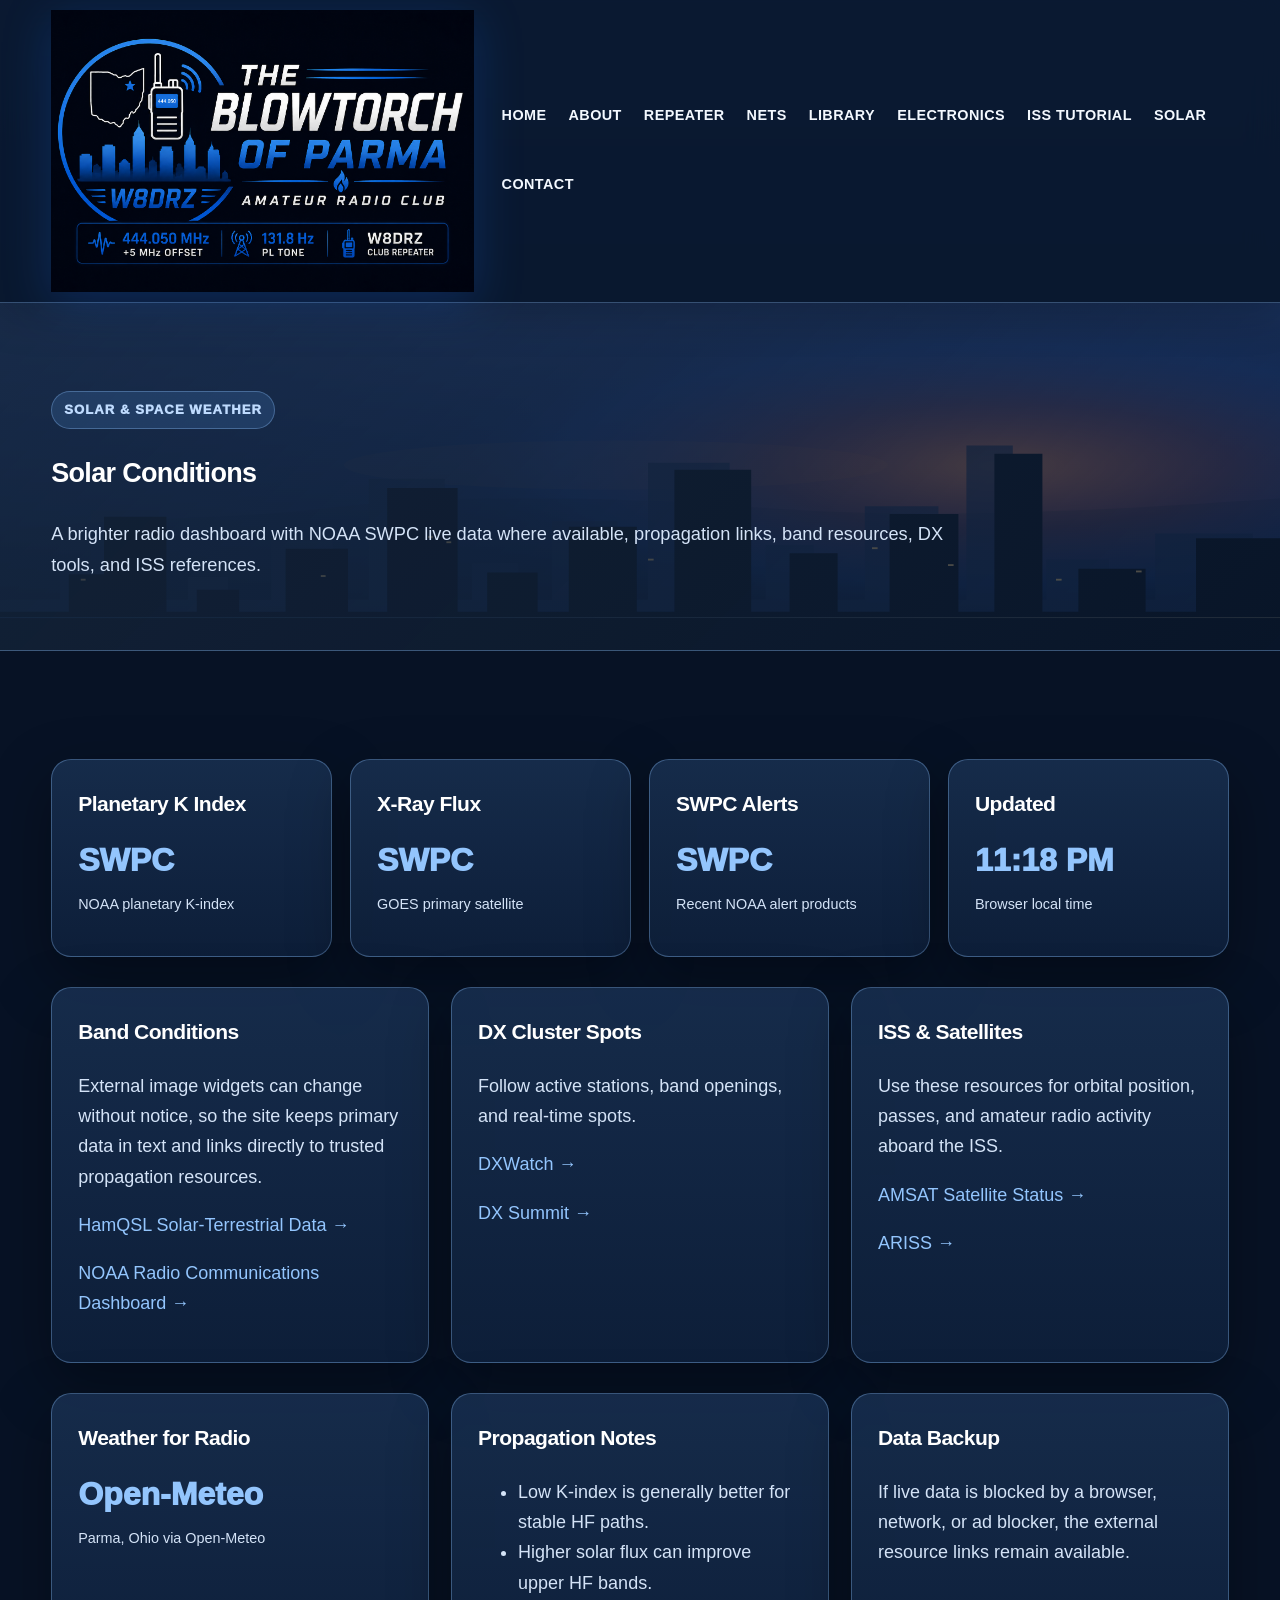
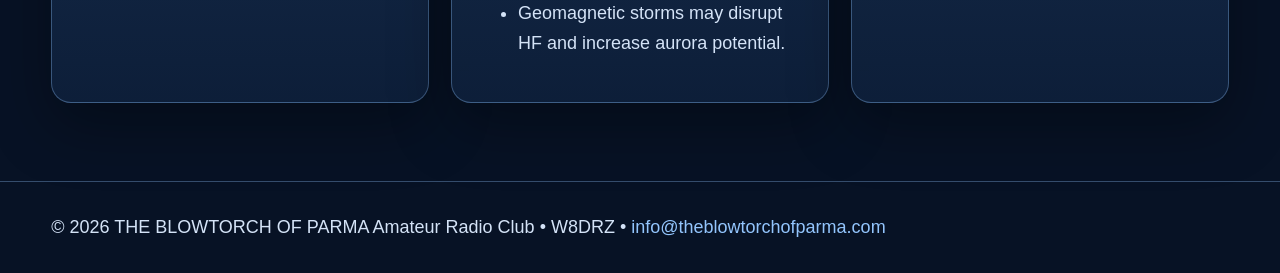
<file: solar.html>
<!doctype html><html lang="en"><head><meta charset="utf-8"><meta name="viewport" content="width=device-width,initial-scale=1"><title>Solar Conditions | THE BLOWTORCH OF PARMA</title><link rel="stylesheet" href="assets/styles.css"></head><body><header class="topbar"><div class="wrap nav"><a class="brand-logo" href="index.html"><img src="assets/tbop-logo.png" alt="THE BLOWTORCH OF PARMA Amateur Radio Club W8DRZ"></a><nav class="links"><a href="index.html">Home</a><a href="index.html#about">About</a><a href="index.html#repeater">Repeater</a><a href="nets.html">Nets</a><a href="library.html">Library</a><a href="electronics.html">Electronics</a><a href="iss.html">ISS Tutorial</a><a href="solar.html">Solar</a><a href="contact.html">Contact</a></nav></div></header><main><section class="page-hero"><div class="wrap"><span class="badge">Solar & Space Weather</span><h1>Solar Conditions</h1><p class="lead">A brighter radio dashboard with NOAA SWPC live data where available, propagation links, band resources, DX tools, and ISS references.</p></div></section><section class="section"><div class="wrap"><div class="widget-grid"><div class="card"><h3>Planetary K Index</h3><div class="solar-value" id="solarK">Loading</div><p class="data-note">NOAA planetary K-index</p></div><div class="card"><h3>X-Ray Flux</h3><div class="solar-value" id="xray">Loading</div><p class="data-note">GOES primary satellite</p></div><div class="card"><h3>SWPC Alerts</h3><div class="solar-value" id="alerts">Loading</div><p class="data-note">Recent NOAA alert products</p></div><div class="card"><h3>Updated</h3><div class="solar-value" id="updated">—</div><p class="data-note">Browser local time</p></div></div><div class="grid"><article class="card"><h3>Band Conditions</h3><p>External image widgets can change without notice, so the site keeps primary data in text and links directly to trusted propagation resources.</p><p><a href="https://www.hamqsl.com/solar.html" target="_blank" rel="noopener">HamQSL Solar-Terrestrial Data →</a></p><p><a href="https://www.swpc.noaa.gov/communities/radio-communications" target="_blank" rel="noopener">NOAA Radio Communications Dashboard →</a></p></article><article class="card"><h3>DX Cluster Spots</h3><p>Follow active stations, band openings, and real-time spots.</p><p><a href="https://www.dxwatch.com/" target="_blank" rel="noopener">DXWatch →</a></p><p><a href="https://www.dxsummit.fi/" target="_blank" rel="noopener">DX Summit →</a></p></article><article class="card"><h3>ISS & Satellites</h3><p>Use these resources for orbital position, passes, and amateur radio activity aboard the ISS.</p><p><a href="https://www.amsat.org/status/" target="_blank" rel="noopener">AMSAT Satellite Status →</a></p><p><a href="https://www.ariss.org/" target="_blank" rel="noopener">ARISS →</a></p></article></div><div class="grid"><article class="card"><h3>Weather for Radio</h3><div class="widget-value" id="solarWeather">Loading</div><p id="solarWeatherMore" class="data-note">Parma, Ohio via Open-Meteo</p></article><article class="card"><h3>Propagation Notes</h3><ul><li>Low K-index is generally better for stable HF paths.</li><li>Higher solar flux can improve upper HF bands.</li><li>Geomagnetic storms may disrupt HF and increase aurora potential.</li></ul></article><article class="card"><h3>Data Backup</h3><p>If live data is blocked by a browser, network, or ad blocker, the external resource links remain available.</p></article></div></div></section></main><footer class="footer"><div class="wrap">© 2026 THE BLOWTORCH OF PARMA Amateur Radio Club • W8DRZ • <a href="mailto:info@theblowtorchofparma.com">info@theblowtorchofparma.com</a></div></footer><script src="assets/solar.js"></script></body></html>
</file>
<file: assets/styles.css>
:root{--bg:#071225;--bg2:#0b1c35;--panel:#15263d;--panel2:#193153;--text:#ffffff;--muted:#d4e3f7;--soft:#eaf3ff;--blue:#2f8cff;--blue2:#60a5fa;--blue3:#93c5fd;--line:rgba(147,197,253,.33);--shadow:0 22px 60px rgba(0,0,0,.34);--radius:20px}*{box-sizing:border-box}html{scroll-behavior:smooth}body{margin:0;font-family:Inter,Segoe UI,Arial,Helvetica,sans-serif;background:linear-gradient(180deg,#0c1f3c,#071225 34rem);color:var(--text);line-height:1.68;font-size:18px}a{color:var(--blue3);text-decoration:none}a:hover{color:white}.wrap{width:min(1320px,92vw);margin:auto}.topbar{position:sticky;top:0;z-index:20;background:rgba(10,25,48,.82);backdrop-filter:blur(18px);border-bottom:1px solid var(--line);box-shadow:0 12px 40px rgba(0,0,0,.18)}.nav{display:flex;align-items:center;gap:28px;padding:10px 0}.brand-logo img{width:clamp(300px,33vw,540px);height:auto;display:block;filter:drop-shadow(0 10px 24px rgba(24,116,255,.2))}.links{margin-left:auto;display:flex;gap:22px;align-items:center;flex-wrap:wrap}.links a{color:#f4f9ff;font-weight:900;font-size:.9rem;text-transform:uppercase;letter-spacing:.03em;padding:10px 0;border-bottom:3px solid transparent}.links a:hover,.links a.active{color:var(--blue3);border-bottom-color:var(--blue2)}.hero{position:relative;min-height:735px;display:grid;align-items:center;background:linear-gradient(90deg,rgba(8,22,44,.72) 0%,rgba(12,32,63,.48) 48%,rgba(17,42,82,.20)),url('skyline.svg') center bottom/cover no-repeat;border-bottom:1px solid var(--line);overflow:hidden}.hero:before{content:"";position:absolute;inset:0;background:linear-gradient(180deg,rgba(255,255,255,.04),rgba(6,16,33,.18) 62%,rgba(7,18,37,.72));pointer-events:none}.hero .wrap{position:relative;z-index:1}.hero-grid{display:grid;grid-template-columns:minmax(0,1fr) 340px;gap:46px;align-items:center}.eyebrow{color:var(--blue3);font-weight:950;letter-spacing:.15em;text-transform:uppercase;text-shadow:0 2px 14px rgba(0,0,0,.45)}h1,h2,h3{letter-spacing:-.025em}.hero h1{font-size:clamp(2.9rem,6.4vw,6.3rem);line-height:.97;margin:14px 0;text-transform:uppercase;text-shadow:0 5px 30px rgba(0,0,0,.42)}.hero h1 span{display:block;color:#60a5fa}.hero p{max-width:740px;font-size:1.22rem;color:#f4f9ff;text-shadow:0 2px 16px rgba(0,0,0,.45)}.cta{display:flex;gap:15px;flex-wrap:wrap;margin-top:30px}.btn{display:inline-flex;align-items:center;gap:9px;padding:14px 20px;border-radius:12px;font-weight:950;border:1px solid var(--line);text-transform:uppercase;font-size:.9rem;letter-spacing:.02em}.primary{background:linear-gradient(135deg,#2563eb,#3b82f6);color:#fff;box-shadow:0 16px 34px rgba(37,99,235,.28)}.primary:hover{background:linear-gradient(135deg,#3b82f6,#60a5fa);color:#fff}.ghost{color:#fff;background:rgba(18,40,74,.45);backdrop-filter:blur(10px)}.glass,.repeater-card,.card,.stat{background:linear-gradient(180deg,rgba(25,49,83,.82),rgba(15,34,62,.80));border:1px solid var(--line);box-shadow:var(--shadow);border-radius:var(--radius)}.repeater-card{padding:30px;text-align:left;backdrop-filter:blur(10px)}.repeater-card h2{font-size:2.5rem;color:var(--blue2);margin:0;line-height:1}.repeater-card strong{font-size:1.1rem}.freq-list{display:grid;gap:16px;margin:24px 0}.freq-item{display:flex;gap:13px;align-items:flex-start;border-top:1px solid var(--line);padding-top:15px}.freq-item b{font-size:1.05rem}.freq-item span:not(.icon){color:var(--muted)}.icon{font-size:1.55rem;color:var(--blue2)}.quick{position:relative;z-index:2;margin-top:-54px}.quick-grid{display:grid;grid-template-columns:repeat(5,1fr);gap:16px}.quick .card{padding:24px}.quick h3{margin:0 0 8px}.quick p{color:var(--muted);margin:0 0 14px}.section{padding:78px 0}.section h1{font-size:clamp(2.5rem,5vw,4.4rem);line-height:1;margin:0 0 12px}.section h2{font-size:clamp(2rem,4vw,3.55rem);line-height:1.05;margin:0 0 14px}.lead{color:var(--muted);font-size:1.14rem;max-width:900px}.grid{display:grid;grid-template-columns:repeat(3,1fr);gap:22px;margin-top:30px}.two{grid-template-columns:1.1fr .9fr}.card{padding:26px}.card:hover{border-color:rgba(147,197,253,.6);box-shadow:0 24px 70px rgba(37,99,235,.18)}.card h3{margin-top:0;color:#fff}.card p,.card li{color:var(--muted)}.badge{display:inline-flex;align-items:center;border:1px solid var(--line);background:rgba(96,165,250,.16);color:#bfdbfe;border-radius:999px;padding:7px 12px;font-weight:950;font-size:.82rem;text-transform:uppercase;letter-spacing:.08em}.notice{border-left:5px solid var(--blue2);padding:19px;background:rgba(96,165,250,.13);border-radius:15px}.footer{border-top:1px solid var(--line);padding:30px 0;color:var(--muted);background:#071225}.page-hero{padding:88px 0 52px;background:linear-gradient(135deg,rgba(21,38,61,.88),rgba(11,28,53,.68)),url('skyline.svg') center bottom/cover no-repeat;border-bottom:1px solid var(--line)}.table{width:100%;border-collapse:collapse}.table th,.table td{border-bottom:1px solid var(--line);padding:14px;text-align:left}.table th{color:#bfdbfe;background:rgba(147,197,253,.09)}.table td{color:var(--muted)}.library-actions{display:flex;gap:14px;flex-wrap:wrap;margin-top:24px}.library-summary .card p{font-size:1.9rem;margin:4px 0 0;color:var(--blue3);font-weight:950}.library-tools{display:flex;align-items:end;justify-content:space-between;gap:24px;margin:42px 0 26px}.search-box{display:grid;gap:8px;min-width:min(420px,100%);font-weight:900;color:var(--blue3)}.search-box input{width:100%;padding:15px 17px;border-radius:14px;border:1px solid var(--line);background:rgba(255,255,255,.10);color:var(--text);font-size:1rem;outline:none}.library-category{margin-top:34px}.library-category h2{font-size:clamp(1.7rem,3vw,2.5rem);padding-bottom:10px;border-bottom:1px solid var(--line)}.library-grid{display:grid;grid-template-columns:repeat(2,1fr);gap:13px}.library-item{display:flex;align-items:center;gap:13px;padding:15px;border:1px solid var(--line);border-radius:16px;background:linear-gradient(180deg,rgba(255,255,255,.10),rgba(255,255,255,.045));color:#fff}.library-item strong{display:block;line-height:1.25}.library-item small{display:block;color:var(--muted);margin-top:4px}.pdf-icon{flex:0 0 auto;display:inline-flex;align-items:center;justify-content:center;width:48px;height:48px;border-radius:13px;background:linear-gradient(135deg,#2563eb,#60a5fa);color:white;font-size:.78rem;font-weight:950}.widget-grid{display:grid;grid-template-columns:repeat(4,1fr);gap:18px;margin-top:30px}.widget-value,.solar-value{font-size:2rem;font-weight:950;color:#93c5fd;line-height:1.08}.widget-label{color:var(--muted);font-size:.94rem;margin-top:6px}.data-note{font-size:.9rem;color:var(--muted)}.feature-icon{font-size:2rem;color:var(--blue2);margin-bottom:8px}.mini-list{display:grid;gap:12px;margin:0;padding:0;list-style:none}.mini-list li{padding-bottom:12px;border-bottom:1px solid var(--line)}.hamqsl{max-width:100%;border-radius:16px;border:1px solid var(--line);background:white}.small{font-size:.92rem;color:var(--muted)}@media(max-width:1100px){.hero-grid,.grid,.two,.quick-grid,.widget-grid{grid-template-columns:1fr 1fr}.links{display:none}.brand-logo img{width:min(82vw,500px)}}@media(max-width:760px){body{font-size:16px}.hero-grid,.grid,.two,.quick-grid,.widget-grid,.library-grid{grid-template-columns:1fr}.quick{margin-top:0}.hero{min-height:620px}.nav{justify-content:center}.hero h1{font-size:2.8rem}.library-tools{display:block}.brand-logo img{width:min(92vw,430px)}}

.drive-library-panel{margin:42px 0 56px;padding:28px;border:1px solid var(--line);border-radius:var(--radius);background:linear-gradient(180deg,rgba(96,165,250,.14),rgba(21,38,61,.72));box-shadow:var(--shadow)}
.drive-controls{display:grid;grid-template-columns:1.2fr .8fr;gap:14px;align-items:end;min-width:min(620px,100%)}
.search-box select{width:100%;padding:15px 17px;border-radius:14px;border:1px solid var(--line);background:rgba(255,255,255,.10);color:var(--text);font-size:1rem;outline:none}
.drive-library-grid{display:grid;grid-template-columns:repeat(2,1fr);gap:13px;margin-top:22px}.drive-file{display:flex;align-items:center;gap:13px;padding:16px;border:1px solid var(--line);border-radius:16px;background:linear-gradient(180deg,rgba(255,255,255,.12),rgba(255,255,255,.055));color:#fff}.drive-file strong{display:block;line-height:1.25}.drive-file small,.drive-file em{display:block;color:var(--muted);margin-top:4px;font-style:normal}.drive-file:hover{border-color:rgba(147,197,253,.7);background:rgba(96,165,250,.16)}code{background:rgba(255,255,255,.12);border:1px solid var(--line);padding:.12rem .35rem;border-radius:7px;color:#bfdbfe}@media(max-width:900px){.drive-controls,.drive-library-grid{grid-template-columns:1fr}}
</file>
